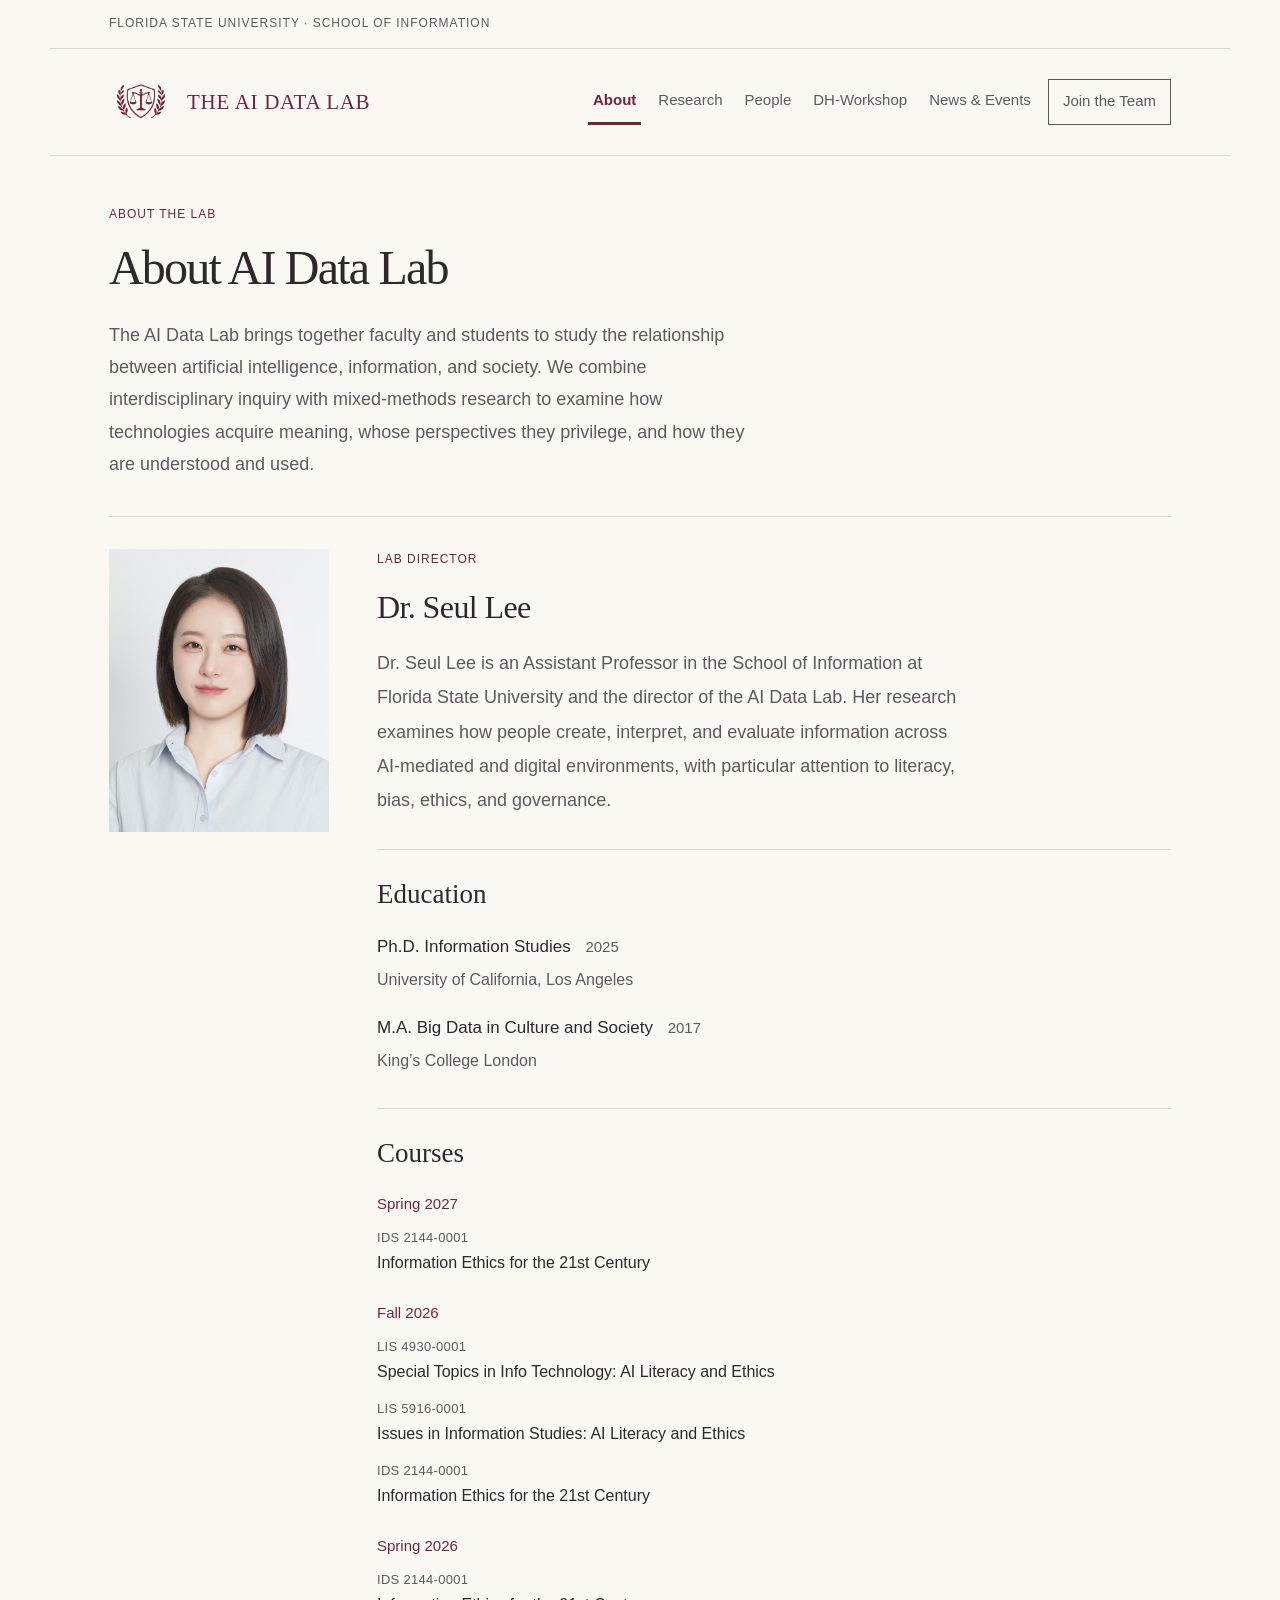
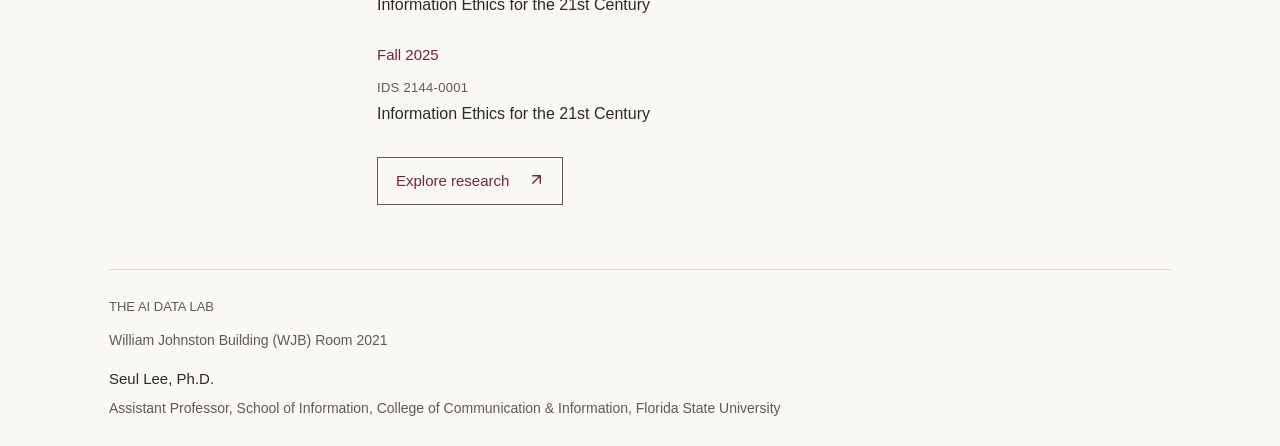
<file: about.html>
<!doctype html>
<html lang="en"><head><meta charset="utf-8"><meta name="viewport" content="width=device-width, initial-scale=1"><meta name="description" content="AI Data Lab at Florida State University: interdisciplinary research on AI, literacy, ethics, governance, and society."><meta name="color-scheme" content="light dark"><title>Seul Lee, Ph.D. | AI Data Lab, Florida State University</title><link rel="icon" href="[data-uri]" type="image/png"><style>
#adl-preview{--adl-paper:light-dark(#faf8f3,#1e1b1b);--adl-ink:light-dark(#30272a,#f6eeea);--adl-wine:light-dark(#6f263d,#e2acbb);--adl-muted:light-dark(#71666a,#bdb0b4);--adl-rule:light-dark(#ddd5ce,#4b3d42);--adl-panel:light-dark(#f0ece5,#2c2528);--adl-gold:light-dark(#9a783e,#d6b878);color-scheme:light dark;background:var(--adl-paper);color:var(--adl-ink);font:15px/1.65 Arial,Helvetica,sans-serif;min-width:0}
#adl-preview *{box-sizing:border-box}#adl-preview h1,#adl-preview h2,#adl-preview h3,#adl-preview p{margin:0}#adl-preview button,#adl-preview a{font:inherit}#adl-preview button{cursor:auto}#adl-preview a{color:inherit}#adl-preview button:focus-visible,#adl-preview a:focus-visible{outline:2px solid var(--adl-gold);outline-offset:5px}#adl-preview .adl-top{padding:12px 5%;border-bottom:1px solid var(--adl-rule);font-size:10px;letter-spacing:2px;text-transform:uppercase;color:var(--adl-muted)}#adl-preview .adl-header{padding:22px 5%;display:flex;align-items:center;justify-content:space-between;gap:24px;border-bottom:1px solid var(--adl-rule)}#adl-preview .adl-brand{border:0;background:none;color:var(--adl-wine);display:flex;align-items:center;gap:12px;text-align:left;padding:0}#adl-preview .adl-mark{font-family:Georgia,serif;font-style:italic;font-size:34px;border:1px solid var(--adl-wine);width:44px;height:46px;display:grid;place-items:center;line-height:1}#adl-preview .adl-brand strong{font-size:16px;font-weight:500;letter-spacing:1px}#adl-preview .adl-brand small{display:block;font-size:10px;letter-spacing:1px;color:var(--adl-muted)}#adl-preview nav{display:flex;gap:22px;flex-wrap:wrap;align-items:center}#adl-preview nav button{padding:6px 0;background:none;border:0;border-bottom:1px solid transparent;color:var(--adl-muted);font-size:12px}#adl-preview nav button[aria-current="page"]{color:var(--adl-wine);border-bottom-color:var(--adl-wine)}#adl-preview nav button.adl-nav-join{padding:8px 14px;border:1px solid var(--adl-rule);color:var(--adl-ink)}#adl-preview .adl-hero{display:grid;grid-template-columns:1.15fr 1fr;align-items:center;gap:40px;padding:64px 5% 58px}#adl-preview .adl-eyebrow{font-size:10px;letter-spacing:2px;text-transform:uppercase;color:var(--adl-wine);display:block;margin-bottom:22px}#adl-preview h1{font:400 clamp(35px,5.1vw,61px)/1.09 Georgia,serif;letter-spacing:-1.8px}#adl-preview h1 em{font-weight:400;color:var(--adl-wine)}#adl-preview .adl-lead{max-width:470px;color:var(--adl-muted);font-size:15px;margin-top:24px;line-height:1.8}#adl-preview .adl-actions{display:flex;flex-wrap:wrap;gap:12px;margin-top:28px;align-items:center}#adl-preview .adl-action{border:1px solid var(--adl-wine);background:var(--adl-wine);color:var(--adl-paper);padding:12px 19px;font-size:12px;text-decoration:none;display:inline-flex;align-items:center;gap:20px}#adl-preview .adl-action.secondary{background:none;color:var(--adl-wine);border-color:var(--adl-rule)}#adl-preview .adl-art{padding:24px;background:var(--adl-panel);border-top:2px solid var(--adl-gold)}#adl-preview .adl-art img{width:100%;height:auto;display:block;background:#fff}#adl-preview .adl-art-label{display:flex;justify-content:space-between;gap:20px;margin-top:18px;font-size:9px;letter-spacing:1.2px;text-transform:uppercase;color:var(--adl-muted)}#adl-preview .adl-bar{border-block:1px solid var(--adl-rule);margin:0 5%;padding:17px 0;display:flex;gap:20px;justify-content:space-between;flex-wrap:wrap;font-size:10px;letter-spacing:1.5px;text-transform:uppercase;color:var(--adl-muted)}#adl-preview .adl-section{padding:48px 5%}#adl-preview .adl-section-head{display:flex;justify-content:space-between;align-items:end;gap:20px;margin-bottom:28px}#adl-preview h2{font:400 32px/1.2 Georgia,serif;letter-spacing:-.6px}#adl-preview .adl-textlink{border:0;background:none;color:var(--adl-wine);padding:0;font-size:12px;text-decoration:underline;text-underline-offset:5px}#adl-preview .adl-areas{display:grid;grid-template-columns:repeat(3,minmax(0,1fr));gap:28px}#adl-preview .adl-area{padding-top:18px;border-top:1px solid var(--adl-rule)}#adl-preview .adl-area i{color:var(--adl-gold);font-style:normal;font-size:11px;letter-spacing:1px}#adl-preview h3{font:400 21px/1.3 Georgia,serif;margin:14px 0 12px}#adl-preview .adl-area p,#adl-preview .adl-project p{font-size:13px;color:var(--adl-muted);line-height:1.75}#adl-preview .adl-projects{background:var(--adl-panel)}#adl-preview .adl-project{display:grid;grid-template-columns:1fr 1.1fr auto;align-items:center;gap:25px;padding:24px 0;border-top:1px solid var(--adl-rule)}#adl-preview .adl-project h3{margin:0;font-size:22px}#adl-preview .adl-project .adl-tag{font-size:9px;color:var(--adl-wine);text-transform:uppercase;letter-spacing:1.5px;margin-bottom:8px;display:block}#adl-preview .adl-invite{margin:44px 5%;padding:32px;border-left:2px solid var(--adl-gold);display:flex;align-items:center;justify-content:space-between;gap:24px}#adl-preview .adl-invite p{margin-top:10px;color:var(--adl-muted);font-size:13px;max-width:510px}#adl-preview footer{margin:0 5%;padding:25px 0;border-top:1px solid var(--adl-rule);display:flex;justify-content:space-between;gap:20px;font-size:11px;color:var(--adl-muted)}#adl-preview .adl-inner{padding:54px 5% 64px;min-height:500px}#adl-preview .adl-inner h1{font-size:48px}#adl-preview .adl-inner .adl-lead{max-width:650px;margin-bottom:36px}#adl-preview .adl-bio{display:grid;grid-template-columns:190px 1fr;gap:38px;margin-top:35px}#adl-preview .adl-bio img{width:100%;height:auto}#adl-preview .adl-bio p{color:var(--adl-muted);max-width:600px}#adl-preview .adl-email{overflow-wrap:anywhere;font-size:22px;color:var(--adl-wine)}#adl-preview [hidden]{display:none!important}
@media(max-width:720px){#adl-preview .adl-header{align-items:flex-start;flex-direction:column;gap:18px}#adl-preview nav{gap:18px}#adl-preview .adl-hero{grid-template-columns:1fr;padding-block:38px;gap:30px}#adl-preview h1{font-size:46px}#adl-preview .adl-art{max-width:430px}#adl-preview .adl-areas{grid-template-columns:1fr;gap:22px}#adl-preview .adl-project{grid-template-columns:1fr;gap:10px}#adl-preview .adl-project>span{display:none}#adl-preview .adl-invite{margin-block:20px;display:block;padding:24px}#adl-preview .adl-invite .adl-action{margin-top:22px}#adl-preview .adl-section-head{align-items:start;flex-direction:column}#adl-preview .adl-bio{grid-template-columns:1fr}#adl-preview .adl-bio img{max-width:190px}#adl-preview footer{flex-direction:column}#adl-preview .adl-inner h1{font-size:38px}}
#adl-preview{position:relative;font-size:16px;--adl-muted:light-dark(#62575b,#d0c2c7);--adl-gold:light-dark(#80602d,#d6b878)}
#adl-preview .adl-top{font-size:12px;letter-spacing:1px;padding-block:14px}
#adl-preview .adl-header{gap:24px;padding-block:18px}
#adl-preview .adl-brand{gap:14px;min-height:64px}
#adl-preview .adl-emblem{width:64px;height:70px;object-fit:contain;background:#faf8f3;border-radius:3px;padding:3px;flex-shrink:0}
#adl-preview .adl-brand strong{font-family:Georgia,serif;font-size:21px;letter-spacing:.7px;line-height:1.25;display:block}
#adl-preview .adl-brand small{font-size:12px;letter-spacing:.5px;margin-top:5px}
#adl-preview nav{gap:14px}
#adl-preview nav button{min-height:44px;font-size:14px;padding:9px 5px}
#adl-preview nav button.adl-nav-join{padding:9px 14px;border-color:var(--adl-muted)}
#adl-preview nav button[aria-current="page"]{border-bottom:3px solid var(--adl-wine);font-weight:600}
#adl-preview .adl-eyebrow{font-size:12px;letter-spacing:1.2px;margin-bottom:18px}
#adl-preview .adl-lead{font-size:17px;line-height:1.8}
#adl-preview .adl-action{min-height:48px;font-size:15px;padding:11px 18px;justify-content:center}
#adl-preview .adl-action.secondary{border-color:var(--adl-muted)}
#adl-preview .adl-bar{font-size:12px;letter-spacing:1px;gap:16px}
#adl-preview .adl-textlink{font-size:15px;min-height:44px;text-align:left;padding-block:8px}
#adl-preview .adl-area i,#adl-preview .adl-project .adl-tag{font-size:12px;letter-spacing:1px}
#adl-preview .adl-area p,#adl-preview .adl-project p,#adl-preview .adl-invite p{font-size:16px;line-height:1.8}
#adl-preview .adl-art{background:var(--adl-panel);padding:32px;text-align:center;display:flex;align-items:center;flex-direction:column;gap:20px}
#adl-preview .adl-art .adl-hero-crest{width:180px;height:180px;object-fit:contain;background:#faf8f3;border-radius:50%;padding:20px}
#adl-preview .adl-art-wordmark{font:400 29px/1.2 Georgia,serif;letter-spacing:1px;color:var(--adl-wine)}
#adl-preview .adl-art-label{display:block;margin:0;font-size:12px;line-height:1.7;letter-spacing:1px}
#adl-preview footer{font-size:13px;line-height:1.8}
#adl-preview :is(button,a):focus-visible{outline:3px solid var(--adl-wine);outline-offset:4px;box-shadow:0 0 0 6px var(--adl-paper)}
#adl-preview .adl-skip{position:absolute;top:8px;left:5%;z-index:10;transform:translateY(-180%);padding:12px 18px;background:var(--adl-paper);color:var(--adl-ink);border:2px solid var(--adl-wine);font-size:16px}
#adl-preview .adl-skip:focus{transform:none}
#adl-preview .adl-sr{position:absolute;width:1px;height:1px;padding:0;margin:-1px;overflow:hidden;clip-path:inset(50%);white-space:nowrap;border:0}
#adl-preview .adl-inner a:not(.adl-action){text-decoration:underline;text-underline-offset:4px;display:inline-block;min-height:44px;padding-block:5px}
#adl-preview .adl-email{font-size:clamp(18px,3vw,24px)}
@media(max-width:800px){#adl-preview .adl-header{align-items:flex-start;flex-direction:column;gap:12px}#adl-preview nav{width:100%;gap:5px 16px}#adl-preview .adl-hero{grid-template-columns:1fr;padding-block:38px}#adl-preview .adl-art{max-width:100%;width:100%}}
@media(max-width:420px){#adl-preview .adl-brand strong{font-size:19px}#adl-preview .adl-emblem{width:54px;height:60px}#adl-preview nav{gap:4px 10px}#adl-preview nav button{font-size:14px}#adl-preview h1{font-size:38px;letter-spacing:-1px}#adl-preview .adl-actions{align-items:stretch;flex-direction:column}#adl-preview .adl-inner{padding-top:36px}#adl-preview .adl-art-wordmark{font-size:25px}}
@media(prefers-reduced-motion:reduce){#adl-preview *,#adl-preview *::before,#adl-preview *::after{animation:none!important;transition:none!important;scroll-behavior:auto!important}}
@media(forced-colors:active){#adl-preview :is(button,a):focus-visible{outline:3px solid Highlight;box-shadow:none}#adl-preview nav button[aria-current="page"]{border-bottom:3px solid Highlight}#adl-preview .adl-action{border:2px solid ButtonText}}

#adl-preview .adl-project{grid-template-columns:1fr 1.15fr auto}#adl-preview .adl-project>button{white-space:nowrap}#adl-preview .adl-art{border:1px solid var(--adl-rule);border-top:2px solid var(--adl-gold)}#adl-preview .adl-art-wordmark{font-size:25px}#adl-preview .adl-hero{padding-block:50px}#adl-preview .adl-hero h1{font-size:clamp(44px,6vw,72px)}#adl-preview .adl-project h3{font-size:24px}#adl-preview .adl-area h3{margin-top:0}
@media(max-width:720px){#adl-preview .adl-project{grid-template-columns:1fr}#adl-preview .adl-project>button{justify-self:start}#adl-preview .adl-hero h1{font-size:44px}}
#adl-preview .adl-research-entry{display:grid;grid-template-columns:1fr 1.15fr;gap:40px;padding:34px 0;border-top:1px solid var(--adl-rule);scroll-margin-top:20px}
#adl-preview .adl-research-heading h2{font-size:28px;line-height:1.3}
#adl-preview .adl-research-heading .adl-eyebrow{margin-bottom:16px;line-height:1.7}
#adl-preview .adl-research-body>p{font-size:16px;line-height:1.8;color:var(--adl-muted);margin-bottom:18px}
#adl-preview details{border-top:1px solid var(--adl-rule)}
#adl-preview summary{min-height:48px;padding:12px 2px;font-size:14px;line-height:1.6;color:var(--adl-wine);text-decoration:underline;text-underline-offset:4px}
#adl-preview summary:focus-visible{outline:3px solid var(--adl-wine);outline-offset:4px}
#adl-preview .adl-citation{padding:6px 0 12px;font-size:14px;line-height:1.8;color:var(--adl-muted);overflow-wrap:anywhere}
#adl-preview .adl-citation a{font-size:14px;color:var(--adl-wine);margin-top:12px}
#adl-preview .adl-research-bottom{padding:32px 0;border-top:1px solid var(--adl-rule)}
#adl-preview .adl-research-bottom p{color:var(--adl-muted);margin:16px 0 24px;max-width:680px;font-size:16px;line-height:1.8}
#adl-preview .adl-home-ongoing{padding-top:36px;border-top:1px solid var(--adl-rule)}
#adl-preview .adl-home-projects{display:grid;grid-template-columns:1fr 1fr;gap:0 32px;margin-top:22px}
#adl-preview .adl-home-project{padding:22px 0;border-top:1px solid var(--adl-rule)}
#adl-preview .adl-home-project h3{font-size:23px;margin:0 0 12px}
#adl-preview .adl-home-project p{font-size:15px;color:var(--adl-muted);margin-bottom:12px}
@media(max-width:720px){#adl-preview .adl-research-entry{grid-template-columns:1fr;gap:20px}#adl-preview .adl-research-heading h2{font-size:26px}#adl-preview .adl-home-projects{grid-template-columns:1fr}}

/* Final reading rhythm. Edit colors in the variables at the start of site.css. */
html{scroll-behavior:smooth;scroll-padding-top:24px}body{margin:0;background:#faf8f3}#adl-preview{max-width:1180px;margin-inline:auto;font-size:18px}#adl-preview .adl-lead{max-width:62ch;font-size:18px;line-height:1.8}#adl-preview .adl-hero{grid-template-columns:1.25fr .85fr;gap:48px;padding-block:58px}#adl-preview .adl-art{padding:28px}#adl-preview .adl-art .adl-hero-crest{width:160px;height:160px}#adl-preview .adl-section{padding-block:52px}#adl-preview .adl-areas{gap:34px}#adl-preview .adl-area p,#adl-preview .adl-project p,#adl-preview .adl-home-project p,#adl-preview .adl-invite p,#adl-preview .adl-bio p{font-size:17px;line-height:1.85;max-width:65ch}#adl-preview .adl-area h3{font-size:25px;line-height:1.35;margin-bottom:18px}#adl-preview .adl-bar{line-height:1.8}#adl-preview .adl-project{padding-block:30px;gap:32px}#adl-preview .adl-project h3{font-size:25px;line-height:1.4}#adl-preview .adl-inner{padding-top:48px}#adl-preview .adl-research-entry{grid-template-columns:minmax(0,.9fr) minmax(0,1.1fr);gap:48px;padding-block:42px}#adl-preview .adl-research-heading h2{font-size:30px;line-height:1.35}#adl-preview .adl-research-body>p{font-size:18px;line-height:1.85;max-width:58ch}#adl-preview .adl-citation{font-size:16px;line-height:1.85}#adl-preview .adl-citation a,#adl-preview summary{font-size:16px}#adl-preview summary{padding-block:16px}#adl-preview .adl-home-projects{gap:0 42px}#adl-preview .adl-home-project{padding-block:30px}#adl-preview .adl-home-project h3{font-size:25px;line-height:1.4}#adl-preview .adl-eyebrow{line-height:1.7;letter-spacing:1px}#adl-preview .adl-project>span{display:none}#adl-preview a.adl-brand{text-decoration:none}#adl-preview nav a{display:inline-flex;align-items:center;min-height:46px;padding:8px 5px;color:var(--adl-muted);font-size:15px;text-decoration:none;border-bottom:3px solid transparent}#adl-preview nav a[aria-current=page]{color:var(--adl-wine);border-bottom-color:var(--adl-wine);font-weight:600}#adl-preview nav .adl-nav-join{padding:8px 14px;border:1px solid var(--adl-muted)}#adl-preview a.adl-textlink{display:inline-flex;align-items:center;min-height:46px;line-height:1.6}#adl-preview .adl-people{margin-top:48px;padding-top:32px;border-top:1px solid var(--adl-rule)}#adl-preview .adl-people p{max-width:66ch;font-size:17px;line-height:1.85;color:var(--adl-muted);margin-top:16px}#adl-preview .adl-logo-background{background:#faf8f3}#adl-preview .adl-action span{white-space:nowrap}#adl-preview .adl-skip{position:absolute;clip-path:inset(100%);transform:none}#adl-preview .adl-skip:focus{clip-path:none}#adl-preview .adl-main:focus{outline:none}#adl-preview a,#adl-preview button,#adl-preview summary{touch-action:manipulation;overflow-wrap:anywhere}#adl-preview [id]{scroll-margin-top:28px}#adl-preview .adl-research-list{margin-top:40px}#adl-preview .adl-section-head{margin-bottom:32px}#adl-preview .adl-inner .adl-bio h2{font-size:32px}
@media(max-width:850px){#adl-preview .adl-hero,#adl-preview .adl-research-entry{grid-template-columns:1fr}#adl-preview .adl-art{max-width:430px;justify-self:start;width:100%}#adl-preview .adl-areas{grid-template-columns:1fr}#adl-preview .adl-area{padding-top:24px}#adl-preview .adl-area p{max-width:65ch}#adl-preview .adl-area h3 br{display:none}#adl-preview .adl-research-entry{gap:22px}#adl-preview .adl-project{grid-template-columns:1fr;gap:15px}#adl-preview .adl-project>a{justify-self:start}}
@media(max-width:520px){#adl-preview .adl-top{font-size:12px;padding-inline:6%}#adl-preview .adl-header,#adl-preview .adl-inner,#adl-preview .adl-section,#adl-preview .adl-hero{padding-inline:6%}#adl-preview h2{font-size:28px}#adl-preview .adl-research-heading h2{font-size:27px}#adl-preview .adl-home-projects{grid-template-columns:1fr}#adl-preview .adl-bio{grid-template-columns:1fr}#adl-preview .adl-inner h1{font-size:40px}#adl-preview nav{gap:4px 12px}#adl-preview .adl-brand strong{font-size:19px}#adl-preview .adl-invite{margin-inline:6%;padding-inline:20px}#adl-preview .adl-research-entry br{display:none}}
@media(prefers-reduced-motion:reduce){html{scroll-behavior:auto}}
@media(prefers-color-scheme:dark){body{background:#1e1b1b}}
@media print{body,#adl-preview{background:#fff!important;color:#000!important}#adl-preview nav,#adl-preview .adl-skip{display:none}#adl-preview{max-width:none}#adl-preview .adl-research-entry{break-inside:avoid}#adl-preview details{display:block}#adl-preview details>*{display:block}#adl-preview a{color:inherit}}

/* People: open editorial columns, consistent portraits, short readable biographies. */
#adl-preview .adl-people-page{padding-bottom:20px}
#adl-preview .adl-people-intro{max-width:760px;margin-bottom:54px}
#adl-preview .adl-people-intro .adl-lead{margin-bottom:0}
#adl-preview .adl-roster-heading{padding-top:28px;border-top:1px solid var(--adl-rule);display:flex;justify-content:space-between;align-items:baseline;gap:24px;margin-bottom:32px}
#adl-preview .adl-roster-heading h2{font:400 25px/1.4 Georgia,serif}
#adl-preview .adl-roster-heading>p{font-size:13px;line-height:1.7;color:var(--adl-muted);max-width:270px}
#adl-preview .adl-student-grid{display:grid;grid-template-columns:repeat(3,minmax(0,1fr));gap:34px}
#adl-preview .adl-student{min-width:0}
#adl-preview .adl-student-photo{position:relative;aspect-ratio:4/5;overflow:hidden;background:var(--adl-panel)}
#adl-preview .adl-student-photo img{position:absolute;top:0;width:300%;height:100%;max-width:none;object-fit:cover}
#adl-preview .adl-demo-left{left:0}#adl-preview .adl-demo-middle{left:-100%}#adl-preview .adl-demo-right{left:-200%}
#adl-preview .adl-student-copy{padding-top:24px}
#adl-preview .adl-profile-type{font-size:12px;line-height:1.6;color:var(--adl-muted);margin-bottom:8px}
#adl-preview .adl-student h3{font:400 29px/1.3 Georgia,serif;margin:0 0 8px;letter-spacing:-.3px}
#adl-preview .adl-student-role{font-size:15px;color:var(--adl-wine);line-height:1.6}
#adl-preview .adl-student-field{font-size:14px;color:var(--adl-muted);margin-top:3px}
#adl-preview .adl-student-description{font-size:17px;line-height:1.85;color:var(--adl-ink);margin-top:20px;max-width:35ch}
#adl-preview .adl-student-interest{margin-top:24px;padding-top:18px;border-top:1px solid var(--adl-rule);font-size:15px;line-height:1.7;color:var(--adl-ink)}
#adl-preview .adl-student-interest span{display:block;font-size:12px;color:var(--adl-muted);margin-bottom:4px}
#adl-preview .adl-team-join{display:grid;grid-template-columns:1fr 1.35fr;gap:48px;margin-top:64px;padding:42px 0;border-top:2px solid var(--adl-wine)}
#adl-preview .adl-team-join h2{font-size:39px}
#adl-preview .adl-team-join p{font-size:18px;line-height:1.85;color:var(--adl-muted);max-width:52ch;margin-bottom:24px}
#adl-preview .adl-team-join .adl-textlink{margin-left:20px}
#adl-preview .adl-bio{grid-template-columns:220px minmax(0,1fr);gap:48px;padding-top:32px;border-top:1px solid var(--adl-rule);align-items:start}
#adl-preview .adl-bio>img{width:100%;aspect-ratio:4/5;object-fit:cover;object-position:center 20%}
#adl-preview .adl-bio p{font-size:18px;line-height:1.9;max-width:58ch}
#adl-preview nav{gap:12px}
@media(max-width:900px){#adl-preview .adl-roster-heading{align-items:flex-start;flex-direction:column;gap:8px}#adl-preview .adl-roster-heading>p{max-width:none}#adl-preview .adl-student-grid{gap:24px}#adl-preview .adl-student h3{font-size:25px}#adl-preview .adl-team-join{grid-template-columns:1fr;gap:20px}}
@media(max-width:650px){#adl-preview .adl-student-grid{grid-template-columns:1fr;gap:38px}#adl-preview .adl-student{display:grid;grid-template-columns:120px minmax(0,1fr);gap:22px}#adl-preview .adl-student-copy{padding:0}#adl-preview .adl-student-description{grid-column:1/-1;font-size:16px}#adl-preview .adl-student h3{font-size:26px}#adl-preview .adl-student-interest{margin-top:16px}#adl-preview .adl-bio{grid-template-columns:1fr;gap:24px}#adl-preview .adl-bio>img{max-width:220px}#adl-preview .adl-team-join{margin-top:42px}#adl-preview .adl-team-join .adl-textlink{margin:14px 0 0;display:flex}}
@media(max-width:400px){#adl-preview .adl-student{grid-template-columns:1fr}#adl-preview .adl-student-photo{max-width:100%;aspect-ratio:4/3}#adl-preview .adl-student-photo img{object-position:center 25%}#adl-preview .adl-student-grid{gap:44px}}

#adl-preview .adl-student-photo img.adl-real-portrait{left:0;width:100%;height:100%;object-fit:cover;object-position:center top}
#adl-preview .adl-student-photo img{object-position:center 20%}

#adl-preview .adl-feature-icon{width:44px;height:44px;color:var(--adl-wine);margin-bottom:24px;display:block}
#adl-preview .adl-feature-icon svg{display:block;width:100%;height:100%;stroke:currentColor;fill:none;stroke-width:1.4;stroke-linecap:round;stroke-linejoin:round}
#adl-preview .adl-areas h3{font-size:25px;line-height:1.35}#adl-preview .adl-areas p{font-size:17px;line-height:1.75;max-width:34ch}
#adl-preview .adl-projects .adl-project{grid-template-columns:64px 1fr auto;gap:24px;padding-block:26px}
#adl-preview .adl-projects .adl-project .adl-feature-icon{margin:0;width:44px;height:44px}
#adl-preview .adl-projects .adl-project h3{font-size:25px;margin-bottom:8px}
#adl-preview .adl-projects .adl-project p{font-size:16px;line-height:1.7;max-width:55ch}
#adl-preview .adl-home-project .adl-feature-icon{width:34px;height:34px;margin-bottom:18px}
#adl-preview .adl-home-project h3{font-size:24px}
#adl-preview .adl-team-preview{padding:48px 5%;border-top:1px solid var(--adl-rule)}
#adl-preview .adl-team-preview-grid{display:grid;grid-template-columns:repeat(3,minmax(0,1fr));gap:24px}
#adl-preview .adl-team-preview-grid .adl-student-photo{aspect-ratio:1/1}
#adl-preview .adl-team-preview-grid p{font-size:14px;color:var(--adl-muted);margin-top:12px}
#adl-preview .adl-research-heading .adl-feature-icon{width:36px;height:36px;margin-bottom:18px}
#adl-preview .adl-hero .adl-lead{max-width:45ch;font-size:20px;line-height:1.75}
#adl-preview .adl-roster-heading>p{font-size:12px}
@media(max-width:650px){#adl-preview .adl-projects .adl-project{grid-template-columns:44px minmax(0,1fr);gap:16px}#adl-preview .adl-projects .adl-project>a{grid-column:2}#adl-preview .adl-team-preview-grid{gap:12px}#adl-preview .adl-team-preview{padding-inline:6%}#adl-preview .adl-team-preview-grid p{font-size:12px}}

#adl-preview .adl-projects .adl-project>.adl-feature-icon{display:block}#adl-preview .adl-projects .adl-project>div{min-width:0}
/* Larger section icons; retain comfortable mobile proportions. */
#adl-preview .adl-feature-icon{width:72px;height:72px;margin-bottom:26px;flex-shrink:0}
#adl-preview .adl-projects .adl-project{grid-template-columns:92px minmax(0,1fr) auto;gap:28px}
#adl-preview .adl-projects .adl-project .adl-feature-icon{width:72px;height:72px;margin:0}
#adl-preview .adl-home-project .adl-feature-icon{width:60px;height:60px;margin-bottom:22px}
#adl-preview .adl-research-heading .adl-feature-icon{width:60px;height:60px;margin-bottom:22px}
#adl-preview .adl-feature-icon>svg{width:100%;height:100%;display:block}
@media(max-width:650px){#adl-preview .adl-feature-icon{width:60px;height:60px}#adl-preview .adl-projects .adl-project{grid-template-columns:64px minmax(0,1fr);gap:20px}#adl-preview .adl-projects .adl-project .adl-feature-icon{width:56px;height:56px}#adl-preview .adl-home-project .adl-feature-icon,#adl-preview .adl-research-heading .adl-feature-icon{width:52px;height:52px}}

#adl-preview .adl-photo-empty{background:transparent;border:1px solid var(--adl-rule)}#adl-preview .adl-student-description+.adl-student-description{margin-top:14px}#adl-preview .adl-team-preview-grid .adl-team-name{font:400 20px/1.5 Georgia,serif;color:var(--adl-ink);margin-top:16px}

#adl-preview .adl-project-team{font-size:15px;line-height:1.8;color:var(--adl-muted);margin:18px 0 24px}#adl-preview .adl-project-team strong{font-weight:500}#adl-preview .adl-project-team a{color:var(--adl-wine);text-underline-offset:4px}#adl-preview .adl-student-interest a{color:var(--adl-wine);display:inline-block;min-height:44px;padding-block:7px}

#adl-preview .adl-bio>img{height:auto;aspect-ratio:auto;object-fit:contain}#adl-preview .adl-bio{align-items:start}

#adl-preview .adl-footer-name{margin-top:12px;font-size:15px;color:var(--adl-ink)}#adl-preview .adl-footer-affiliation{max-width:78ch;margin-top:4px;font-size:14px;line-height:1.8;color:var(--adl-muted)}
#adl-preview .adl-academic-section{margin-top:32px;padding-top:26px;border-top:1px solid var(--adl-rule)}
#adl-preview .adl-academic-section h3{font:400 27px/1.35 Georgia,serif;color:var(--adl-ink);margin:0 0 20px}
#adl-preview .adl-education-list{margin:0;display:grid;gap:20px}
#adl-preview .adl-education-list dt{font-size:17px;font-weight:500;line-height:1.7;color:var(--adl-ink)}
#adl-preview .adl-education-list dt span{font-size:15px;color:var(--adl-muted);margin-left:10px;white-space:nowrap}
#adl-preview .adl-education-list dd{margin:4px 0 0;font-size:16px;line-height:1.8;color:var(--adl-muted)}
#adl-preview .adl-term+.adl-term{margin-top:22px}
#adl-preview .adl-term h4{font-size:15px;font-weight:500;color:var(--adl-wine);margin:0 0 9px;line-height:1.7}
#adl-preview .adl-term ul{list-style:none;padding:0;margin:0;display:grid;gap:10px}
#adl-preview .adl-term li{font-size:16px;line-height:1.8;color:var(--adl-ink);max-width:58ch}
#adl-preview .adl-course-code{display:block;font-size:13px;letter-spacing:.3px;color:var(--adl-muted)}
#adl-preview footer .adl-footer-office{font-size:14px;line-height:1.8;margin-top:9px;color:var(--adl-muted)}

#adl-preview footer .adl-footer-affiliation{max-width:none;font-size:clamp(12px,1.15vw,14px);white-space:nowrap;line-height:1.8}#adl-preview footer>div{max-width:100%;min-width:0}@media(max-width:850px){#adl-preview footer .adl-footer-affiliation{white-space:normal;font-size:14px}}

#adl-preview .adl-research-nav{position:relative;display:inline-flex}#adl-preview .adl-research-dropdown{display:none;position:absolute;top:100%;left:-12px;z-index:20;min-width:190px;padding:10px 14px;background:var(--adl-paper,var(--adl-page-background));border:1px solid var(--adl-rule)}#adl-preview .adl-research-dropdown>a{display:flex;white-space:nowrap}#adl-preview .adl-research-nav:hover .adl-research-dropdown,#adl-preview .adl-research-nav:focus-within .adl-research-dropdown{display:block}

#adl-preview svg.adl-link-arrow{display:inline-block;width:1em;height:1em;min-width:1em;vertical-align:-.12em;flex-shrink:0;color:inherit;stroke:currentColor;fill:none}
</style><script type="application/ld+json">{
  "@context": "https://schema.org",
  "@graph": [
    {
      "@type": "Organization",
      "@id": "https://seul-leee.github.io/AI-data-lab/#lab",
      "name": "The AI Data Lab",
      "description": "The AI Data Lab studies AI literacy, ethics, governance, and digital culture through interdisciplinary research led by Dr. Seul Lee.",
      "director": {
        "@id": "https://seul-leee.github.io/AI-data-lab/#seul-lee"
      },
      "email": "seul.lee@fsu.edu",
      "location": {
        "@type": "Place",
        "name": "William Johnston Building (WJB) Room 2021"
      },
      "url": "https://seul-leee.github.io/AI-data-lab/"
    },
    {
      "@type": "Person",
      "@id": "https://seul-leee.github.io/AI-data-lab/#seul-lee",
      "name": "Seul Lee",
      "honorificSuffix": "Ph.D.",
      "jobTitle": "Assistant Professor",
      "worksFor": {
        "@id": "https://seul-leee.github.io/AI-data-lab/#fsu"
      },
      "sameAs": [
        "https://directory.cci.fsu.edu/seul-lee/"
      ],
      "url": "https://seul-leee.github.io/AI-data-lab/about.html"
    },
    {
      "@type": "CollegeOrUniversity",
      "@id": "https://seul-leee.github.io/AI-data-lab/#fsu",
      "name": "Florida State University"
    }
  ]
}</script><link rel="canonical" href="https://seul-leee.github.io/AI-data-lab/about.html"></head>
<body><div id="adl-preview"><a class="adl-skip" href="#adl-main">Skip to main content</a><div class="adl-top">Florida State University · School of Information</div>
<header class="adl-header">
<a href="index.html" class="adl-brand" aria-label="AI Data Lab home"><img class="adl-emblem" src="[data-uri]" alt=""><span><strong>THE AI DATA LAB</strong></span></a>
<nav aria-label="Primary navigation"><a href="about.html" aria-current="page">About</a><span class="adl-research-nav"><a href="current-projects.html">Research</a><span class="adl-research-dropdown"><a href="current-projects.html">Current Projects</a><a href="selected-work.html">Selected Work</a></span></span><a href="people.html">People</a><a href="dh-workshop.html">DH-Workshop</a><a href="news-events.html">News &amp; Events</a><a href="join-us.html" class="adl-nav-join">Join the Team</a></nav>
</header>
<main class="adl-main" id="adl-main" tabindex="-1"><section class="adl-inner"><span class="adl-eyebrow">About the lab</span><h1>About AI Data Lab</h1><p class="adl-lead">The AI Data Lab brings together faculty and students to study the relationship between artificial intelligence, information, and society. We combine interdisciplinary inquiry with mixed-methods research to examine how technologies acquire meaning, whose perspectives they privilege, and how they are understood and used.</p><div class="adl-bio"><img src="[data-uri]" alt="Dr. Seul Lee" width="760" height="977"><div><span class="adl-eyebrow">Lab Director</span><h2>Dr. Seul Lee</h2><p style="margin-top:20px">Dr. Seul Lee is an Assistant Professor in the School of Information at Florida State University and the director of the AI Data Lab. Her research examines how people create, interpret, and evaluate information across AI-mediated and digital environments, with particular attention to literacy, bias, ethics, and governance.</p><section class="adl-academic-section" aria-labelledby="education-title">
<h3 id="education-title">Education</h3>
<dl class="adl-education-list">
<div><dt>Ph.D. Information Studies <span>2025</span></dt><dd>University of California, Los Angeles</dd></div>
<div><dt>M.A. Big Data in Culture and Society <span>2017</span></dt><dd>King’s College London</dd></div>
</dl>
</section>
<section class="adl-academic-section" aria-labelledby="courses-title">
<h3 id="courses-title">Courses</h3>
<div class="adl-term"><h4>Spring 2027</h4><ul><li><span class="adl-course-code">IDS 2144-0001</span> Information Ethics for the 21st Century</li></ul></div>
<div class="adl-term"><h4>Fall 2026</h4><ul><li><span class="adl-course-code">LIS 4930-0001</span> Special Topics in Info Technology: AI Literacy and Ethics</li><li><span class="adl-course-code">LIS 5916-0001</span> Issues in Information Studies: AI Literacy and Ethics</li><li><span class="adl-course-code">IDS 2144-0001</span> Information Ethics for the 21st Century</li></ul></div>
<div class="adl-term"><h4>Spring 2026</h4><ul><li><span class="adl-course-code">IDS 2144-0001</span> Information Ethics for the 21st Century</li></ul></div>
<div class="adl-term"><h4>Fall 2025</h4><ul><li><span class="adl-course-code">IDS 2144-0001</span> Information Ethics for the 21st Century</li></ul></div>
</section>
<div class="adl-actions"><a href="https://directory.cci.fsu.edu/seul-lee/" class="adl-action secondary">Explore research <span aria-hidden="true"><svg class="adl-link-arrow" xmlns="http://www.w3.org/2000/svg" viewBox="0 0 16 16" width="16" height="16" fill="none" stroke="currentColor" stroke-width="1.5" stroke-linecap="round" stroke-linejoin="round" aria-hidden="true" focusable="false"><path d="M4 12 12 4M4 4h8v8"/></svg></span></a></div></div></div></section></main><footer><div><span>THE AI DATA LAB</span><p class="adl-footer-office">William Johnston Building (WJB) Room 2021</p><p class="adl-footer-name">Seul Lee, Ph.D.</p><p class="adl-footer-affiliation">Assistant Professor, School of Information, College of Communication &amp; Information, Florida State University</p></div></footer></div></body></html>
</file>
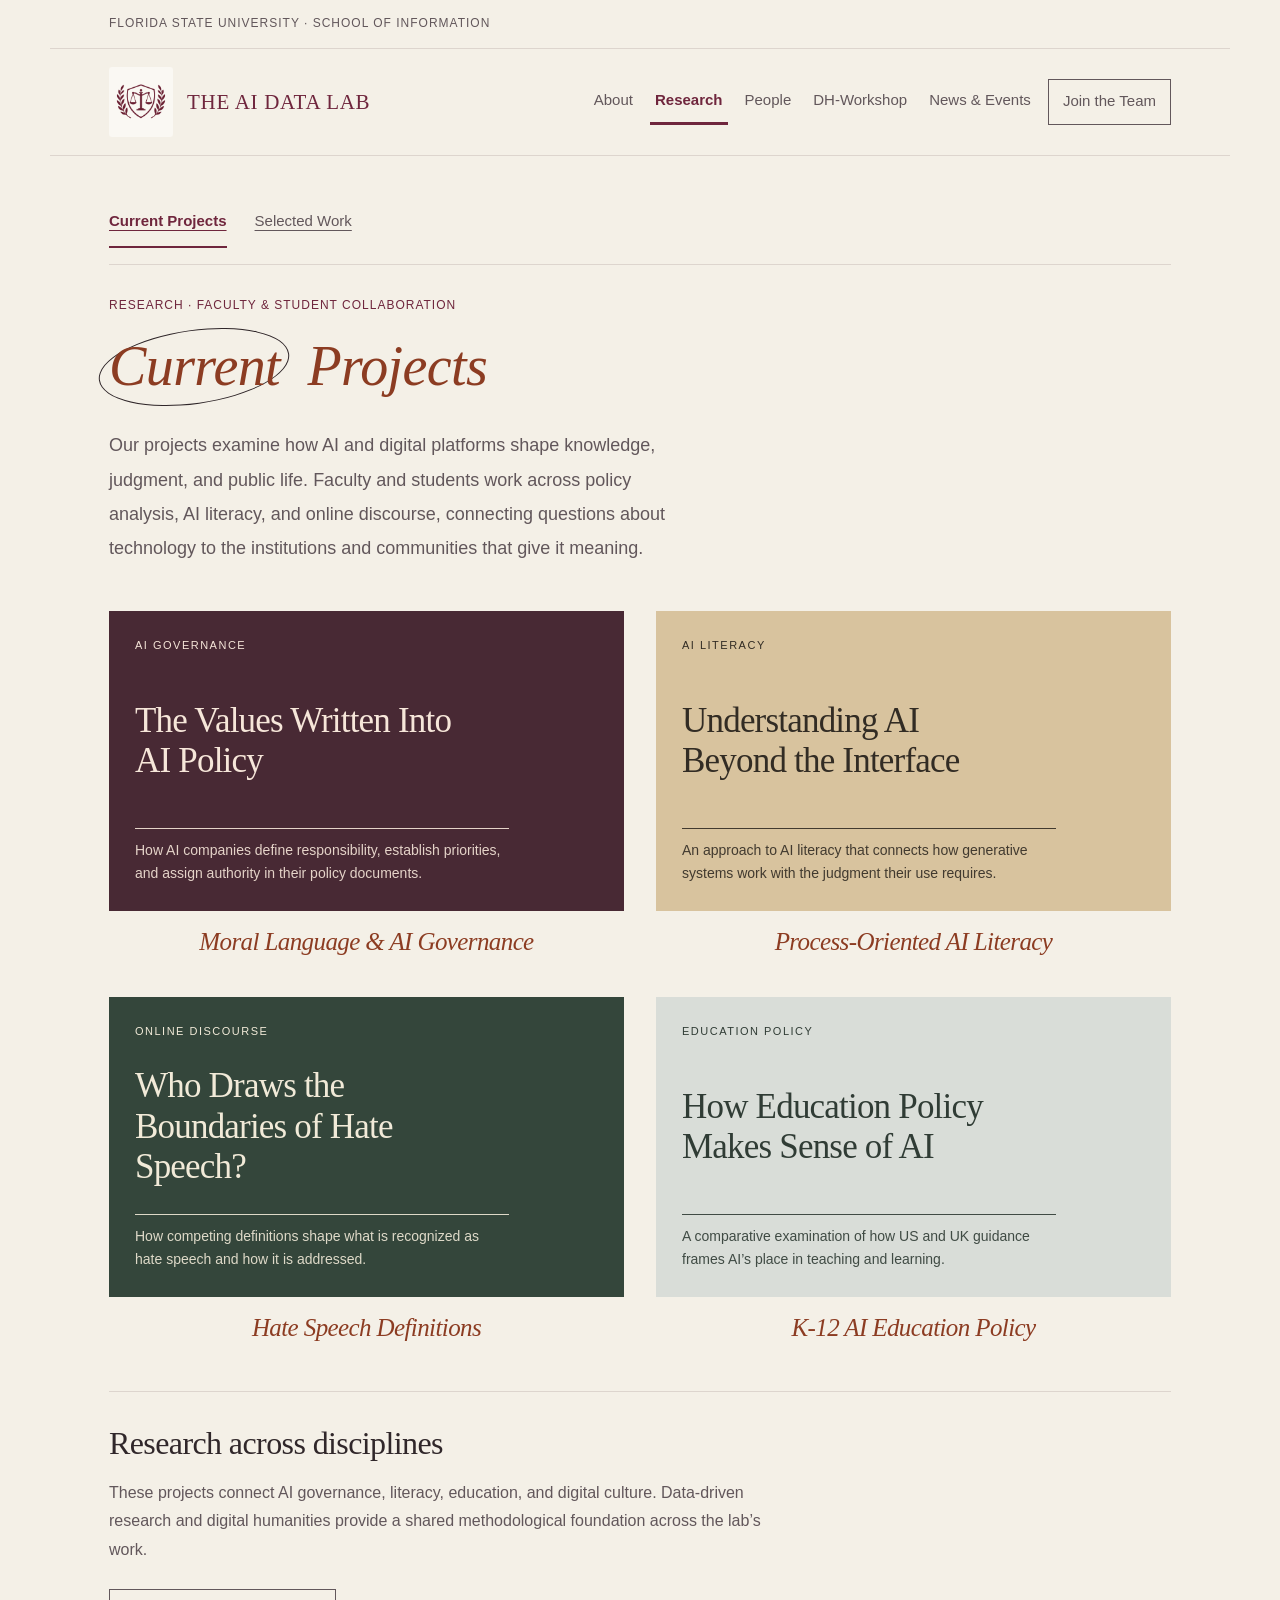
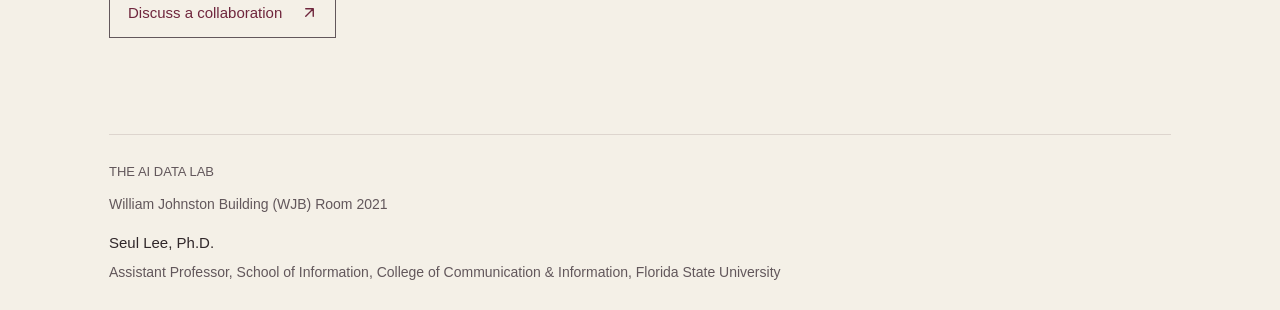
<file: current-projects.html>
<!doctype html>
<html lang="en"><head><meta charset="utf-8"><meta name="viewport" content="width=device-width, initial-scale=1"><meta name="description" content="AI Data Lab at Florida State University: interdisciplinary research on AI, literacy, ethics, governance, and society."><meta name="color-scheme" content="light dark"><title>AI Governance &amp; Literacy Research | AI Data Lab</title><link rel="icon" href="[data-uri]" type="image/png"><style>
#adl-preview{--adl-paper:light-dark(#faf8f3,#1e1b1b);--adl-ink:light-dark(#30272a,#f6eeea);--adl-wine:light-dark(#6f263d,#e2acbb);--adl-muted:light-dark(#71666a,#bdb0b4);--adl-rule:light-dark(#ddd5ce,#4b3d42);--adl-panel:light-dark(#f0ece5,#2c2528);--adl-gold:light-dark(#9a783e,#d6b878);color-scheme:light dark;background:var(--adl-paper);color:var(--adl-ink);font:15px/1.65 Arial,Helvetica,sans-serif;min-width:0}
#adl-preview *{box-sizing:border-box}#adl-preview h1,#adl-preview h2,#adl-preview h3,#adl-preview p{margin:0}#adl-preview button,#adl-preview a{font:inherit}#adl-preview button{cursor:auto}#adl-preview a{color:inherit}#adl-preview button:focus-visible,#adl-preview a:focus-visible{outline:2px solid var(--adl-gold);outline-offset:5px}#adl-preview .adl-top{padding:12px 5%;border-bottom:1px solid var(--adl-rule);font-size:10px;letter-spacing:2px;text-transform:uppercase;color:var(--adl-muted)}#adl-preview .adl-header{padding:22px 5%;display:flex;align-items:center;justify-content:space-between;gap:24px;border-bottom:1px solid var(--adl-rule)}#adl-preview .adl-brand{border:0;background:none;color:var(--adl-wine);display:flex;align-items:center;gap:12px;text-align:left;padding:0}#adl-preview .adl-mark{font-family:Georgia,serif;font-style:italic;font-size:34px;border:1px solid var(--adl-wine);width:44px;height:46px;display:grid;place-items:center;line-height:1}#adl-preview .adl-brand strong{font-size:16px;font-weight:500;letter-spacing:1px}#adl-preview .adl-brand small{display:block;font-size:10px;letter-spacing:1px;color:var(--adl-muted)}#adl-preview nav{display:flex;gap:22px;flex-wrap:wrap;align-items:center}#adl-preview nav button{padding:6px 0;background:none;border:0;border-bottom:1px solid transparent;color:var(--adl-muted);font-size:12px}#adl-preview nav button[aria-current="page"]{color:var(--adl-wine);border-bottom-color:var(--adl-wine)}#adl-preview nav button.adl-nav-join{padding:8px 14px;border:1px solid var(--adl-rule);color:var(--adl-ink)}#adl-preview .adl-hero{display:grid;grid-template-columns:1.15fr 1fr;align-items:center;gap:40px;padding:64px 5% 58px}#adl-preview .adl-eyebrow{font-size:10px;letter-spacing:2px;text-transform:uppercase;color:var(--adl-wine);display:block;margin-bottom:22px}#adl-preview h1{font:400 clamp(35px,5.1vw,61px)/1.09 Georgia,serif;letter-spacing:-1.8px}#adl-preview h1 em{font-weight:400;color:var(--adl-wine)}#adl-preview .adl-lead{max-width:470px;color:var(--adl-muted);font-size:15px;margin-top:24px;line-height:1.8}#adl-preview .adl-actions{display:flex;flex-wrap:wrap;gap:12px;margin-top:28px;align-items:center}#adl-preview .adl-action{border:1px solid var(--adl-wine);background:var(--adl-wine);color:var(--adl-paper);padding:12px 19px;font-size:12px;text-decoration:none;display:inline-flex;align-items:center;gap:20px}#adl-preview .adl-action.secondary{background:none;color:var(--adl-wine);border-color:var(--adl-rule)}#adl-preview .adl-art{padding:24px;background:var(--adl-panel);border-top:2px solid var(--adl-gold)}#adl-preview .adl-art img{width:100%;height:auto;display:block;background:#fff}#adl-preview .adl-art-label{display:flex;justify-content:space-between;gap:20px;margin-top:18px;font-size:9px;letter-spacing:1.2px;text-transform:uppercase;color:var(--adl-muted)}#adl-preview .adl-bar{border-block:1px solid var(--adl-rule);margin:0 5%;padding:17px 0;display:flex;gap:20px;justify-content:space-between;flex-wrap:wrap;font-size:10px;letter-spacing:1.5px;text-transform:uppercase;color:var(--adl-muted)}#adl-preview .adl-section{padding:48px 5%}#adl-preview .adl-section-head{display:flex;justify-content:space-between;align-items:end;gap:20px;margin-bottom:28px}#adl-preview h2{font:400 32px/1.2 Georgia,serif;letter-spacing:-.6px}#adl-preview .adl-textlink{border:0;background:none;color:var(--adl-wine);padding:0;font-size:12px;text-decoration:underline;text-underline-offset:5px}#adl-preview .adl-areas{display:grid;grid-template-columns:repeat(3,minmax(0,1fr));gap:28px}#adl-preview .adl-area{padding-top:18px;border-top:1px solid var(--adl-rule)}#adl-preview .adl-area i{color:var(--adl-gold);font-style:normal;font-size:11px;letter-spacing:1px}#adl-preview h3{font:400 21px/1.3 Georgia,serif;margin:14px 0 12px}#adl-preview .adl-area p,#adl-preview .adl-project p{font-size:13px;color:var(--adl-muted);line-height:1.75}#adl-preview .adl-projects{background:var(--adl-panel)}#adl-preview .adl-project{display:grid;grid-template-columns:1fr 1.1fr auto;align-items:center;gap:25px;padding:24px 0;border-top:1px solid var(--adl-rule)}#adl-preview .adl-project h3{margin:0;font-size:22px}#adl-preview .adl-project .adl-tag{font-size:9px;color:var(--adl-wine);text-transform:uppercase;letter-spacing:1.5px;margin-bottom:8px;display:block}#adl-preview .adl-invite{margin:44px 5%;padding:32px;border-left:2px solid var(--adl-gold);display:flex;align-items:center;justify-content:space-between;gap:24px}#adl-preview .adl-invite p{margin-top:10px;color:var(--adl-muted);font-size:13px;max-width:510px}#adl-preview footer{margin:0 5%;padding:25px 0;border-top:1px solid var(--adl-rule);display:flex;justify-content:space-between;gap:20px;font-size:11px;color:var(--adl-muted)}#adl-preview .adl-inner{padding:54px 5% 64px;min-height:500px}#adl-preview .adl-inner h1{font-size:48px}#adl-preview .adl-inner .adl-lead{max-width:650px;margin-bottom:36px}#adl-preview .adl-bio{display:grid;grid-template-columns:190px 1fr;gap:38px;margin-top:35px}#adl-preview .adl-bio img{width:100%;height:auto}#adl-preview .adl-bio p{color:var(--adl-muted);max-width:600px}#adl-preview .adl-email{overflow-wrap:anywhere;font-size:22px;color:var(--adl-wine)}#adl-preview [hidden]{display:none!important}
@media(max-width:720px){#adl-preview .adl-header{align-items:flex-start;flex-direction:column;gap:18px}#adl-preview nav{gap:18px}#adl-preview .adl-hero{grid-template-columns:1fr;padding-block:38px;gap:30px}#adl-preview h1{font-size:46px}#adl-preview .adl-art{max-width:430px}#adl-preview .adl-areas{grid-template-columns:1fr;gap:22px}#adl-preview .adl-project{grid-template-columns:1fr;gap:10px}#adl-preview .adl-project>span{display:none}#adl-preview .adl-invite{margin-block:20px;display:block;padding:24px}#adl-preview .adl-invite .adl-action{margin-top:22px}#adl-preview .adl-section-head{align-items:start;flex-direction:column}#adl-preview .adl-bio{grid-template-columns:1fr}#adl-preview .adl-bio img{max-width:190px}#adl-preview footer{flex-direction:column}#adl-preview .adl-inner h1{font-size:38px}}
#adl-preview{position:relative;font-size:16px;--adl-muted:light-dark(#62575b,#d0c2c7);--adl-gold:light-dark(#80602d,#d6b878)}
#adl-preview .adl-top{font-size:12px;letter-spacing:1px;padding-block:14px}
#adl-preview .adl-header{gap:24px;padding-block:18px}
#adl-preview .adl-brand{gap:14px;min-height:64px}
#adl-preview .adl-emblem{width:64px;height:70px;object-fit:contain;background:#faf8f3;border-radius:3px;padding:3px;flex-shrink:0}
#adl-preview .adl-brand strong{font-family:Georgia,serif;font-size:21px;letter-spacing:.7px;line-height:1.25;display:block}
#adl-preview .adl-brand small{font-size:12px;letter-spacing:.5px;margin-top:5px}
#adl-preview nav{gap:14px}
#adl-preview nav button{min-height:44px;font-size:14px;padding:9px 5px}
#adl-preview nav button.adl-nav-join{padding:9px 14px;border-color:var(--adl-muted)}
#adl-preview nav button[aria-current="page"]{border-bottom:3px solid var(--adl-wine);font-weight:600}
#adl-preview .adl-eyebrow{font-size:12px;letter-spacing:1.2px;margin-bottom:18px}
#adl-preview .adl-lead{font-size:17px;line-height:1.8}
#adl-preview .adl-action{min-height:48px;font-size:15px;padding:11px 18px;justify-content:center}
#adl-preview .adl-action.secondary{border-color:var(--adl-muted)}
#adl-preview .adl-bar{font-size:12px;letter-spacing:1px;gap:16px}
#adl-preview .adl-textlink{font-size:15px;min-height:44px;text-align:left;padding-block:8px}
#adl-preview .adl-area i,#adl-preview .adl-project .adl-tag{font-size:12px;letter-spacing:1px}
#adl-preview .adl-area p,#adl-preview .adl-project p,#adl-preview .adl-invite p{font-size:16px;line-height:1.8}
#adl-preview .adl-art{background:var(--adl-panel);padding:32px;text-align:center;display:flex;align-items:center;flex-direction:column;gap:20px}
#adl-preview .adl-art .adl-hero-crest{width:180px;height:180px;object-fit:contain;background:#faf8f3;border-radius:50%;padding:20px}
#adl-preview .adl-art-wordmark{font:400 29px/1.2 Georgia,serif;letter-spacing:1px;color:var(--adl-wine)}
#adl-preview .adl-art-label{display:block;margin:0;font-size:12px;line-height:1.7;letter-spacing:1px}
#adl-preview footer{font-size:13px;line-height:1.8}
#adl-preview :is(button,a):focus-visible{outline:3px solid var(--adl-wine);outline-offset:4px;box-shadow:0 0 0 6px var(--adl-paper)}
#adl-preview .adl-skip{position:absolute;top:8px;left:5%;z-index:10;transform:translateY(-180%);padding:12px 18px;background:var(--adl-paper);color:var(--adl-ink);border:2px solid var(--adl-wine);font-size:16px}
#adl-preview .adl-skip:focus{transform:none}
#adl-preview .adl-sr{position:absolute;width:1px;height:1px;padding:0;margin:-1px;overflow:hidden;clip-path:inset(50%);white-space:nowrap;border:0}
#adl-preview .adl-inner a:not(.adl-action){text-decoration:underline;text-underline-offset:4px;display:inline-block;min-height:44px;padding-block:5px}
#adl-preview .adl-email{font-size:clamp(18px,3vw,24px)}
@media(max-width:800px){#adl-preview .adl-header{align-items:flex-start;flex-direction:column;gap:12px}#adl-preview nav{width:100%;gap:5px 16px}#adl-preview .adl-hero{grid-template-columns:1fr;padding-block:38px}#adl-preview .adl-art{max-width:100%;width:100%}}
@media(max-width:420px){#adl-preview .adl-brand strong{font-size:19px}#adl-preview .adl-emblem{width:54px;height:60px}#adl-preview nav{gap:4px 10px}#adl-preview nav button{font-size:14px}#adl-preview h1{font-size:38px;letter-spacing:-1px}#adl-preview .adl-actions{align-items:stretch;flex-direction:column}#adl-preview .adl-inner{padding-top:36px}#adl-preview .adl-art-wordmark{font-size:25px}}
@media(prefers-reduced-motion:reduce){#adl-preview *,#adl-preview *::before,#adl-preview *::after{animation:none!important;transition:none!important;scroll-behavior:auto!important}}
@media(forced-colors:active){#adl-preview :is(button,a):focus-visible{outline:3px solid Highlight;box-shadow:none}#adl-preview nav button[aria-current="page"]{border-bottom:3px solid Highlight}#adl-preview .adl-action{border:2px solid ButtonText}}

#adl-preview .adl-project{grid-template-columns:1fr 1.15fr auto}#adl-preview .adl-project>button{white-space:nowrap}#adl-preview .adl-art{border:1px solid var(--adl-rule);border-top:2px solid var(--adl-gold)}#adl-preview .adl-art-wordmark{font-size:25px}#adl-preview .adl-hero{padding-block:50px}#adl-preview .adl-hero h1{font-size:clamp(44px,6vw,72px)}#adl-preview .adl-project h3{font-size:24px}#adl-preview .adl-area h3{margin-top:0}
@media(max-width:720px){#adl-preview .adl-project{grid-template-columns:1fr}#adl-preview .adl-project>button{justify-self:start}#adl-preview .adl-hero h1{font-size:44px}}
#adl-preview .adl-research-entry{display:grid;grid-template-columns:1fr 1.15fr;gap:40px;padding:34px 0;border-top:1px solid var(--adl-rule);scroll-margin-top:20px}
#adl-preview .adl-research-heading h2{font-size:28px;line-height:1.3}
#adl-preview .adl-research-heading .adl-eyebrow{margin-bottom:16px;line-height:1.7}
#adl-preview .adl-research-body>p{font-size:16px;line-height:1.8;color:var(--adl-muted);margin-bottom:18px}
#adl-preview details{border-top:1px solid var(--adl-rule)}
#adl-preview summary{min-height:48px;padding:12px 2px;font-size:14px;line-height:1.6;color:var(--adl-wine);text-decoration:underline;text-underline-offset:4px}
#adl-preview summary:focus-visible{outline:3px solid var(--adl-wine);outline-offset:4px}
#adl-preview .adl-citation{padding:6px 0 12px;font-size:14px;line-height:1.8;color:var(--adl-muted);overflow-wrap:anywhere}
#adl-preview .adl-citation a{font-size:14px;color:var(--adl-wine);margin-top:12px}
#adl-preview .adl-research-bottom{padding:32px 0;border-top:1px solid var(--adl-rule)}
#adl-preview .adl-research-bottom p{color:var(--adl-muted);margin:16px 0 24px;max-width:680px;font-size:16px;line-height:1.8}
#adl-preview .adl-home-ongoing{padding-top:36px;border-top:1px solid var(--adl-rule)}
#adl-preview .adl-home-projects{display:grid;grid-template-columns:1fr 1fr;gap:0 32px;margin-top:22px}
#adl-preview .adl-home-project{padding:22px 0;border-top:1px solid var(--adl-rule)}
#adl-preview .adl-home-project h3{font-size:23px;margin:0 0 12px}
#adl-preview .adl-home-project p{font-size:15px;color:var(--adl-muted);margin-bottom:12px}
@media(max-width:720px){#adl-preview .adl-research-entry{grid-template-columns:1fr;gap:20px}#adl-preview .adl-research-heading h2{font-size:26px}#adl-preview .adl-home-projects{grid-template-columns:1fr}}

/* Final reading rhythm. Edit colors in the variables at the start of site.css. */
html{scroll-behavior:smooth;scroll-padding-top:24px}body{margin:0;background:#faf8f3}#adl-preview{max-width:1180px;margin-inline:auto;font-size:18px}#adl-preview .adl-lead{max-width:62ch;font-size:18px;line-height:1.8}#adl-preview .adl-hero{grid-template-columns:1.25fr .85fr;gap:48px;padding-block:58px}#adl-preview .adl-art{padding:28px}#adl-preview .adl-art .adl-hero-crest{width:160px;height:160px}#adl-preview .adl-section{padding-block:52px}#adl-preview .adl-areas{gap:34px}#adl-preview .adl-area p,#adl-preview .adl-project p,#adl-preview .adl-home-project p,#adl-preview .adl-invite p,#adl-preview .adl-bio p{font-size:17px;line-height:1.85;max-width:65ch}#adl-preview .adl-area h3{font-size:25px;line-height:1.35;margin-bottom:18px}#adl-preview .adl-bar{line-height:1.8}#adl-preview .adl-project{padding-block:30px;gap:32px}#adl-preview .adl-project h3{font-size:25px;line-height:1.4}#adl-preview .adl-inner{padding-top:48px}#adl-preview .adl-research-entry{grid-template-columns:minmax(0,.9fr) minmax(0,1.1fr);gap:48px;padding-block:42px}#adl-preview .adl-research-heading h2{font-size:30px;line-height:1.35}#adl-preview .adl-research-body>p{font-size:18px;line-height:1.85;max-width:58ch}#adl-preview .adl-citation{font-size:16px;line-height:1.85}#adl-preview .adl-citation a,#adl-preview summary{font-size:16px}#adl-preview summary{padding-block:16px}#adl-preview .adl-home-projects{gap:0 42px}#adl-preview .adl-home-project{padding-block:30px}#adl-preview .adl-home-project h3{font-size:25px;line-height:1.4}#adl-preview .adl-eyebrow{line-height:1.7;letter-spacing:1px}#adl-preview .adl-project>span{display:none}#adl-preview a.adl-brand{text-decoration:none}#adl-preview nav a{display:inline-flex;align-items:center;min-height:46px;padding:8px 5px;color:var(--adl-muted);font-size:15px;text-decoration:none;border-bottom:3px solid transparent}#adl-preview nav a[aria-current=page]{color:var(--adl-wine);border-bottom-color:var(--adl-wine);font-weight:600}#adl-preview nav .adl-nav-join{padding:8px 14px;border:1px solid var(--adl-muted)}#adl-preview a.adl-textlink{display:inline-flex;align-items:center;min-height:46px;line-height:1.6}#adl-preview .adl-people{margin-top:48px;padding-top:32px;border-top:1px solid var(--adl-rule)}#adl-preview .adl-people p{max-width:66ch;font-size:17px;line-height:1.85;color:var(--adl-muted);margin-top:16px}#adl-preview .adl-logo-background{background:#faf8f3}#adl-preview .adl-action span{white-space:nowrap}#adl-preview .adl-skip{position:absolute;clip-path:inset(100%);transform:none}#adl-preview .adl-skip:focus{clip-path:none}#adl-preview .adl-main:focus{outline:none}#adl-preview a,#adl-preview button,#adl-preview summary{touch-action:manipulation;overflow-wrap:anywhere}#adl-preview [id]{scroll-margin-top:28px}#adl-preview .adl-research-list{margin-top:40px}#adl-preview .adl-section-head{margin-bottom:32px}#adl-preview .adl-inner .adl-bio h2{font-size:32px}
@media(max-width:850px){#adl-preview .adl-hero,#adl-preview .adl-research-entry{grid-template-columns:1fr}#adl-preview .adl-art{max-width:430px;justify-self:start;width:100%}#adl-preview .adl-areas{grid-template-columns:1fr}#adl-preview .adl-area{padding-top:24px}#adl-preview .adl-area p{max-width:65ch}#adl-preview .adl-area h3 br{display:none}#adl-preview .adl-research-entry{gap:22px}#adl-preview .adl-project{grid-template-columns:1fr;gap:15px}#adl-preview .adl-project>a{justify-self:start}}
@media(max-width:520px){#adl-preview .adl-top{font-size:12px;padding-inline:6%}#adl-preview .adl-header,#adl-preview .adl-inner,#adl-preview .adl-section,#adl-preview .adl-hero{padding-inline:6%}#adl-preview h2{font-size:28px}#adl-preview .adl-research-heading h2{font-size:27px}#adl-preview .adl-home-projects{grid-template-columns:1fr}#adl-preview .adl-bio{grid-template-columns:1fr}#adl-preview .adl-inner h1{font-size:40px}#adl-preview nav{gap:4px 12px}#adl-preview .adl-brand strong{font-size:19px}#adl-preview .adl-invite{margin-inline:6%;padding-inline:20px}#adl-preview .adl-research-entry br{display:none}}
@media(prefers-reduced-motion:reduce){html{scroll-behavior:auto}}
@media(prefers-color-scheme:dark){body{background:#1e1b1b}}
@media print{body,#adl-preview{background:#fff!important;color:#000!important}#adl-preview nav,#adl-preview .adl-skip{display:none}#adl-preview{max-width:none}#adl-preview .adl-research-entry{break-inside:avoid}#adl-preview details{display:block}#adl-preview details>*{display:block}#adl-preview a{color:inherit}}

/* People: open editorial columns, consistent portraits, short readable biographies. */
#adl-preview .adl-people-page{padding-bottom:20px}
#adl-preview .adl-people-intro{max-width:760px;margin-bottom:54px}
#adl-preview .adl-people-intro .adl-lead{margin-bottom:0}
#adl-preview .adl-roster-heading{padding-top:28px;border-top:1px solid var(--adl-rule);display:flex;justify-content:space-between;align-items:baseline;gap:24px;margin-bottom:32px}
#adl-preview .adl-roster-heading h2{font:400 25px/1.4 Georgia,serif}
#adl-preview .adl-roster-heading>p{font-size:13px;line-height:1.7;color:var(--adl-muted);max-width:270px}
#adl-preview .adl-student-grid{display:grid;grid-template-columns:repeat(3,minmax(0,1fr));gap:34px}
#adl-preview .adl-student{min-width:0}
#adl-preview .adl-student-photo{position:relative;aspect-ratio:4/5;overflow:hidden;background:var(--adl-panel)}
#adl-preview .adl-student-photo img{position:absolute;top:0;width:300%;height:100%;max-width:none;object-fit:cover}
#adl-preview .adl-demo-left{left:0}#adl-preview .adl-demo-middle{left:-100%}#adl-preview .adl-demo-right{left:-200%}
#adl-preview .adl-student-copy{padding-top:24px}
#adl-preview .adl-profile-type{font-size:12px;line-height:1.6;color:var(--adl-muted);margin-bottom:8px}
#adl-preview .adl-student h3{font:400 29px/1.3 Georgia,serif;margin:0 0 8px;letter-spacing:-.3px}
#adl-preview .adl-student-role{font-size:15px;color:var(--adl-wine);line-height:1.6}
#adl-preview .adl-student-field{font-size:14px;color:var(--adl-muted);margin-top:3px}
#adl-preview .adl-student-description{font-size:17px;line-height:1.85;color:var(--adl-ink);margin-top:20px;max-width:35ch}
#adl-preview .adl-student-interest{margin-top:24px;padding-top:18px;border-top:1px solid var(--adl-rule);font-size:15px;line-height:1.7;color:var(--adl-ink)}
#adl-preview .adl-student-interest span{display:block;font-size:12px;color:var(--adl-muted);margin-bottom:4px}
#adl-preview .adl-team-join{display:grid;grid-template-columns:1fr 1.35fr;gap:48px;margin-top:64px;padding:42px 0;border-top:2px solid var(--adl-wine)}
#adl-preview .adl-team-join h2{font-size:39px}
#adl-preview .adl-team-join p{font-size:18px;line-height:1.85;color:var(--adl-muted);max-width:52ch;margin-bottom:24px}
#adl-preview .adl-team-join .adl-textlink{margin-left:20px}
#adl-preview .adl-bio{grid-template-columns:220px minmax(0,1fr);gap:48px;padding-top:32px;border-top:1px solid var(--adl-rule);align-items:start}
#adl-preview .adl-bio>img{width:100%;aspect-ratio:4/5;object-fit:cover;object-position:center 20%}
#adl-preview .adl-bio p{font-size:18px;line-height:1.9;max-width:58ch}
#adl-preview nav{gap:12px}
@media(max-width:900px){#adl-preview .adl-roster-heading{align-items:flex-start;flex-direction:column;gap:8px}#adl-preview .adl-roster-heading>p{max-width:none}#adl-preview .adl-student-grid{gap:24px}#adl-preview .adl-student h3{font-size:25px}#adl-preview .adl-team-join{grid-template-columns:1fr;gap:20px}}
@media(max-width:650px){#adl-preview .adl-student-grid{grid-template-columns:1fr;gap:38px}#adl-preview .adl-student{display:grid;grid-template-columns:120px minmax(0,1fr);gap:22px}#adl-preview .adl-student-copy{padding:0}#adl-preview .adl-student-description{grid-column:1/-1;font-size:16px}#adl-preview .adl-student h3{font-size:26px}#adl-preview .adl-student-interest{margin-top:16px}#adl-preview .adl-bio{grid-template-columns:1fr;gap:24px}#adl-preview .adl-bio>img{max-width:220px}#adl-preview .adl-team-join{margin-top:42px}#adl-preview .adl-team-join .adl-textlink{margin:14px 0 0;display:flex}}
@media(max-width:400px){#adl-preview .adl-student{grid-template-columns:1fr}#adl-preview .adl-student-photo{max-width:100%;aspect-ratio:4/3}#adl-preview .adl-student-photo img{object-position:center 25%}#adl-preview .adl-student-grid{gap:44px}}

#adl-preview .adl-student-photo img.adl-real-portrait{left:0;width:100%;height:100%;object-fit:cover;object-position:center top}
#adl-preview .adl-student-photo img{object-position:center 20%}

#adl-preview .adl-feature-icon{width:44px;height:44px;color:var(--adl-wine);margin-bottom:24px;display:block}
#adl-preview .adl-feature-icon svg{display:block;width:100%;height:100%;stroke:currentColor;fill:none;stroke-width:1.4;stroke-linecap:round;stroke-linejoin:round}
#adl-preview .adl-areas h3{font-size:25px;line-height:1.35}#adl-preview .adl-areas p{font-size:17px;line-height:1.75;max-width:34ch}
#adl-preview .adl-projects .adl-project{grid-template-columns:64px 1fr auto;gap:24px;padding-block:26px}
#adl-preview .adl-projects .adl-project .adl-feature-icon{margin:0;width:44px;height:44px}
#adl-preview .adl-projects .adl-project h3{font-size:25px;margin-bottom:8px}
#adl-preview .adl-projects .adl-project p{font-size:16px;line-height:1.7;max-width:55ch}
#adl-preview .adl-home-project .adl-feature-icon{width:34px;height:34px;margin-bottom:18px}
#adl-preview .adl-home-project h3{font-size:24px}
#adl-preview .adl-team-preview{padding:48px 5%;border-top:1px solid var(--adl-rule)}
#adl-preview .adl-team-preview-grid{display:grid;grid-template-columns:repeat(3,minmax(0,1fr));gap:24px}
#adl-preview .adl-team-preview-grid .adl-student-photo{aspect-ratio:1/1}
#adl-preview .adl-team-preview-grid p{font-size:14px;color:var(--adl-muted);margin-top:12px}
#adl-preview .adl-research-heading .adl-feature-icon{width:36px;height:36px;margin-bottom:18px}
#adl-preview .adl-hero .adl-lead{max-width:45ch;font-size:20px;line-height:1.75}
#adl-preview .adl-roster-heading>p{font-size:12px}
@media(max-width:650px){#adl-preview .adl-projects .adl-project{grid-template-columns:44px minmax(0,1fr);gap:16px}#adl-preview .adl-projects .adl-project>a{grid-column:2}#adl-preview .adl-team-preview-grid{gap:12px}#adl-preview .adl-team-preview{padding-inline:6%}#adl-preview .adl-team-preview-grid p{font-size:12px}}

#adl-preview .adl-projects .adl-project>.adl-feature-icon{display:block}#adl-preview .adl-projects .adl-project>div{min-width:0}
/* Larger section icons; retain comfortable mobile proportions. */
#adl-preview .adl-feature-icon{width:72px;height:72px;margin-bottom:26px;flex-shrink:0}
#adl-preview .adl-projects .adl-project{grid-template-columns:92px minmax(0,1fr) auto;gap:28px}
#adl-preview .adl-projects .adl-project .adl-feature-icon{width:72px;height:72px;margin:0}
#adl-preview .adl-home-project .adl-feature-icon{width:60px;height:60px;margin-bottom:22px}
#adl-preview .adl-research-heading .adl-feature-icon{width:60px;height:60px;margin-bottom:22px}
#adl-preview .adl-feature-icon>svg{width:100%;height:100%;display:block}
@media(max-width:650px){#adl-preview .adl-feature-icon{width:60px;height:60px}#adl-preview .adl-projects .adl-project{grid-template-columns:64px minmax(0,1fr);gap:20px}#adl-preview .adl-projects .adl-project .adl-feature-icon{width:56px;height:56px}#adl-preview .adl-home-project .adl-feature-icon,#adl-preview .adl-research-heading .adl-feature-icon{width:52px;height:52px}}

#adl-preview .adl-photo-empty{background:transparent;border:1px solid var(--adl-rule)}#adl-preview .adl-student-description+.adl-student-description{margin-top:14px}#adl-preview .adl-team-preview-grid .adl-team-name{font:400 20px/1.5 Georgia,serif;color:var(--adl-ink);margin-top:16px}

#adl-preview .adl-project-team{font-size:15px;line-height:1.8;color:var(--adl-muted);margin:18px 0 24px}#adl-preview .adl-project-team strong{font-weight:500}#adl-preview .adl-project-team a{color:var(--adl-wine);text-underline-offset:4px}#adl-preview .adl-student-interest a{color:var(--adl-wine);display:inline-block;min-height:44px;padding-block:7px}
/* Reference-inspired editorial treatment: typography, open space, no photo panels. */
#adl-preview{--adl-page-editorial:light-dark(#f4f0e7,#241f1d);--adl-heading-editorial:light-dark(#8c3c22,#edb498);background:var(--adl-page-editorial)}
body{background:light-dark(#f4f0e7,#241f1d)}
#adl-preview h1,#adl-preview .adl-section-head h2,#adl-preview .adl-research-heading h2,#adl-preview .adl-home-project h3,#adl-preview .adl-project h3{font-family:Georgia,'Times New Roman',serif;font-style:italic;font-weight:400;color:var(--adl-heading-editorial);letter-spacing:-.6px}
#adl-preview .adl-inner h1{font-size:clamp(38px,5vw,56px);line-height:1.2;max-width:22ch}
#adl-preview .adl-circled{position:relative;display:inline-block;margin-right:.25em;isolation:isolate}
#adl-preview .adl-circled::before{content:'';position:absolute;inset:-.06em -.19em;border:1px solid var(--adl-ink, var(--adl-wine));border-radius:50%;transform:rotate(-8deg);pointer-events:none;z-index:-1}
#adl-preview .adl-inner .adl-lead{font-size:18px;line-height:1.9;max-width:56ch;margin-top:28px}
#adl-preview .adl-bio{display:block;padding-top:38px;margin-top:42px;max-width:65ch;border-top:1px solid var(--adl-rule)}
#adl-preview .adl-bio>img{display:none}
#adl-preview .adl-bio h2{font:italic 400 34px/1.25 Georgia,serif;color:var(--adl-heading-editorial)}
#adl-preview .adl-bio p{font-size:18px;line-height:1.9;max-width:56ch}
#adl-preview .adl-research-entry{grid-template-columns:minmax(0,1fr) minmax(0,1fr);gap:64px;padding-block:42px;border-color:var(--adl-rule)}
#adl-preview .adl-research-heading .adl-feature-icon{display:none}
#adl-preview .adl-research-heading h2{font-size:32px;line-height:1.35;max-width:24ch}
#adl-preview .adl-research-heading .adl-eyebrow{font-size:12px;color:var(--adl-muted);letter-spacing:.8px}
#adl-preview .adl-research-body>p{font-size:17px;line-height:1.9;max-width:48ch}
#adl-preview .adl-citation{font-size:15px;line-height:1.85}
#adl-preview .adl-projects{background:transparent}
#adl-preview .adl-projects .adl-project{grid-template-columns:minmax(0,1fr) auto;gap:36px}
#adl-preview .adl-projects .adl-project>.adl-feature-icon{display:none}
#adl-preview .adl-home-project>.adl-feature-icon{display:none}
#adl-preview .adl-home-project h3{font-size:29px;line-height:1.35}
#adl-preview .adl-home-projects{gap:0 54px}
#adl-preview .adl-home-project{padding-block:30px}
#adl-preview .adl-section-head h2{font-size:38px;line-height:1.3}
#adl-preview .adl-student-photo{display:none}
#adl-preview .adl-student{display:block}
#adl-preview .adl-team-preview-grid .adl-team-name{margin-top:0;padding-top:18px;border-top:1px solid var(--adl-rule)}
@media(max-width:720px){#adl-preview .adl-research-entry{grid-template-columns:1fr;gap:22px}#adl-preview .adl-research-heading h2{font-size:29px}#adl-preview .adl-projects .adl-project{grid-template-columns:1fr;gap:14px}#adl-preview .adl-projects .adl-project>a{grid-column:1}#adl-preview .adl-section-head h2{font-size:33px}}
/* Research only: arched subject marks and a balanced two-column overview. */
#adl-preview .adl-research-list{display:grid;grid-template-columns:repeat(2,minmax(0,1fr));gap:46px 56px;margin-top:46px}
#adl-preview .adl-research-entry{display:flex;flex-direction:column;gap:0;align-items:stretch;padding:0 0 26px;border:0;border-bottom:1px solid var(--adl-rule);text-align:center;min-width:0}
#adl-preview .adl-research-heading{display:flex;flex-direction:column;align-items:center}
#adl-preview .adl-research-heading .adl-eyebrow{order:1;font-size:12px;margin:21px 0 12px;line-height:1.7}
#adl-preview .adl-research-heading .adl-feature-icon{order:0;display:grid;width:144px;height:152px;place-items:center;border-radius:90px 90px 0 0;background:var(--adl-panel);color:var(--adl-heading-editorial);margin:0;padding:38px}
#adl-preview .adl-research-heading .adl-feature-icon svg{width:68px;height:68px}
#adl-preview .adl-research-heading h2{order:2;font:400 29px/1.3 Georgia,serif;font-style:normal;color:var(--adl-heading-editorial);max-width:24ch;margin:0;min-height:76px;display:flex;align-items:center;justify-content:center}
#adl-preview .adl-research-body{margin-top:18px;padding-top:19px;border-top:2px solid var(--adl-gold);text-align:left}
#adl-preview .adl-research-body>p{font-size:16px;line-height:1.8;max-width:48ch;margin-inline:auto;text-align:center}
#adl-preview .adl-research-body .adl-project-team{font-size:14px;line-height:1.8;margin:18px auto;text-align:center}
#adl-preview .adl-research-body details{margin-top:20px}
#adl-preview .adl-research-body summary{font-size:15px;text-align:left}
#adl-preview .adl-citation{font-size:15px;line-height:1.85}
#adl-preview .adl-research-bottom{margin-top:46px}
@media(max-width:650px){#adl-preview .adl-research-list{grid-template-columns:1fr;gap:40px}#adl-preview .adl-research-heading h2{min-height:0;font-size:28px;max-width:26ch}#adl-preview .adl-research-heading .adl-feature-icon{width:130px;height:138px;padding:32px}}
/* Research project gallery: rectangular editorial covers and concise captions. */
#adl-preview .adl-research-list{gap:38px 32px}
#adl-preview .adl-research-entry{position:relative;display:block;border:0;padding:0;text-align:left}
#adl-preview .adl-research-heading .adl-eyebrow{display:none}
#adl-preview .adl-research-heading{display:block}
#adl-preview .adl-research-heading .adl-feature-icon{display:none}
#adl-preview .adl-research-heading h2{display:block;min-height:0;font:italic 400 25px/1.4 Georgia,serif;margin:13px 0 0;text-align:center;max-width:none}
#adl-preview .adl-gallery-cover{aspect-ratio:3/2;display:flex;flex-direction:column;justify-content:space-between;padding:26px;overflow:hidden;background:var(--adl-cover-bg);color:var(--adl-cover-fg)}
#adl-preview .adl-gallery-cover span{font-size:11px;letter-spacing:1.5px;text-transform:uppercase;line-height:1.5}
#adl-preview .adl-gallery-cover strong{font:400 clamp(25px,3vw,40px)/1.08 Georgia,serif;letter-spacing:-.8px;max-width:12ch}
#adl-preview .adl-gallery-cover small{font-size:12px;line-height:1.5;border-top:1px solid currentColor;padding-top:10px;opacity:.9}
#adl-preview .adl-cover-policy{--adl-cover-bg:#482934;--adl-cover-fg:#f6e6d9}
#adl-preview .adl-cover-literacy{--adl-cover-bg:#d8c39e;--adl-cover-fg:#322c24}
#adl-preview .adl-cover-discourse{--adl-cover-bg:#34463b;--adl-cover-fg:#f1ead8}
#adl-preview .adl-cover-education{--adl-cover-bg:#d9ddd8;--adl-cover-fg:#303c35}
#adl-preview .adl-research-body{border-top:0;margin-top:8px;padding-top:0}
#adl-preview .adl-research-body>p{font-size:15px;line-height:1.75;text-align:center;margin-bottom:0;max-width:48ch}
#adl-preview .adl-research-body .adl-project-team{font-size:14px;margin:12px 0;text-align:left}
#adl-preview .adl-research-body details{margin-top:12px;border-top:1px solid var(--adl-rule)}
#adl-preview .adl-research-body summary{font-size:14px;padding-block:12px}
@media(max-width:650px){#adl-preview .adl-gallery-cover strong{font-size:36px}#adl-preview .adl-gallery-cover{padding:24px}}

#adl-preview .adl-gallery-disclosure{border:0;margin:0}#adl-preview .adl-gallery-disclosure>summary{display:block;padding:0;list-style:none;text-decoration:none}#adl-preview .adl-gallery-disclosure>summary::-webkit-details-marker{display:none}#adl-preview .adl-gallery-disclosure>summary:focus-visible{outline:3px solid var(--adl-wine);outline-offset:5px}

#adl-preview .adl-gallery-cover strong{font-size:clamp(25px,3vw,37px);line-height:1.13;max-width:17ch}#adl-preview .adl-gallery-cover small{font-size:13px;line-height:1.55;max-width:40ch}#adl-preview .adl-gallery-cover{min-height:260px;gap:16px}@media(max-width:420px){#adl-preview .adl-gallery-cover{padding:22px;min-height:250px}#adl-preview .adl-gallery-cover strong{font-size:29px}}

#adl-preview .adl-footer-name{margin-top:12px;font-size:15px;color:var(--adl-ink)}#adl-preview .adl-footer-affiliation{max-width:78ch;margin-top:4px;font-size:14px;line-height:1.8;color:var(--adl-muted)}
#adl-preview .adl-academic-section{margin-top:32px;padding-top:26px;border-top:1px solid var(--adl-rule)}
#adl-preview .adl-academic-section h3{font:400 27px/1.35 Georgia,serif;color:var(--adl-ink);margin:0 0 20px}
#adl-preview .adl-education-list{margin:0;display:grid;gap:20px}
#adl-preview .adl-education-list dt{font-size:17px;font-weight:500;line-height:1.7;color:var(--adl-ink)}
#adl-preview .adl-education-list dt span{font-size:15px;color:var(--adl-muted);margin-left:10px;white-space:nowrap}
#adl-preview .adl-education-list dd{margin:4px 0 0;font-size:16px;line-height:1.8;color:var(--adl-muted)}
#adl-preview .adl-term+.adl-term{margin-top:22px}
#adl-preview .adl-term h4{font-size:15px;font-weight:500;color:var(--adl-wine);margin:0 0 9px;line-height:1.7}
#adl-preview .adl-term ul{list-style:none;padding:0;margin:0;display:grid;gap:10px}
#adl-preview .adl-term li{font-size:16px;line-height:1.8;color:var(--adl-ink);max-width:58ch}
#adl-preview .adl-course-code{display:block;font-size:13px;letter-spacing:.3px;color:var(--adl-muted)}
#adl-preview footer .adl-footer-office{font-size:14px;line-height:1.8;margin-top:9px;color:var(--adl-muted)}

#adl-preview footer .adl-footer-affiliation{max-width:none;font-size:clamp(12px,1.15vw,14px);white-space:nowrap;line-height:1.8}#adl-preview footer>div{max-width:100%;min-width:0}@media(max-width:850px){#adl-preview footer .adl-footer-affiliation{white-space:normal;font-size:14px}}

#adl-preview .adl-gallery-cover{aspect-ratio:auto;min-height:300px;gap:22px}#adl-preview .adl-gallery-cover strong{font-size:clamp(26px,3vw,35px);line-height:1.15;max-width:19ch}#adl-preview .adl-gallery-cover small{font-size:14px;line-height:1.65;max-width:48ch}
#adl-preview .adl-research-subnav{display:flex;flex-wrap:wrap;gap:10px 28px;margin-bottom:30px;padding-bottom:16px;border-bottom:1px solid var(--adl-rule)}
#adl-preview .adl-research-subnav a{display:inline-flex;align-items:center;min-height:44px;font-size:15px;color:var(--adl-muted);text-decoration:none;border-bottom:2px solid transparent;padding:8px 0}
#adl-preview .adl-research-subnav a[aria-current=page]{color:var(--adl-wine);border-color:var(--adl-wine)}
#adl-preview .adl-work-page{max-width:1050px;margin-inline:auto}
#adl-preview .adl-work-jumps{display:flex;flex-wrap:wrap;gap:8px 28px;margin-top:24px}
#adl-preview .adl-work-jumps a{display:inline-flex;min-height:44px;align-items:center;font-size:15px;color:var(--adl-wine);text-underline-offset:5px}
#adl-preview .adl-work-section{margin-top:42px;padding-top:28px;border-top:1px solid var(--adl-rule)}
#adl-preview .adl-work-section>h2{font:400 31px/1.3 Georgia,serif;color:var(--adl-wine);margin-bottom:24px}
#adl-preview .adl-work-entry{padding:23px 0;border-top:1px solid var(--adl-rule)}
#adl-preview .adl-work-entry:first-of-type{border-top:0}
#adl-preview .adl-work-meta{font-size:14px;line-height:1.8;color:var(--adl-muted);margin-bottom:9px}
#adl-preview .adl-work-entry h3{font:400 22px/1.45 Georgia,serif;color:var(--adl-ink);margin:0 0 12px;max-width:65ch}
#adl-preview .adl-work-venue{font-size:16px;line-height:1.8;color:var(--adl-muted);max-width:75ch}
#adl-preview .adl-work-entry a{display:inline-flex;align-items:center;min-height:44px;font-size:15px;color:var(--adl-wine);text-underline-offset:5px;margin-top:7px}
#adl-preview .adl-work-year{border-top:1px solid var(--adl-rule);margin-top:12px}
#adl-preview .adl-work-year>summary{min-height:48px;padding:14px 0;color:var(--adl-wine);font-size:18px;text-align:left}
#adl-preview .adl-work-year>summary:focus-visible{outline:3px solid var(--adl-wine);outline-offset:4px}
#adl-preview .adl-work-year .adl-work-entry{padding-inline:0}
#adl-preview .adl-work-year .adl-work-entry h3{font-size:21px}
@media(max-width:520px){#adl-preview .adl-work-entry h3{font-size:21px}#adl-preview .adl-work-meta{font-size:14px}}

#adl-preview .adl-research-nav{position:relative;display:inline-flex}#adl-preview .adl-research-dropdown{display:none;position:absolute;top:100%;left:-12px;z-index:20;min-width:190px;padding:10px 14px;background:var(--adl-paper,var(--adl-page-background));border:1px solid var(--adl-rule)}#adl-preview .adl-research-dropdown>a{display:flex;white-space:nowrap}#adl-preview .adl-research-nav:hover .adl-research-dropdown,#adl-preview .adl-research-nav:focus-within .adl-research-dropdown{display:block}

#adl-preview svg.adl-link-arrow{display:inline-block;width:1em;height:1em;min-width:1em;vertical-align:-.12em;flex-shrink:0;color:inherit;stroke:currentColor;fill:none}
</style><script type="application/ld+json">{
  "@context": "https://schema.org",
  "@graph": [
    {
      "@type": "Organization",
      "@id": "https://seul-leee.github.io/AI-data-lab/#lab",
      "name": "The AI Data Lab",
      "description": "The AI Data Lab studies AI literacy, ethics, governance, and digital culture through interdisciplinary research led by Dr. Seul Lee.",
      "founder": {
        "@id": "https://seul-leee.github.io/AI-data-lab/#seul-lee"
      },
      "email": "seul.lee@fsu.edu",
      "location": {
        "@type": "Place",
        "name": "William Johnston Building (WJB) Room 2021"
      },
      "url": "https://seul-leee.github.io/AI-data-lab/"
    },
    {
      "@type": "Person",
      "@id": "https://seul-leee.github.io/AI-data-lab/#seul-lee",
      "name": "Seul Lee",
      "honorificSuffix": "Ph.D.",
      "jobTitle": "Assistant Professor",
      "worksFor": {
        "@id": "https://seul-leee.github.io/AI-data-lab/#fsu"
      },
      "sameAs": [
        "https://directory.cci.fsu.edu/seul-lee/"
      ],
      "url": "https://seul-leee.github.io/AI-data-lab/about.html"
    },
    {
      "@type": "CollegeOrUniversity",
      "@id": "https://seul-leee.github.io/AI-data-lab/#fsu",
      "name": "Florida State University"
    }
  ]
}</script><link rel="canonical" href="https://seul-leee.github.io/AI-data-lab/current-projects.html"></head>
<body><div id="adl-preview"><a class="adl-skip" href="#adl-main">Skip to main content</a><div class="adl-top">Florida State University · School of Information</div>
<header class="adl-header">
<a href="index.html" class="adl-brand" aria-label="AI Data Lab home"><img class="adl-emblem" src="[data-uri]" alt=""><span><strong>THE AI DATA LAB</strong></span></a>
<nav aria-label="Primary navigation"><a href="about.html">About</a><span class="adl-research-nav"><a href="current-projects.html" aria-current="page">Research</a><span class="adl-research-dropdown"><a href="current-projects.html">Current Projects</a><a href="selected-work.html">Selected Work</a></span></span><a href="people.html">People</a><a href="dh-workshop.html">DH-Workshop</a><a href="news-events.html">News &amp; Events</a><a href="join-us.html" class="adl-nav-join">Join the Team</a></nav>
</header>
<main class="adl-main" id="adl-main" tabindex="-1"><section class="adl-inner"><nav class="adl-research-subnav" aria-label="Research sections"><a href="current-projects.html" aria-current="page">Current Projects</a><a href="selected-work.html">Selected Work</a></nav>
<span class="adl-eyebrow">Research · Faculty &amp; student collaboration</span>
<h1><span class="adl-circled">Current</span> Projects</h1>
<p class="adl-lead">Our projects examine how AI and digital platforms shape knowledge, judgment, and public life. Faculty and students work across policy analysis, AI literacy, and online discourse, connecting questions about technology to the institutions and communities that give it meaning.</p>
<div class="adl-research-list">
<article class="adl-research-entry" id="adl-governance" aria-labelledby="adl-governance-title">
<details class="adl-gallery-disclosure"><summary><div class="adl-research-heading"><span class="adl-eyebrow">AI, Society &amp; Ethics</span><div class="adl-gallery-cover adl-cover-policy" aria-hidden="true"><span>AI governance</span><strong>The Values Written Into AI Policy</strong><small>How AI companies define responsibility, establish priorities, and assign authority in their policy documents.</small></div><h2 id="adl-governance-title">Moral Language &amp; AI Governance</h2></div>
</summary><div class="adl-research-body"><p>How AI companies define responsibility, establish priorities, and assign authority in their policy documents.</p><p class="adl-project-team"><strong>Undergraduate researchers</strong><br><a href="people.html#student-b-name">Mayukha Mulpuru</a> · <a href="people.html#student-c-name">Michelle Fraginals</a></p><details><summary class="cursor-interaction">Related publication · 2026</summary><div class="adl-citation"><p>Lee, S. (2026). Metadata-Conditioned Moral Grammars: How AI Companies Define Responsibility, Moral Language, Value Hierarchies, and Governance in AI Policy Documents. <em>Proceedings of the International Conference on Dublin Core and Metadata Applications, 2026.</em></p><a href="https://doi.org/10.23106/dcmi.952683529" target="_blank" rel="noopener noreferrer">Read the AI policy publication <span aria-hidden="true"><svg class="adl-link-arrow" xmlns="http://www.w3.org/2000/svg" viewBox="0 0 16 16" width="16" height="16" fill="none" stroke="currentColor" stroke-width="1.5" stroke-linecap="round" stroke-linejoin="round" aria-hidden="true" focusable="false"><path d="M4 12 12 4M4 4h8v8"/></svg></span><span class="adl-sr"> (opens in a new tab)</span></a></div></details></div></details>
</article>
<article class="adl-research-entry" id="adl-literacy" aria-labelledby="adl-literacy-title">
<details class="adl-gallery-disclosure"><summary><div class="adl-research-heading"><span class="adl-eyebrow">AI Literacy &amp; Education</span><div class="adl-gallery-cover adl-cover-literacy" aria-hidden="true"><span>AI literacy</span><strong>Understanding AI Beyond the Interface</strong><small>An approach to AI literacy that connects how generative systems work with the judgment their use requires.</small></div><h2 id="adl-literacy-title">Process-Oriented AI Literacy</h2></div>
</summary><div class="adl-research-body"><p>An approach to AI literacy that connects how generative systems work with the judgment their use requires.</p><details><summary class="cursor-interaction">Related publication · 2026</summary><div class="adl-citation"><p>Lee, S. (2026). A Process-Oriented AI Literacy Education Grounded in Generative AI Mechanisms. <em>Journal of Korean Library and Information Science Society.</em></p><a href="https://journal.kci.go.kr/liss/archive/articleView?artiId=ART003318081" target="_blank" rel="noopener noreferrer">Read the AI literacy publication <span aria-hidden="true"><svg class="adl-link-arrow" xmlns="http://www.w3.org/2000/svg" viewBox="0 0 16 16" width="16" height="16" fill="none" stroke="currentColor" stroke-width="1.5" stroke-linecap="round" stroke-linejoin="round" aria-hidden="true" focusable="false"><path d="M4 12 12 4M4 4h8v8"/></svg></span><span class="adl-sr"> (opens in a new tab)</span></a></div></details></div></details>
</article>
<article class="adl-research-entry" id="adl-hate-speech" aria-labelledby="adl-hate-speech-title">
<details class="adl-gallery-disclosure"><summary><div class="adl-research-heading"><span class="adl-eyebrow">Social Media &amp; Critical Internet Studies</span><div class="adl-gallery-cover adl-cover-discourse" aria-hidden="true"><span>Online discourse</span><strong>Who Draws the Boundaries of Hate Speech?</strong><small>How competing definitions shape what is recognized as hate speech and how it is addressed.</small></div><h2 id="adl-hate-speech-title">Hate Speech Definitions</h2></div>
</summary><div class="adl-research-body"><p>How competing definitions shape what is recognized as hate speech and how it is addressed.</p><details><summary class="cursor-interaction">Related publication · 2024</summary><div class="adl-citation"><p>Lee, S., &amp; Gilliland, A. (2024). Evolving Definitions of Hate Speech: The Impact of a Lack of Standardized Definitions. In I. Sserwanga, H. Joho, J. Ma, P. Hansen, D. Wu, M. Koizumi, &amp; A. J. Gilliland (Eds.), <em>iConference 2024 Wisdom, Well-Being, Win-Win</em> (pp. 141–156). Springer Cham.</p><a href="http://dx.doi.org/10.1007/978-3-031-57860-1_11" target="_blank" rel="noopener noreferrer">Read the hate speech publication <span aria-hidden="true"><svg class="adl-link-arrow" xmlns="http://www.w3.org/2000/svg" viewBox="0 0 16 16" width="16" height="16" fill="none" stroke="currentColor" stroke-width="1.5" stroke-linecap="round" stroke-linejoin="round" aria-hidden="true" focusable="false"><path d="M4 12 12 4M4 4h8v8"/></svg></span><span class="adl-sr"> (opens in a new tab)</span></a></div></details></div></details>
</article>
<article class="adl-research-entry" id="adl-education-policy" aria-labelledby="adl-education-policy-title">
<details class="adl-gallery-disclosure"><summary><div class="adl-research-heading"><span class="adl-eyebrow">AI Literacy &amp; Education Policy</span><div class="adl-gallery-cover adl-cover-education" aria-hidden="true"><span>Education policy</span><strong>How Education Policy Makes Sense of AI</strong><small>A comparative examination of how US and UK guidance frames AI’s place in teaching and learning.</small></div><h2 id="adl-education-policy-title">K-12 AI Education Policy</h2></div>
</summary><div class="adl-research-body"><p>A comparative examination of how US and UK guidance frames AI’s place in teaching and learning.</p><p class="adl-project-team"><strong>Undergraduate researchers</strong><br><a href="people.html#student-a-name">Robbie Reamer</a></p><details><summary class="cursor-interaction">Related conference presentation · September 2026</summary><div class="adl-citation"><p>Lee, S. (2026, September). <em>AI Education Policy: A Comparative Thematic Analysis of K-12 Guidance in the United States and the United Kingdom.</em> Presentation at the Digital Humanities Congress 2026, Sheffield, UK.</p></div></details></div></details>
</article>
</div>
<section class="adl-research-bottom"><h2>Research across disciplines</h2><p>These projects connect AI governance, literacy, education, and digital culture. Data-driven research and digital humanities provide a shared methodological foundation across the lab’s work.</p><a href="join-us.html" class="adl-action secondary ">Discuss a collaboration <span aria-hidden="true"><svg class="adl-link-arrow" xmlns="http://www.w3.org/2000/svg" viewBox="0 0 16 16" width="16" height="16" fill="none" stroke="currentColor" stroke-width="1.5" stroke-linecap="round" stroke-linejoin="round" aria-hidden="true" focusable="false"><path d="M4 12 12 4M4 4h8v8"/></svg></span></a></section>
</section></main><footer><div><span>THE AI DATA LAB</span><p class="adl-footer-office">William Johnston Building (WJB) Room 2021</p><p class="adl-footer-name">Seul Lee, Ph.D.</p><p class="adl-footer-affiliation">Assistant Professor, School of Information, College of Communication &amp; Information, Florida State University</p></div></footer></div></body></html>
</file>
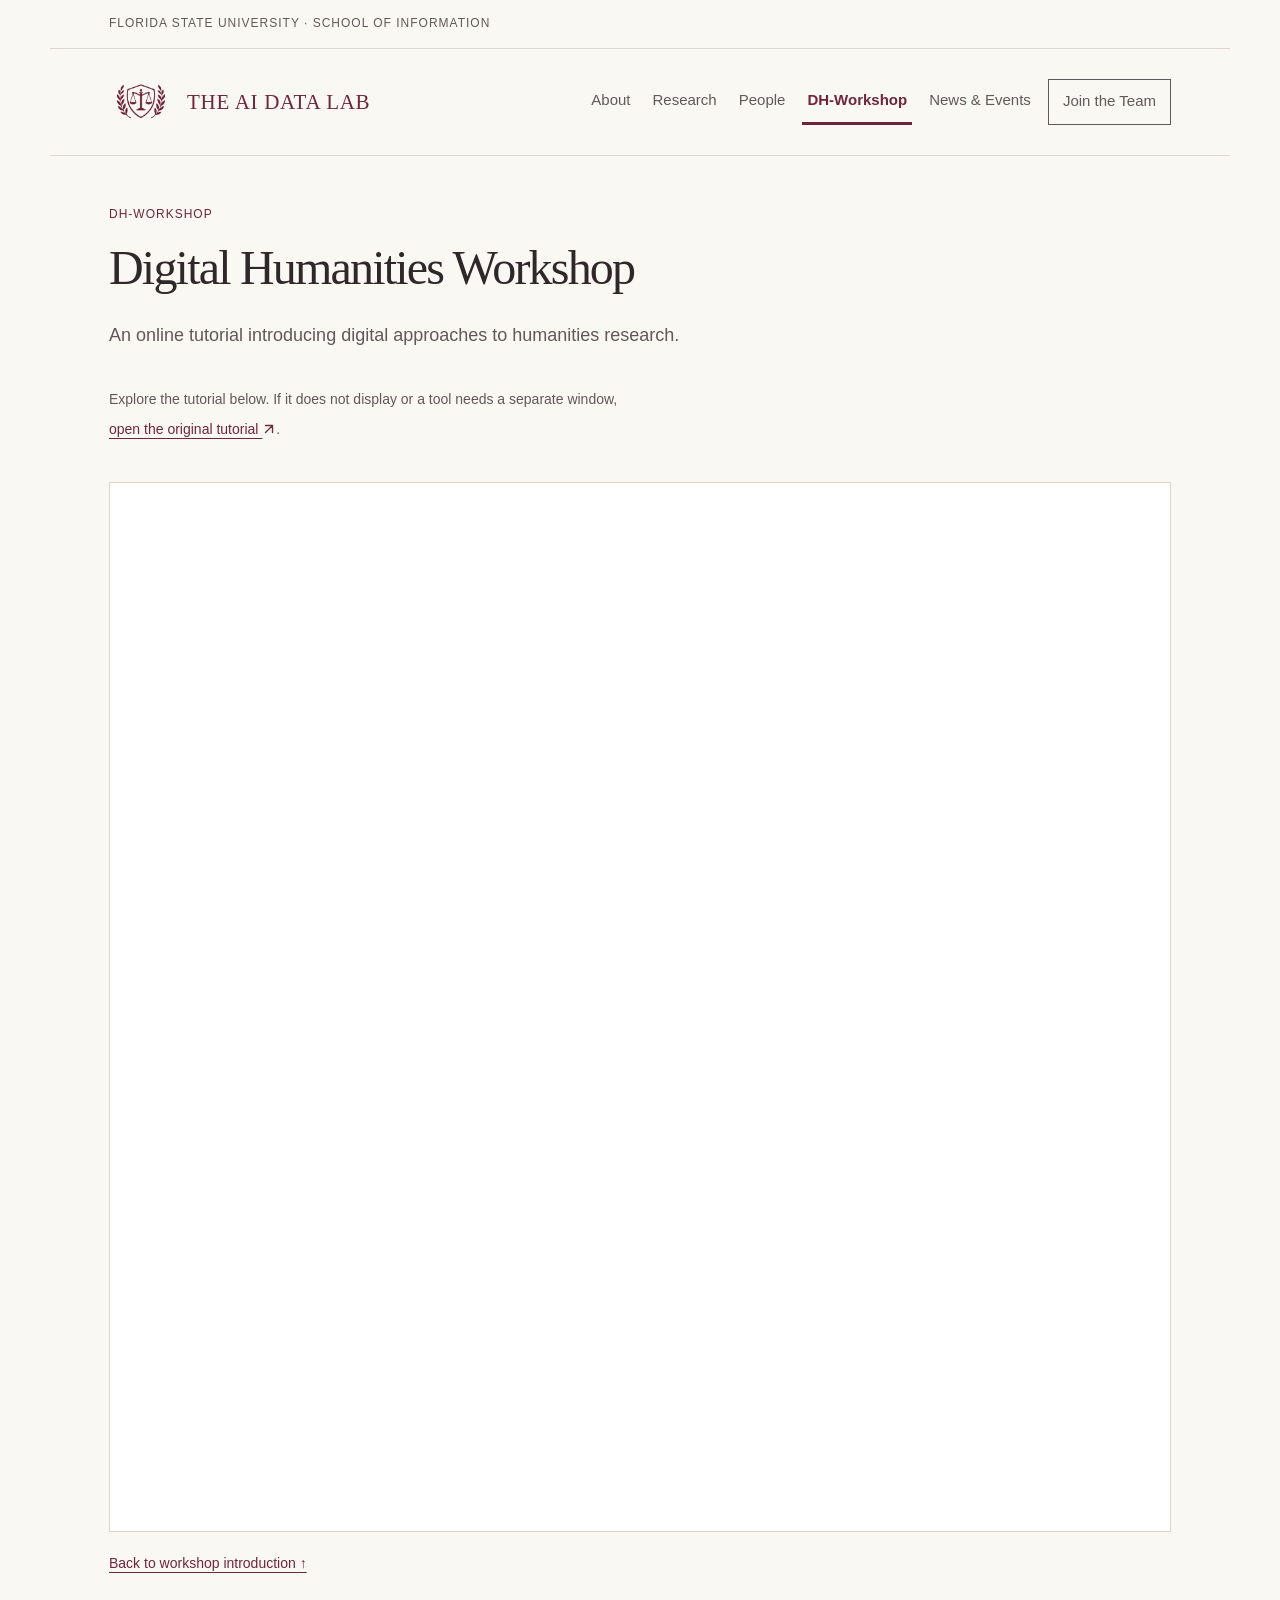
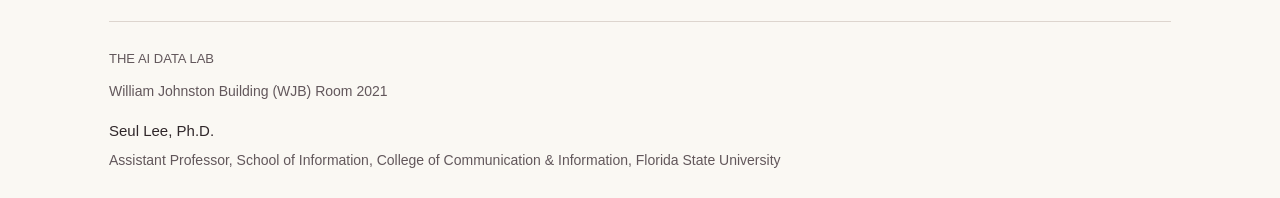
<file: dh-workshop.html>
<!doctype html>
<html lang="en"><head><meta charset="utf-8"><meta name="viewport" content="width=device-width, initial-scale=1"><meta name="description" content="A beginner-friendly digital humanities tutorial on collecting, cleaning, analyzing, and visualizing Korean history journal data."><meta name="color-scheme" content="light dark"><title>Digital Humanities Workshop | AI Data Lab</title><link rel="icon" href="[data-uri]" type="image/png"><style>
#adl-preview{--adl-paper:light-dark(#faf8f3,#1e1b1b);--adl-ink:light-dark(#30272a,#f6eeea);--adl-wine:light-dark(#6f263d,#e2acbb);--adl-muted:light-dark(#71666a,#bdb0b4);--adl-rule:light-dark(#ddd5ce,#4b3d42);--adl-panel:light-dark(#f0ece5,#2c2528);--adl-gold:light-dark(#9a783e,#d6b878);color-scheme:light dark;background:var(--adl-paper);color:var(--adl-ink);font:15px/1.65 Arial,Helvetica,sans-serif;min-width:0}
#adl-preview *{box-sizing:border-box}#adl-preview h1,#adl-preview h2,#adl-preview h3,#adl-preview p{margin:0}#adl-preview button,#adl-preview a{font:inherit}#adl-preview button{cursor:auto}#adl-preview a{color:inherit}#adl-preview button:focus-visible,#adl-preview a:focus-visible{outline:2px solid var(--adl-gold);outline-offset:5px}#adl-preview .adl-top{padding:12px 5%;border-bottom:1px solid var(--adl-rule);font-size:10px;letter-spacing:2px;text-transform:uppercase;color:var(--adl-muted)}#adl-preview .adl-header{padding:22px 5%;display:flex;align-items:center;justify-content:space-between;gap:24px;border-bottom:1px solid var(--adl-rule)}#adl-preview .adl-brand{border:0;background:none;color:var(--adl-wine);display:flex;align-items:center;gap:12px;text-align:left;padding:0}#adl-preview .adl-mark{font-family:Georgia,serif;font-style:italic;font-size:34px;border:1px solid var(--adl-wine);width:44px;height:46px;display:grid;place-items:center;line-height:1}#adl-preview .adl-brand strong{font-size:16px;font-weight:500;letter-spacing:1px}#adl-preview .adl-brand small{display:block;font-size:10px;letter-spacing:1px;color:var(--adl-muted)}#adl-preview nav{display:flex;gap:22px;flex-wrap:wrap;align-items:center}#adl-preview nav button{padding:6px 0;background:none;border:0;border-bottom:1px solid transparent;color:var(--adl-muted);font-size:12px}#adl-preview nav button[aria-current="page"]{color:var(--adl-wine);border-bottom-color:var(--adl-wine)}#adl-preview nav button.adl-nav-join{padding:8px 14px;border:1px solid var(--adl-rule);color:var(--adl-ink)}#adl-preview .adl-hero{display:grid;grid-template-columns:1.15fr 1fr;align-items:center;gap:40px;padding:64px 5% 58px}#adl-preview .adl-eyebrow{font-size:10px;letter-spacing:2px;text-transform:uppercase;color:var(--adl-wine);display:block;margin-bottom:22px}#adl-preview h1{font:400 clamp(35px,5.1vw,61px)/1.09 Georgia,serif;letter-spacing:-1.8px}#adl-preview h1 em{font-weight:400;color:var(--adl-wine)}#adl-preview .adl-lead{max-width:470px;color:var(--adl-muted);font-size:15px;margin-top:24px;line-height:1.8}#adl-preview .adl-actions{display:flex;flex-wrap:wrap;gap:12px;margin-top:28px;align-items:center}#adl-preview .adl-action{border:1px solid var(--adl-wine);background:var(--adl-wine);color:var(--adl-paper);padding:12px 19px;font-size:12px;text-decoration:none;display:inline-flex;align-items:center;gap:20px}#adl-preview .adl-action.secondary{background:none;color:var(--adl-wine);border-color:var(--adl-rule)}#adl-preview .adl-art{padding:24px;background:var(--adl-panel);border-top:2px solid var(--adl-gold)}#adl-preview .adl-art img{width:100%;height:auto;display:block;background:#fff}#adl-preview .adl-art-label{display:flex;justify-content:space-between;gap:20px;margin-top:18px;font-size:9px;letter-spacing:1.2px;text-transform:uppercase;color:var(--adl-muted)}#adl-preview .adl-bar{border-block:1px solid var(--adl-rule);margin:0 5%;padding:17px 0;display:flex;gap:20px;justify-content:space-between;flex-wrap:wrap;font-size:10px;letter-spacing:1.5px;text-transform:uppercase;color:var(--adl-muted)}#adl-preview .adl-section{padding:48px 5%}#adl-preview .adl-section-head{display:flex;justify-content:space-between;align-items:end;gap:20px;margin-bottom:28px}#adl-preview h2{font:400 32px/1.2 Georgia,serif;letter-spacing:-.6px}#adl-preview .adl-textlink{border:0;background:none;color:var(--adl-wine);padding:0;font-size:12px;text-decoration:underline;text-underline-offset:5px}#adl-preview .adl-areas{display:grid;grid-template-columns:repeat(3,minmax(0,1fr));gap:28px}#adl-preview .adl-area{padding-top:18px;border-top:1px solid var(--adl-rule)}#adl-preview .adl-area i{color:var(--adl-gold);font-style:normal;font-size:11px;letter-spacing:1px}#adl-preview h3{font:400 21px/1.3 Georgia,serif;margin:14px 0 12px}#adl-preview .adl-area p,#adl-preview .adl-project p{font-size:13px;color:var(--adl-muted);line-height:1.75}#adl-preview .adl-projects{background:var(--adl-panel)}#adl-preview .adl-project{display:grid;grid-template-columns:1fr 1.1fr auto;align-items:center;gap:25px;padding:24px 0;border-top:1px solid var(--adl-rule)}#adl-preview .adl-project h3{margin:0;font-size:22px}#adl-preview .adl-project .adl-tag{font-size:9px;color:var(--adl-wine);text-transform:uppercase;letter-spacing:1.5px;margin-bottom:8px;display:block}#adl-preview .adl-invite{margin:44px 5%;padding:32px;border-left:2px solid var(--adl-gold);display:flex;align-items:center;justify-content:space-between;gap:24px}#adl-preview .adl-invite p{margin-top:10px;color:var(--adl-muted);font-size:13px;max-width:510px}#adl-preview footer{margin:0 5%;padding:25px 0;border-top:1px solid var(--adl-rule);display:flex;justify-content:space-between;gap:20px;font-size:11px;color:var(--adl-muted)}#adl-preview .adl-inner{padding:54px 5% 64px;min-height:500px}#adl-preview .adl-inner h1{font-size:48px}#adl-preview .adl-inner .adl-lead{max-width:650px;margin-bottom:36px}#adl-preview .adl-bio{display:grid;grid-template-columns:190px 1fr;gap:38px;margin-top:35px}#adl-preview .adl-bio img{width:100%;height:auto}#adl-preview .adl-bio p{color:var(--adl-muted);max-width:600px}#adl-preview .adl-email{overflow-wrap:anywhere;font-size:22px;color:var(--adl-wine)}#adl-preview [hidden]{display:none!important}
@media(max-width:720px){#adl-preview .adl-header{align-items:flex-start;flex-direction:column;gap:18px}#adl-preview nav{gap:18px}#adl-preview .adl-hero{grid-template-columns:1fr;padding-block:38px;gap:30px}#adl-preview h1{font-size:46px}#adl-preview .adl-art{max-width:430px}#adl-preview .adl-areas{grid-template-columns:1fr;gap:22px}#adl-preview .adl-project{grid-template-columns:1fr;gap:10px}#adl-preview .adl-project>span{display:none}#adl-preview .adl-invite{margin-block:20px;display:block;padding:24px}#adl-preview .adl-invite .adl-action{margin-top:22px}#adl-preview .adl-section-head{align-items:start;flex-direction:column}#adl-preview .adl-bio{grid-template-columns:1fr}#adl-preview .adl-bio img{max-width:190px}#adl-preview footer{flex-direction:column}#adl-preview .adl-inner h1{font-size:38px}}
#adl-preview{position:relative;font-size:16px;--adl-muted:light-dark(#62575b,#d0c2c7);--adl-gold:light-dark(#80602d,#d6b878)}
#adl-preview .adl-top{font-size:12px;letter-spacing:1px;padding-block:14px}
#adl-preview .adl-header{gap:24px;padding-block:18px}
#adl-preview .adl-brand{gap:14px;min-height:64px}
#adl-preview .adl-emblem{width:64px;height:70px;object-fit:contain;background:#faf8f3;border-radius:3px;padding:3px;flex-shrink:0}
#adl-preview .adl-brand strong{font-family:Georgia,serif;font-size:21px;letter-spacing:.7px;line-height:1.25;display:block}
#adl-preview .adl-brand small{font-size:12px;letter-spacing:.5px;margin-top:5px}
#adl-preview nav{gap:14px}
#adl-preview nav button{min-height:44px;font-size:14px;padding:9px 5px}
#adl-preview nav button.adl-nav-join{padding:9px 14px;border-color:var(--adl-muted)}
#adl-preview nav button[aria-current="page"]{border-bottom:3px solid var(--adl-wine);font-weight:600}
#adl-preview .adl-eyebrow{font-size:12px;letter-spacing:1.2px;margin-bottom:18px}
#adl-preview .adl-lead{font-size:17px;line-height:1.8}
#adl-preview .adl-action{min-height:48px;font-size:15px;padding:11px 18px;justify-content:center}
#adl-preview .adl-action.secondary{border-color:var(--adl-muted)}
#adl-preview .adl-bar{font-size:12px;letter-spacing:1px;gap:16px}
#adl-preview .adl-textlink{font-size:15px;min-height:44px;text-align:left;padding-block:8px}
#adl-preview .adl-area i,#adl-preview .adl-project .adl-tag{font-size:12px;letter-spacing:1px}
#adl-preview .adl-area p,#adl-preview .adl-project p,#adl-preview .adl-invite p{font-size:16px;line-height:1.8}
#adl-preview .adl-art{background:var(--adl-panel);padding:32px;text-align:center;display:flex;align-items:center;flex-direction:column;gap:20px}
#adl-preview .adl-art .adl-hero-crest{width:180px;height:180px;object-fit:contain;background:#faf8f3;border-radius:50%;padding:20px}
#adl-preview .adl-art-wordmark{font:400 29px/1.2 Georgia,serif;letter-spacing:1px;color:var(--adl-wine)}
#adl-preview .adl-art-label{display:block;margin:0;font-size:12px;line-height:1.7;letter-spacing:1px}
#adl-preview footer{font-size:13px;line-height:1.8}
#adl-preview :is(button,a):focus-visible{outline:3px solid var(--adl-wine);outline-offset:4px;box-shadow:0 0 0 6px var(--adl-paper)}
#adl-preview .adl-skip{position:absolute;top:8px;left:5%;z-index:10;transform:translateY(-180%);padding:12px 18px;background:var(--adl-paper);color:var(--adl-ink);border:2px solid var(--adl-wine);font-size:16px}
#adl-preview .adl-skip:focus{transform:none}
#adl-preview .adl-sr{position:absolute;width:1px;height:1px;padding:0;margin:-1px;overflow:hidden;clip-path:inset(50%);white-space:nowrap;border:0}
#adl-preview .adl-inner a:not(.adl-action){text-decoration:underline;text-underline-offset:4px;display:inline-block;min-height:44px;padding-block:5px}
#adl-preview .adl-email{font-size:clamp(18px,3vw,24px)}
@media(max-width:800px){#adl-preview .adl-header{align-items:flex-start;flex-direction:column;gap:12px}#adl-preview nav{width:100%;gap:5px 16px}#adl-preview .adl-hero{grid-template-columns:1fr;padding-block:38px}#adl-preview .adl-art{max-width:100%;width:100%}}
@media(max-width:420px){#adl-preview .adl-brand strong{font-size:19px}#adl-preview .adl-emblem{width:54px;height:60px}#adl-preview nav{gap:4px 10px}#adl-preview nav button{font-size:14px}#adl-preview h1{font-size:38px;letter-spacing:-1px}#adl-preview .adl-actions{align-items:stretch;flex-direction:column}#adl-preview .adl-inner{padding-top:36px}#adl-preview .adl-art-wordmark{font-size:25px}}
@media(prefers-reduced-motion:reduce){#adl-preview *,#adl-preview *::before,#adl-preview *::after{animation:none!important;transition:none!important;scroll-behavior:auto!important}}
@media(forced-colors:active){#adl-preview :is(button,a):focus-visible{outline:3px solid Highlight;box-shadow:none}#adl-preview nav button[aria-current="page"]{border-bottom:3px solid Highlight}#adl-preview .adl-action{border:2px solid ButtonText}}

#adl-preview .adl-project{grid-template-columns:1fr 1.15fr auto}#adl-preview .adl-project>button{white-space:nowrap}#adl-preview .adl-art{border:1px solid var(--adl-rule);border-top:2px solid var(--adl-gold)}#adl-preview .adl-art-wordmark{font-size:25px}#adl-preview .adl-hero{padding-block:50px}#adl-preview .adl-hero h1{font-size:clamp(44px,6vw,72px)}#adl-preview .adl-project h3{font-size:24px}#adl-preview .adl-area h3{margin-top:0}
@media(max-width:720px){#adl-preview .adl-project{grid-template-columns:1fr}#adl-preview .adl-project>button{justify-self:start}#adl-preview .adl-hero h1{font-size:44px}}
#adl-preview .adl-research-entry{display:grid;grid-template-columns:1fr 1.15fr;gap:40px;padding:34px 0;border-top:1px solid var(--adl-rule);scroll-margin-top:20px}
#adl-preview .adl-research-heading h2{font-size:28px;line-height:1.3}
#adl-preview .adl-research-heading .adl-eyebrow{margin-bottom:16px;line-height:1.7}
#adl-preview .adl-research-body>p{font-size:16px;line-height:1.8;color:var(--adl-muted);margin-bottom:18px}
#adl-preview details{border-top:1px solid var(--adl-rule)}
#adl-preview summary{min-height:48px;padding:12px 2px;font-size:14px;line-height:1.6;color:var(--adl-wine);text-decoration:underline;text-underline-offset:4px}
#adl-preview summary:focus-visible{outline:3px solid var(--adl-wine);outline-offset:4px}
#adl-preview .adl-citation{padding:6px 0 12px;font-size:14px;line-height:1.8;color:var(--adl-muted);overflow-wrap:anywhere}
#adl-preview .adl-citation a{font-size:14px;color:var(--adl-wine);margin-top:12px}
#adl-preview .adl-research-bottom{padding:32px 0;border-top:1px solid var(--adl-rule)}
#adl-preview .adl-research-bottom p{color:var(--adl-muted);margin:16px 0 24px;max-width:680px;font-size:16px;line-height:1.8}
#adl-preview .adl-home-ongoing{padding-top:36px;border-top:1px solid var(--adl-rule)}
#adl-preview .adl-home-projects{display:grid;grid-template-columns:1fr 1fr;gap:0 32px;margin-top:22px}
#adl-preview .adl-home-project{padding:22px 0;border-top:1px solid var(--adl-rule)}
#adl-preview .adl-home-project h3{font-size:23px;margin:0 0 12px}
#adl-preview .adl-home-project p{font-size:15px;color:var(--adl-muted);margin-bottom:12px}
@media(max-width:720px){#adl-preview .adl-research-entry{grid-template-columns:1fr;gap:20px}#adl-preview .adl-research-heading h2{font-size:26px}#adl-preview .adl-home-projects{grid-template-columns:1fr}}

/* Final reading rhythm. Edit colors in the variables at the start of site.css. */
html{scroll-behavior:smooth;scroll-padding-top:24px}body{margin:0;background:#faf8f3}#adl-preview{max-width:1180px;margin-inline:auto;font-size:18px}#adl-preview .adl-lead{max-width:62ch;font-size:18px;line-height:1.8}#adl-preview .adl-hero{grid-template-columns:1.25fr .85fr;gap:48px;padding-block:58px}#adl-preview .adl-art{padding:28px}#adl-preview .adl-art .adl-hero-crest{width:160px;height:160px}#adl-preview .adl-section{padding-block:52px}#adl-preview .adl-areas{gap:34px}#adl-preview .adl-area p,#adl-preview .adl-project p,#adl-preview .adl-home-project p,#adl-preview .adl-invite p,#adl-preview .adl-bio p{font-size:17px;line-height:1.85;max-width:65ch}#adl-preview .adl-area h3{font-size:25px;line-height:1.35;margin-bottom:18px}#adl-preview .adl-bar{line-height:1.8}#adl-preview .adl-project{padding-block:30px;gap:32px}#adl-preview .adl-project h3{font-size:25px;line-height:1.4}#adl-preview .adl-inner{padding-top:48px}#adl-preview .adl-research-entry{grid-template-columns:minmax(0,.9fr) minmax(0,1.1fr);gap:48px;padding-block:42px}#adl-preview .adl-research-heading h2{font-size:30px;line-height:1.35}#adl-preview .adl-research-body>p{font-size:18px;line-height:1.85;max-width:58ch}#adl-preview .adl-citation{font-size:16px;line-height:1.85}#adl-preview .adl-citation a,#adl-preview summary{font-size:16px}#adl-preview summary{padding-block:16px}#adl-preview .adl-home-projects{gap:0 42px}#adl-preview .adl-home-project{padding-block:30px}#adl-preview .adl-home-project h3{font-size:25px;line-height:1.4}#adl-preview .adl-eyebrow{line-height:1.7;letter-spacing:1px}#adl-preview .adl-project>span{display:none}#adl-preview a.adl-brand{text-decoration:none}#adl-preview nav a{display:inline-flex;align-items:center;min-height:46px;padding:8px 5px;color:var(--adl-muted);font-size:15px;text-decoration:none;border-bottom:3px solid transparent}#adl-preview nav a[aria-current=page]{color:var(--adl-wine);border-bottom-color:var(--adl-wine);font-weight:600}#adl-preview nav .adl-nav-join{padding:8px 14px;border:1px solid var(--adl-muted)}#adl-preview a.adl-textlink{display:inline-flex;align-items:center;min-height:46px;line-height:1.6}#adl-preview .adl-people{margin-top:48px;padding-top:32px;border-top:1px solid var(--adl-rule)}#adl-preview .adl-people p{max-width:66ch;font-size:17px;line-height:1.85;color:var(--adl-muted);margin-top:16px}#adl-preview .adl-logo-background{background:#faf8f3}#adl-preview .adl-action span{white-space:nowrap}#adl-preview .adl-skip{position:absolute;clip-path:inset(100%);transform:none}#adl-preview .adl-skip:focus{clip-path:none}#adl-preview .adl-main:focus{outline:none}#adl-preview a,#adl-preview button,#adl-preview summary{touch-action:manipulation;overflow-wrap:anywhere}#adl-preview [id]{scroll-margin-top:28px}#adl-preview .adl-research-list{margin-top:40px}#adl-preview .adl-section-head{margin-bottom:32px}#adl-preview .adl-inner .adl-bio h2{font-size:32px}
@media(max-width:850px){#adl-preview .adl-hero,#adl-preview .adl-research-entry{grid-template-columns:1fr}#adl-preview .adl-art{max-width:430px;justify-self:start;width:100%}#adl-preview .adl-areas{grid-template-columns:1fr}#adl-preview .adl-area{padding-top:24px}#adl-preview .adl-area p{max-width:65ch}#adl-preview .adl-area h3 br{display:none}#adl-preview .adl-research-entry{gap:22px}#adl-preview .adl-project{grid-template-columns:1fr;gap:15px}#adl-preview .adl-project>a{justify-self:start}}
@media(max-width:520px){#adl-preview .adl-top{font-size:12px;padding-inline:6%}#adl-preview .adl-header,#adl-preview .adl-inner,#adl-preview .adl-section,#adl-preview .adl-hero{padding-inline:6%}#adl-preview h2{font-size:28px}#adl-preview .adl-research-heading h2{font-size:27px}#adl-preview .adl-home-projects{grid-template-columns:1fr}#adl-preview .adl-bio{grid-template-columns:1fr}#adl-preview .adl-inner h1{font-size:40px}#adl-preview nav{gap:4px 12px}#adl-preview .adl-brand strong{font-size:19px}#adl-preview .adl-invite{margin-inline:6%;padding-inline:20px}#adl-preview .adl-research-entry br{display:none}}
@media(prefers-reduced-motion:reduce){html{scroll-behavior:auto}}
@media(prefers-color-scheme:dark){body{background:#1e1b1b}}
@media print{body,#adl-preview{background:#fff!important;color:#000!important}#adl-preview nav,#adl-preview .adl-skip{display:none}#adl-preview{max-width:none}#adl-preview .adl-research-entry{break-inside:avoid}#adl-preview details{display:block}#adl-preview details>*{display:block}#adl-preview a{color:inherit}}

/* People: open editorial columns, consistent portraits, short readable biographies. */
#adl-preview .adl-people-page{padding-bottom:20px}
#adl-preview .adl-people-intro{max-width:760px;margin-bottom:54px}
#adl-preview .adl-people-intro .adl-lead{margin-bottom:0}
#adl-preview .adl-roster-heading{padding-top:28px;border-top:1px solid var(--adl-rule);display:flex;justify-content:space-between;align-items:baseline;gap:24px;margin-bottom:32px}
#adl-preview .adl-roster-heading h2{font:400 25px/1.4 Georgia,serif}
#adl-preview .adl-roster-heading>p{font-size:13px;line-height:1.7;color:var(--adl-muted);max-width:270px}
#adl-preview .adl-student-grid{display:grid;grid-template-columns:repeat(3,minmax(0,1fr));gap:34px}
#adl-preview .adl-student{min-width:0}
#adl-preview .adl-student-photo{position:relative;aspect-ratio:4/5;overflow:hidden;background:var(--adl-panel)}
#adl-preview .adl-student-photo img{position:absolute;top:0;width:300%;height:100%;max-width:none;object-fit:cover}
#adl-preview .adl-demo-left{left:0}#adl-preview .adl-demo-middle{left:-100%}#adl-preview .adl-demo-right{left:-200%}
#adl-preview .adl-student-copy{padding-top:24px}
#adl-preview .adl-profile-type{font-size:12px;line-height:1.6;color:var(--adl-muted);margin-bottom:8px}
#adl-preview .adl-student h3{font:400 29px/1.3 Georgia,serif;margin:0 0 8px;letter-spacing:-.3px}
#adl-preview .adl-student-role{font-size:15px;color:var(--adl-wine);line-height:1.6}
#adl-preview .adl-student-field{font-size:14px;color:var(--adl-muted);margin-top:3px}
#adl-preview .adl-student-description{font-size:17px;line-height:1.85;color:var(--adl-ink);margin-top:20px;max-width:35ch}
#adl-preview .adl-student-interest{margin-top:24px;padding-top:18px;border-top:1px solid var(--adl-rule);font-size:15px;line-height:1.7;color:var(--adl-ink)}
#adl-preview .adl-student-interest span{display:block;font-size:12px;color:var(--adl-muted);margin-bottom:4px}
#adl-preview .adl-team-join{display:grid;grid-template-columns:1fr 1.35fr;gap:48px;margin-top:64px;padding:42px 0;border-top:2px solid var(--adl-wine)}
#adl-preview .adl-team-join h2{font-size:39px}
#adl-preview .adl-team-join p{font-size:18px;line-height:1.85;color:var(--adl-muted);max-width:52ch;margin-bottom:24px}
#adl-preview .adl-team-join .adl-textlink{margin-left:20px}
#adl-preview .adl-bio{grid-template-columns:220px minmax(0,1fr);gap:48px;padding-top:32px;border-top:1px solid var(--adl-rule);align-items:start}
#adl-preview .adl-bio>img{width:100%;aspect-ratio:4/5;object-fit:cover;object-position:center 20%}
#adl-preview .adl-bio p{font-size:18px;line-height:1.9;max-width:58ch}
#adl-preview nav{gap:12px}
@media(max-width:900px){#adl-preview .adl-roster-heading{align-items:flex-start;flex-direction:column;gap:8px}#adl-preview .adl-roster-heading>p{max-width:none}#adl-preview .adl-student-grid{gap:24px}#adl-preview .adl-student h3{font-size:25px}#adl-preview .adl-team-join{grid-template-columns:1fr;gap:20px}}
@media(max-width:650px){#adl-preview .adl-student-grid{grid-template-columns:1fr;gap:38px}#adl-preview .adl-student{display:grid;grid-template-columns:120px minmax(0,1fr);gap:22px}#adl-preview .adl-student-copy{padding:0}#adl-preview .adl-student-description{grid-column:1/-1;font-size:16px}#adl-preview .adl-student h3{font-size:26px}#adl-preview .adl-student-interest{margin-top:16px}#adl-preview .adl-bio{grid-template-columns:1fr;gap:24px}#adl-preview .adl-bio>img{max-width:220px}#adl-preview .adl-team-join{margin-top:42px}#adl-preview .adl-team-join .adl-textlink{margin:14px 0 0;display:flex}}
@media(max-width:400px){#adl-preview .adl-student{grid-template-columns:1fr}#adl-preview .adl-student-photo{max-width:100%;aspect-ratio:4/3}#adl-preview .adl-student-photo img{object-position:center 25%}#adl-preview .adl-student-grid{gap:44px}}

#adl-preview .adl-student-photo img.adl-real-portrait{left:0;width:100%;height:100%;object-fit:cover;object-position:center top}
#adl-preview .adl-student-photo img{object-position:center 20%}

#adl-preview .adl-feature-icon{width:44px;height:44px;color:var(--adl-wine);margin-bottom:24px;display:block}
#adl-preview .adl-feature-icon svg{display:block;width:100%;height:100%;stroke:currentColor;fill:none;stroke-width:1.4;stroke-linecap:round;stroke-linejoin:round}
#adl-preview .adl-areas h3{font-size:25px;line-height:1.35}#adl-preview .adl-areas p{font-size:17px;line-height:1.75;max-width:34ch}
#adl-preview .adl-projects .adl-project{grid-template-columns:64px 1fr auto;gap:24px;padding-block:26px}
#adl-preview .adl-projects .adl-project .adl-feature-icon{margin:0;width:44px;height:44px}
#adl-preview .adl-projects .adl-project h3{font-size:25px;margin-bottom:8px}
#adl-preview .adl-projects .adl-project p{font-size:16px;line-height:1.7;max-width:55ch}
#adl-preview .adl-home-project .adl-feature-icon{width:34px;height:34px;margin-bottom:18px}
#adl-preview .adl-home-project h3{font-size:24px}
#adl-preview .adl-team-preview{padding:48px 5%;border-top:1px solid var(--adl-rule)}
#adl-preview .adl-team-preview-grid{display:grid;grid-template-columns:repeat(3,minmax(0,1fr));gap:24px}
#adl-preview .adl-team-preview-grid .adl-student-photo{aspect-ratio:1/1}
#adl-preview .adl-team-preview-grid p{font-size:14px;color:var(--adl-muted);margin-top:12px}
#adl-preview .adl-research-heading .adl-feature-icon{width:36px;height:36px;margin-bottom:18px}
#adl-preview .adl-hero .adl-lead{max-width:45ch;font-size:20px;line-height:1.75}
#adl-preview .adl-roster-heading>p{font-size:12px}
@media(max-width:650px){#adl-preview .adl-projects .adl-project{grid-template-columns:44px minmax(0,1fr);gap:16px}#adl-preview .adl-projects .adl-project>a{grid-column:2}#adl-preview .adl-team-preview-grid{gap:12px}#adl-preview .adl-team-preview{padding-inline:6%}#adl-preview .adl-team-preview-grid p{font-size:12px}}

#adl-preview .adl-projects .adl-project>.adl-feature-icon{display:block}#adl-preview .adl-projects .adl-project>div{min-width:0}
/* Larger section icons; retain comfortable mobile proportions. */
#adl-preview .adl-feature-icon{width:72px;height:72px;margin-bottom:26px;flex-shrink:0}
#adl-preview .adl-projects .adl-project{grid-template-columns:92px minmax(0,1fr) auto;gap:28px}
#adl-preview .adl-projects .adl-project .adl-feature-icon{width:72px;height:72px;margin:0}
#adl-preview .adl-home-project .adl-feature-icon{width:60px;height:60px;margin-bottom:22px}
#adl-preview .adl-research-heading .adl-feature-icon{width:60px;height:60px;margin-bottom:22px}
#adl-preview .adl-feature-icon>svg{width:100%;height:100%;display:block}
@media(max-width:650px){#adl-preview .adl-feature-icon{width:60px;height:60px}#adl-preview .adl-projects .adl-project{grid-template-columns:64px minmax(0,1fr);gap:20px}#adl-preview .adl-projects .adl-project .adl-feature-icon{width:56px;height:56px}#adl-preview .adl-home-project .adl-feature-icon,#adl-preview .adl-research-heading .adl-feature-icon{width:52px;height:52px}}

#adl-preview .adl-photo-empty{background:transparent;border:1px solid var(--adl-rule)}#adl-preview .adl-student-description+.adl-student-description{margin-top:14px}#adl-preview .adl-team-preview-grid .adl-team-name{font:400 20px/1.5 Georgia,serif;color:var(--adl-ink);margin-top:16px}

#adl-preview .adl-project-team{font-size:15px;line-height:1.8;color:var(--adl-muted);margin:18px 0 24px}#adl-preview .adl-project-team strong{font-weight:500}#adl-preview .adl-project-team a{color:var(--adl-wine);text-underline-offset:4px}#adl-preview .adl-student-interest a{color:var(--adl-wine);display:inline-block;min-height:44px;padding-block:7px}

#adl-preview .adl-footer-name{margin-top:12px;font-size:15px;color:var(--adl-ink)}#adl-preview .adl-footer-affiliation{max-width:78ch;margin-top:4px;font-size:14px;line-height:1.8;color:var(--adl-muted)}
#adl-preview .adl-academic-section{margin-top:32px;padding-top:26px;border-top:1px solid var(--adl-rule)}
#adl-preview .adl-academic-section h3{font:400 27px/1.35 Georgia,serif;color:var(--adl-ink);margin:0 0 20px}
#adl-preview .adl-education-list{margin:0;display:grid;gap:20px}
#adl-preview .adl-education-list dt{font-size:17px;font-weight:500;line-height:1.7;color:var(--adl-ink)}
#adl-preview .adl-education-list dt span{font-size:15px;color:var(--adl-muted);margin-left:10px;white-space:nowrap}
#adl-preview .adl-education-list dd{margin:4px 0 0;font-size:16px;line-height:1.8;color:var(--adl-muted)}
#adl-preview .adl-term+.adl-term{margin-top:22px}
#adl-preview .adl-term h4{font-size:15px;font-weight:500;color:var(--adl-wine);margin:0 0 9px;line-height:1.7}
#adl-preview .adl-term ul{list-style:none;padding:0;margin:0;display:grid;gap:10px}
#adl-preview .adl-term li{font-size:16px;line-height:1.8;color:var(--adl-ink);max-width:58ch}
#adl-preview .adl-course-code{display:block;font-size:13px;letter-spacing:.3px;color:var(--adl-muted)}
#adl-preview footer .adl-footer-office{font-size:14px;line-height:1.8;margin-top:9px;color:var(--adl-muted)}

#adl-preview footer .adl-footer-affiliation{max-width:none;font-size:clamp(12px,1.15vw,14px);white-space:nowrap;line-height:1.8}#adl-preview footer>div{max-width:100%;min-width:0}@media(max-width:850px){#adl-preview footer .adl-footer-affiliation{white-space:normal;font-size:14px}}

#adl-preview .adl-research-nav{position:relative;display:inline-flex}#adl-preview .adl-research-dropdown{display:none;position:absolute;top:100%;left:-12px;z-index:20;min-width:190px;padding:10px 14px;background:var(--adl-paper,var(--adl-page-background));border:1px solid var(--adl-rule)}#adl-preview .adl-research-dropdown>a{display:flex;white-space:nowrap}#adl-preview .adl-research-nav:hover .adl-research-dropdown,#adl-preview .adl-research-nav:focus-within .adl-research-dropdown{display:block}

#adl-preview .adl-workshop-page{padding-bottom:30px}#adl-preview .adl-workshop-heading{margin-bottom:26px}#adl-preview .adl-workshop-note{max-width:78ch;font-size:14px;line-height:1.8;color:var(--adl-muted);margin-top:15px}#adl-preview .adl-workshop-note a{color:var(--adl-wine);text-underline-offset:4px}#adl-preview .adl-workshop-frame{display:block;width:100%;height:1050px;min-height:75vh;border:1px solid var(--adl-rule);background:#fff}#adl-preview .adl-workshop-return{display:inline-flex;align-items:center;min-height:44px;font-size:14px;color:var(--adl-wine);text-underline-offset:4px;margin-top:15px}@media(max-width:600px){#adl-preview .adl-workshop-frame{height:900px}#adl-preview .adl-workshop-page{padding-inline:4%}}

#adl-preview svg.adl-link-arrow{display:inline-block;width:1em;height:1em;min-width:1em;vertical-align:-.12em;flex-shrink:0;color:inherit;stroke:currentColor;fill:none}
</style><script type="application/ld+json">{
  "@context": "https://schema.org",
  "@graph": [
    {
      "@type": "Organization",
      "@id": "https://seul-leee.github.io/AI-data-lab/#lab",
      "name": "The AI Data Lab",
      "description": "The AI Data Lab studies AI literacy, ethics, governance, and digital culture through interdisciplinary research led by Dr. Seul Lee.",
      "founder": {
        "@id": "https://seul-leee.github.io/AI-data-lab/#seul-lee"
      },
      "email": "seul.lee@fsu.edu",
      "location": {
        "@type": "Place",
        "name": "William Johnston Building (WJB) Room 2021"
      },
      "url": "https://seul-leee.github.io/AI-data-lab/"
    },
    {
      "@type": "Person",
      "@id": "https://seul-leee.github.io/AI-data-lab/#seul-lee",
      "name": "Seul Lee",
      "honorificSuffix": "Ph.D.",
      "jobTitle": "Assistant Professor",
      "worksFor": {
        "@id": "https://seul-leee.github.io/AI-data-lab/#fsu"
      },
      "sameAs": [
        "https://directory.cci.fsu.edu/seul-lee/"
      ],
      "url": "https://seul-leee.github.io/AI-data-lab/about.html"
    },
    {
      "@type": "CollegeOrUniversity",
      "@id": "https://seul-leee.github.io/AI-data-lab/#fsu",
      "name": "Florida State University"
    }
  ]
}</script><link rel="canonical" href="https://seul-leee.github.io/AI-data-lab/dh-workshop.html"></head>
<body><div id="adl-preview"><a class="adl-skip" href="#adl-main">Skip to main content</a><div class="adl-top">Florida State University · School of Information</div>
<header class="adl-header">
<a href="index.html" class="adl-brand" aria-label="AI Data Lab home"><img class="adl-emblem" src="[data-uri]" alt=""><span><strong>THE AI DATA LAB</strong></span></a>
<nav aria-label="Primary navigation"><a href="about.html">About</a><span class="adl-research-nav"><a href="current-projects.html">Research</a><span class="adl-research-dropdown"><a href="current-projects.html">Current Projects</a><a href="selected-work.html">Selected Work</a></span></span><a href="people.html">People</a><a href="dh-workshop.html" aria-current="page">DH-Workshop</a><a href="news-events.html">News &amp; Events</a><a href="join-us.html" class="adl-nav-join">Join the Team</a></nav>
</header>
<main class="adl-main" id="adl-main" tabindex="-1">
<section class="adl-inner adl-workshop-page">
<header class="adl-workshop-heading"><span class="adl-eyebrow">DH-Workshop</span><h1>Digital Humanities Workshop</h1><p class="adl-lead">An online tutorial introducing digital approaches to humanities research.</p><p class="adl-workshop-note" id="workshop-frame-help">Explore the tutorial below. If it does not display or a tool needs a separate window, <a href="https://khistory.mobirisesite.com/" target="_blank" rel="noopener noreferrer">open the original tutorial <span aria-hidden="true"><svg class="adl-link-arrow" xmlns="http://www.w3.org/2000/svg" viewBox="0 0 16 16" width="16" height="16" fill="none" stroke="currentColor" stroke-width="1.5" stroke-linecap="round" stroke-linejoin="round" aria-hidden="true" focusable="false"><path d="M4 12 12 4M4 4h8v8"/></svg></span><span class="adl-sr"> (opens in a new tab)</span></a>.</p></header>
<iframe class="adl-workshop-frame" src="https://khistory.mobirisesite.com/" title="Digital humanities tutorial: analyzing and visualizing Korean history journal data" aria-describedby="workshop-frame-help" referrerpolicy="strict-origin-when-cross-origin" loading="eager" allowfullscreen></iframe>
<a class="adl-workshop-return" href="#adl-main">Back to workshop introduction ↑</a>
</section>
</main>
<footer><div><span>THE AI DATA LAB</span><p class="adl-footer-office">William Johnston Building (WJB) Room 2021</p><p class="adl-footer-name">Seul Lee, Ph.D.</p><p class="adl-footer-affiliation">Assistant Professor, School of Information, College of Communication &amp; Information, Florida State University</p></div></footer></div></body></html>
</file>
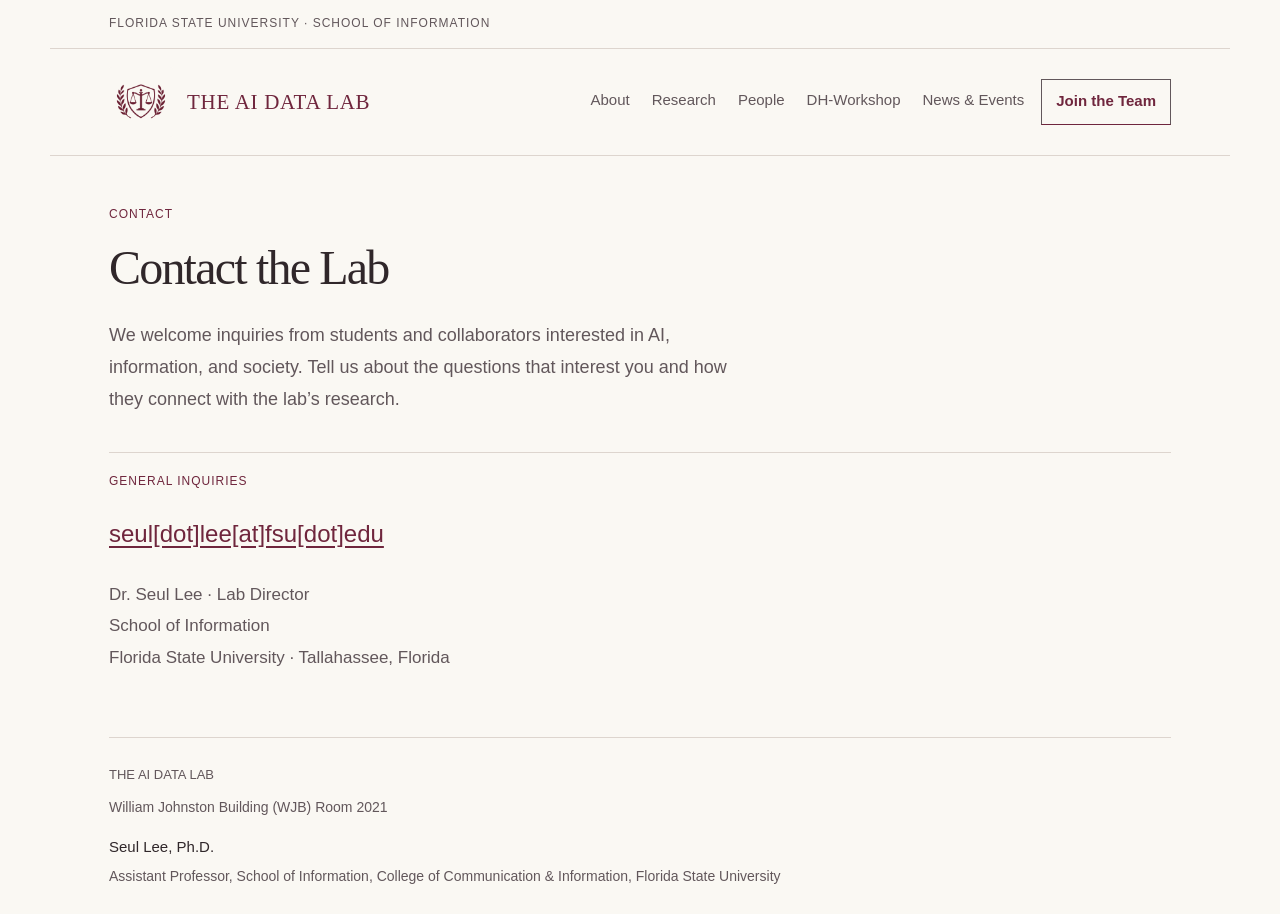
<file: join-us.html>
<!doctype html>
<html lang="en"><head><meta charset="utf-8"><meta name="viewport" content="width=device-width, initial-scale=1"><meta name="description" content="AI Data Lab at Florida State University: interdisciplinary research on AI, literacy, ethics, governance, and society."><meta name="color-scheme" content="light dark"><title>Join the Lab | AI Data Lab</title><link rel="icon" href="[data-uri]" type="image/png"><style>
#adl-preview{--adl-paper:light-dark(#faf8f3,#1e1b1b);--adl-ink:light-dark(#30272a,#f6eeea);--adl-wine:light-dark(#6f263d,#e2acbb);--adl-muted:light-dark(#71666a,#bdb0b4);--adl-rule:light-dark(#ddd5ce,#4b3d42);--adl-panel:light-dark(#f0ece5,#2c2528);--adl-gold:light-dark(#9a783e,#d6b878);color-scheme:light dark;background:var(--adl-paper);color:var(--adl-ink);font:15px/1.65 Arial,Helvetica,sans-serif;min-width:0}
#adl-preview *{box-sizing:border-box}#adl-preview h1,#adl-preview h2,#adl-preview h3,#adl-preview p{margin:0}#adl-preview button,#adl-preview a{font:inherit}#adl-preview button{cursor:auto}#adl-preview a{color:inherit}#adl-preview button:focus-visible,#adl-preview a:focus-visible{outline:2px solid var(--adl-gold);outline-offset:5px}#adl-preview .adl-top{padding:12px 5%;border-bottom:1px solid var(--adl-rule);font-size:10px;letter-spacing:2px;text-transform:uppercase;color:var(--adl-muted)}#adl-preview .adl-header{padding:22px 5%;display:flex;align-items:center;justify-content:space-between;gap:24px;border-bottom:1px solid var(--adl-rule)}#adl-preview .adl-brand{border:0;background:none;color:var(--adl-wine);display:flex;align-items:center;gap:12px;text-align:left;padding:0}#adl-preview .adl-mark{font-family:Georgia,serif;font-style:italic;font-size:34px;border:1px solid var(--adl-wine);width:44px;height:46px;display:grid;place-items:center;line-height:1}#adl-preview .adl-brand strong{font-size:16px;font-weight:500;letter-spacing:1px}#adl-preview .adl-brand small{display:block;font-size:10px;letter-spacing:1px;color:var(--adl-muted)}#adl-preview nav{display:flex;gap:22px;flex-wrap:wrap;align-items:center}#adl-preview nav button{padding:6px 0;background:none;border:0;border-bottom:1px solid transparent;color:var(--adl-muted);font-size:12px}#adl-preview nav button[aria-current="page"]{color:var(--adl-wine);border-bottom-color:var(--adl-wine)}#adl-preview nav button.adl-nav-join{padding:8px 14px;border:1px solid var(--adl-rule);color:var(--adl-ink)}#adl-preview .adl-hero{display:grid;grid-template-columns:1.15fr 1fr;align-items:center;gap:40px;padding:64px 5% 58px}#adl-preview .adl-eyebrow{font-size:10px;letter-spacing:2px;text-transform:uppercase;color:var(--adl-wine);display:block;margin-bottom:22px}#adl-preview h1{font:400 clamp(35px,5.1vw,61px)/1.09 Georgia,serif;letter-spacing:-1.8px}#adl-preview h1 em{font-weight:400;color:var(--adl-wine)}#adl-preview .adl-lead{max-width:470px;color:var(--adl-muted);font-size:15px;margin-top:24px;line-height:1.8}#adl-preview .adl-actions{display:flex;flex-wrap:wrap;gap:12px;margin-top:28px;align-items:center}#adl-preview .adl-action{border:1px solid var(--adl-wine);background:var(--adl-wine);color:var(--adl-paper);padding:12px 19px;font-size:12px;text-decoration:none;display:inline-flex;align-items:center;gap:20px}#adl-preview .adl-action.secondary{background:none;color:var(--adl-wine);border-color:var(--adl-rule)}#adl-preview .adl-art{padding:24px;background:var(--adl-panel);border-top:2px solid var(--adl-gold)}#adl-preview .adl-art img{width:100%;height:auto;display:block;background:#fff}#adl-preview .adl-art-label{display:flex;justify-content:space-between;gap:20px;margin-top:18px;font-size:9px;letter-spacing:1.2px;text-transform:uppercase;color:var(--adl-muted)}#adl-preview .adl-bar{border-block:1px solid var(--adl-rule);margin:0 5%;padding:17px 0;display:flex;gap:20px;justify-content:space-between;flex-wrap:wrap;font-size:10px;letter-spacing:1.5px;text-transform:uppercase;color:var(--adl-muted)}#adl-preview .adl-section{padding:48px 5%}#adl-preview .adl-section-head{display:flex;justify-content:space-between;align-items:end;gap:20px;margin-bottom:28px}#adl-preview h2{font:400 32px/1.2 Georgia,serif;letter-spacing:-.6px}#adl-preview .adl-textlink{border:0;background:none;color:var(--adl-wine);padding:0;font-size:12px;text-decoration:underline;text-underline-offset:5px}#adl-preview .adl-areas{display:grid;grid-template-columns:repeat(3,minmax(0,1fr));gap:28px}#adl-preview .adl-area{padding-top:18px;border-top:1px solid var(--adl-rule)}#adl-preview .adl-area i{color:var(--adl-gold);font-style:normal;font-size:11px;letter-spacing:1px}#adl-preview h3{font:400 21px/1.3 Georgia,serif;margin:14px 0 12px}#adl-preview .adl-area p,#adl-preview .adl-project p{font-size:13px;color:var(--adl-muted);line-height:1.75}#adl-preview .adl-projects{background:var(--adl-panel)}#adl-preview .adl-project{display:grid;grid-template-columns:1fr 1.1fr auto;align-items:center;gap:25px;padding:24px 0;border-top:1px solid var(--adl-rule)}#adl-preview .adl-project h3{margin:0;font-size:22px}#adl-preview .adl-project .adl-tag{font-size:9px;color:var(--adl-wine);text-transform:uppercase;letter-spacing:1.5px;margin-bottom:8px;display:block}#adl-preview .adl-invite{margin:44px 5%;padding:32px;border-left:2px solid var(--adl-gold);display:flex;align-items:center;justify-content:space-between;gap:24px}#adl-preview .adl-invite p{margin-top:10px;color:var(--adl-muted);font-size:13px;max-width:510px}#adl-preview footer{margin:0 5%;padding:25px 0;border-top:1px solid var(--adl-rule);display:flex;justify-content:space-between;gap:20px;font-size:11px;color:var(--adl-muted)}#adl-preview .adl-inner{padding:54px 5% 64px;min-height:500px}#adl-preview .adl-inner h1{font-size:48px}#adl-preview .adl-inner .adl-lead{max-width:650px;margin-bottom:36px}#adl-preview .adl-bio{display:grid;grid-template-columns:190px 1fr;gap:38px;margin-top:35px}#adl-preview .adl-bio img{width:100%;height:auto}#adl-preview .adl-bio p{color:var(--adl-muted);max-width:600px}#adl-preview .adl-email{overflow-wrap:anywhere;font-size:22px;color:var(--adl-wine)}#adl-preview [hidden]{display:none!important}
@media(max-width:720px){#adl-preview .adl-header{align-items:flex-start;flex-direction:column;gap:18px}#adl-preview nav{gap:18px}#adl-preview .adl-hero{grid-template-columns:1fr;padding-block:38px;gap:30px}#adl-preview h1{font-size:46px}#adl-preview .adl-art{max-width:430px}#adl-preview .adl-areas{grid-template-columns:1fr;gap:22px}#adl-preview .adl-project{grid-template-columns:1fr;gap:10px}#adl-preview .adl-project>span{display:none}#adl-preview .adl-invite{margin-block:20px;display:block;padding:24px}#adl-preview .adl-invite .adl-action{margin-top:22px}#adl-preview .adl-section-head{align-items:start;flex-direction:column}#adl-preview .adl-bio{grid-template-columns:1fr}#adl-preview .adl-bio img{max-width:190px}#adl-preview footer{flex-direction:column}#adl-preview .adl-inner h1{font-size:38px}}
#adl-preview{position:relative;font-size:16px;--adl-muted:light-dark(#62575b,#d0c2c7);--adl-gold:light-dark(#80602d,#d6b878)}
#adl-preview .adl-top{font-size:12px;letter-spacing:1px;padding-block:14px}
#adl-preview .adl-header{gap:24px;padding-block:18px}
#adl-preview .adl-brand{gap:14px;min-height:64px}
#adl-preview .adl-emblem{width:64px;height:70px;object-fit:contain;background:#faf8f3;border-radius:3px;padding:3px;flex-shrink:0}
#adl-preview .adl-brand strong{font-family:Georgia,serif;font-size:21px;letter-spacing:.7px;line-height:1.25;display:block}
#adl-preview .adl-brand small{font-size:12px;letter-spacing:.5px;margin-top:5px}
#adl-preview nav{gap:14px}
#adl-preview nav button{min-height:44px;font-size:14px;padding:9px 5px}
#adl-preview nav button.adl-nav-join{padding:9px 14px;border-color:var(--adl-muted)}
#adl-preview nav button[aria-current="page"]{border-bottom:3px solid var(--adl-wine);font-weight:600}
#adl-preview .adl-eyebrow{font-size:12px;letter-spacing:1.2px;margin-bottom:18px}
#adl-preview .adl-lead{font-size:17px;line-height:1.8}
#adl-preview .adl-action{min-height:48px;font-size:15px;padding:11px 18px;justify-content:center}
#adl-preview .adl-action.secondary{border-color:var(--adl-muted)}
#adl-preview .adl-bar{font-size:12px;letter-spacing:1px;gap:16px}
#adl-preview .adl-textlink{font-size:15px;min-height:44px;text-align:left;padding-block:8px}
#adl-preview .adl-area i,#adl-preview .adl-project .adl-tag{font-size:12px;letter-spacing:1px}
#adl-preview .adl-area p,#adl-preview .adl-project p,#adl-preview .adl-invite p{font-size:16px;line-height:1.8}
#adl-preview .adl-art{background:var(--adl-panel);padding:32px;text-align:center;display:flex;align-items:center;flex-direction:column;gap:20px}
#adl-preview .adl-art .adl-hero-crest{width:180px;height:180px;object-fit:contain;background:#faf8f3;border-radius:50%;padding:20px}
#adl-preview .adl-art-wordmark{font:400 29px/1.2 Georgia,serif;letter-spacing:1px;color:var(--adl-wine)}
#adl-preview .adl-art-label{display:block;margin:0;font-size:12px;line-height:1.7;letter-spacing:1px}
#adl-preview footer{font-size:13px;line-height:1.8}
#adl-preview :is(button,a):focus-visible{outline:3px solid var(--adl-wine);outline-offset:4px;box-shadow:0 0 0 6px var(--adl-paper)}
#adl-preview .adl-skip{position:absolute;top:8px;left:5%;z-index:10;transform:translateY(-180%);padding:12px 18px;background:var(--adl-paper);color:var(--adl-ink);border:2px solid var(--adl-wine);font-size:16px}
#adl-preview .adl-skip:focus{transform:none}
#adl-preview .adl-sr{position:absolute;width:1px;height:1px;padding:0;margin:-1px;overflow:hidden;clip-path:inset(50%);white-space:nowrap;border:0}
#adl-preview .adl-inner a:not(.adl-action){text-decoration:underline;text-underline-offset:4px;display:inline-block;min-height:44px;padding-block:5px}
#adl-preview .adl-email{font-size:clamp(18px,3vw,24px)}
@media(max-width:800px){#adl-preview .adl-header{align-items:flex-start;flex-direction:column;gap:12px}#adl-preview nav{width:100%;gap:5px 16px}#adl-preview .adl-hero{grid-template-columns:1fr;padding-block:38px}#adl-preview .adl-art{max-width:100%;width:100%}}
@media(max-width:420px){#adl-preview .adl-brand strong{font-size:19px}#adl-preview .adl-emblem{width:54px;height:60px}#adl-preview nav{gap:4px 10px}#adl-preview nav button{font-size:14px}#adl-preview h1{font-size:38px;letter-spacing:-1px}#adl-preview .adl-actions{align-items:stretch;flex-direction:column}#adl-preview .adl-inner{padding-top:36px}#adl-preview .adl-art-wordmark{font-size:25px}}
@media(prefers-reduced-motion:reduce){#adl-preview *,#adl-preview *::before,#adl-preview *::after{animation:none!important;transition:none!important;scroll-behavior:auto!important}}
@media(forced-colors:active){#adl-preview :is(button,a):focus-visible{outline:3px solid Highlight;box-shadow:none}#adl-preview nav button[aria-current="page"]{border-bottom:3px solid Highlight}#adl-preview .adl-action{border:2px solid ButtonText}}

#adl-preview .adl-project{grid-template-columns:1fr 1.15fr auto}#adl-preview .adl-project>button{white-space:nowrap}#adl-preview .adl-art{border:1px solid var(--adl-rule);border-top:2px solid var(--adl-gold)}#adl-preview .adl-art-wordmark{font-size:25px}#adl-preview .adl-hero{padding-block:50px}#adl-preview .adl-hero h1{font-size:clamp(44px,6vw,72px)}#adl-preview .adl-project h3{font-size:24px}#adl-preview .adl-area h3{margin-top:0}
@media(max-width:720px){#adl-preview .adl-project{grid-template-columns:1fr}#adl-preview .adl-project>button{justify-self:start}#adl-preview .adl-hero h1{font-size:44px}}
#adl-preview .adl-research-entry{display:grid;grid-template-columns:1fr 1.15fr;gap:40px;padding:34px 0;border-top:1px solid var(--adl-rule);scroll-margin-top:20px}
#adl-preview .adl-research-heading h2{font-size:28px;line-height:1.3}
#adl-preview .adl-research-heading .adl-eyebrow{margin-bottom:16px;line-height:1.7}
#adl-preview .adl-research-body>p{font-size:16px;line-height:1.8;color:var(--adl-muted);margin-bottom:18px}
#adl-preview details{border-top:1px solid var(--adl-rule)}
#adl-preview summary{min-height:48px;padding:12px 2px;font-size:14px;line-height:1.6;color:var(--adl-wine);text-decoration:underline;text-underline-offset:4px}
#adl-preview summary:focus-visible{outline:3px solid var(--adl-wine);outline-offset:4px}
#adl-preview .adl-citation{padding:6px 0 12px;font-size:14px;line-height:1.8;color:var(--adl-muted);overflow-wrap:anywhere}
#adl-preview .adl-citation a{font-size:14px;color:var(--adl-wine);margin-top:12px}
#adl-preview .adl-research-bottom{padding:32px 0;border-top:1px solid var(--adl-rule)}
#adl-preview .adl-research-bottom p{color:var(--adl-muted);margin:16px 0 24px;max-width:680px;font-size:16px;line-height:1.8}
#adl-preview .adl-home-ongoing{padding-top:36px;border-top:1px solid var(--adl-rule)}
#adl-preview .adl-home-projects{display:grid;grid-template-columns:1fr 1fr;gap:0 32px;margin-top:22px}
#adl-preview .adl-home-project{padding:22px 0;border-top:1px solid var(--adl-rule)}
#adl-preview .adl-home-project h3{font-size:23px;margin:0 0 12px}
#adl-preview .adl-home-project p{font-size:15px;color:var(--adl-muted);margin-bottom:12px}
@media(max-width:720px){#adl-preview .adl-research-entry{grid-template-columns:1fr;gap:20px}#adl-preview .adl-research-heading h2{font-size:26px}#adl-preview .adl-home-projects{grid-template-columns:1fr}}

/* Final reading rhythm. Edit colors in the variables at the start of site.css. */
html{scroll-behavior:smooth;scroll-padding-top:24px}body{margin:0;background:#faf8f3}#adl-preview{max-width:1180px;margin-inline:auto;font-size:18px}#adl-preview .adl-lead{max-width:62ch;font-size:18px;line-height:1.8}#adl-preview .adl-hero{grid-template-columns:1.25fr .85fr;gap:48px;padding-block:58px}#adl-preview .adl-art{padding:28px}#adl-preview .adl-art .adl-hero-crest{width:160px;height:160px}#adl-preview .adl-section{padding-block:52px}#adl-preview .adl-areas{gap:34px}#adl-preview .adl-area p,#adl-preview .adl-project p,#adl-preview .adl-home-project p,#adl-preview .adl-invite p,#adl-preview .adl-bio p{font-size:17px;line-height:1.85;max-width:65ch}#adl-preview .adl-area h3{font-size:25px;line-height:1.35;margin-bottom:18px}#adl-preview .adl-bar{line-height:1.8}#adl-preview .adl-project{padding-block:30px;gap:32px}#adl-preview .adl-project h3{font-size:25px;line-height:1.4}#adl-preview .adl-inner{padding-top:48px}#adl-preview .adl-research-entry{grid-template-columns:minmax(0,.9fr) minmax(0,1.1fr);gap:48px;padding-block:42px}#adl-preview .adl-research-heading h2{font-size:30px;line-height:1.35}#adl-preview .adl-research-body>p{font-size:18px;line-height:1.85;max-width:58ch}#adl-preview .adl-citation{font-size:16px;line-height:1.85}#adl-preview .adl-citation a,#adl-preview summary{font-size:16px}#adl-preview summary{padding-block:16px}#adl-preview .adl-home-projects{gap:0 42px}#adl-preview .adl-home-project{padding-block:30px}#adl-preview .adl-home-project h3{font-size:25px;line-height:1.4}#adl-preview .adl-eyebrow{line-height:1.7;letter-spacing:1px}#adl-preview .adl-project>span{display:none}#adl-preview a.adl-brand{text-decoration:none}#adl-preview nav a{display:inline-flex;align-items:center;min-height:46px;padding:8px 5px;color:var(--adl-muted);font-size:15px;text-decoration:none;border-bottom:3px solid transparent}#adl-preview nav a[aria-current=page]{color:var(--adl-wine);border-bottom-color:var(--adl-wine);font-weight:600}#adl-preview nav .adl-nav-join{padding:8px 14px;border:1px solid var(--adl-muted)}#adl-preview a.adl-textlink{display:inline-flex;align-items:center;min-height:46px;line-height:1.6}#adl-preview .adl-people{margin-top:48px;padding-top:32px;border-top:1px solid var(--adl-rule)}#adl-preview .adl-people p{max-width:66ch;font-size:17px;line-height:1.85;color:var(--adl-muted);margin-top:16px}#adl-preview .adl-logo-background{background:#faf8f3}#adl-preview .adl-action span{white-space:nowrap}#adl-preview .adl-skip{position:absolute;clip-path:inset(100%);transform:none}#adl-preview .adl-skip:focus{clip-path:none}#adl-preview .adl-main:focus{outline:none}#adl-preview a,#adl-preview button,#adl-preview summary{touch-action:manipulation;overflow-wrap:anywhere}#adl-preview [id]{scroll-margin-top:28px}#adl-preview .adl-research-list{margin-top:40px}#adl-preview .adl-section-head{margin-bottom:32px}#adl-preview .adl-inner .adl-bio h2{font-size:32px}
@media(max-width:850px){#adl-preview .adl-hero,#adl-preview .adl-research-entry{grid-template-columns:1fr}#adl-preview .adl-art{max-width:430px;justify-self:start;width:100%}#adl-preview .adl-areas{grid-template-columns:1fr}#adl-preview .adl-area{padding-top:24px}#adl-preview .adl-area p{max-width:65ch}#adl-preview .adl-area h3 br{display:none}#adl-preview .adl-research-entry{gap:22px}#adl-preview .adl-project{grid-template-columns:1fr;gap:15px}#adl-preview .adl-project>a{justify-self:start}}
@media(max-width:520px){#adl-preview .adl-top{font-size:12px;padding-inline:6%}#adl-preview .adl-header,#adl-preview .adl-inner,#adl-preview .adl-section,#adl-preview .adl-hero{padding-inline:6%}#adl-preview h2{font-size:28px}#adl-preview .adl-research-heading h2{font-size:27px}#adl-preview .adl-home-projects{grid-template-columns:1fr}#adl-preview .adl-bio{grid-template-columns:1fr}#adl-preview .adl-inner h1{font-size:40px}#adl-preview nav{gap:4px 12px}#adl-preview .adl-brand strong{font-size:19px}#adl-preview .adl-invite{margin-inline:6%;padding-inline:20px}#adl-preview .adl-research-entry br{display:none}}
@media(prefers-reduced-motion:reduce){html{scroll-behavior:auto}}
@media(prefers-color-scheme:dark){body{background:#1e1b1b}}
@media print{body,#adl-preview{background:#fff!important;color:#000!important}#adl-preview nav,#adl-preview .adl-skip{display:none}#adl-preview{max-width:none}#adl-preview .adl-research-entry{break-inside:avoid}#adl-preview details{display:block}#adl-preview details>*{display:block}#adl-preview a{color:inherit}}

/* People: open editorial columns, consistent portraits, short readable biographies. */
#adl-preview .adl-people-page{padding-bottom:20px}
#adl-preview .adl-people-intro{max-width:760px;margin-bottom:54px}
#adl-preview .adl-people-intro .adl-lead{margin-bottom:0}
#adl-preview .adl-roster-heading{padding-top:28px;border-top:1px solid var(--adl-rule);display:flex;justify-content:space-between;align-items:baseline;gap:24px;margin-bottom:32px}
#adl-preview .adl-roster-heading h2{font:400 25px/1.4 Georgia,serif}
#adl-preview .adl-roster-heading>p{font-size:13px;line-height:1.7;color:var(--adl-muted);max-width:270px}
#adl-preview .adl-student-grid{display:grid;grid-template-columns:repeat(3,minmax(0,1fr));gap:34px}
#adl-preview .adl-student{min-width:0}
#adl-preview .adl-student-photo{position:relative;aspect-ratio:4/5;overflow:hidden;background:var(--adl-panel)}
#adl-preview .adl-student-photo img{position:absolute;top:0;width:300%;height:100%;max-width:none;object-fit:cover}
#adl-preview .adl-demo-left{left:0}#adl-preview .adl-demo-middle{left:-100%}#adl-preview .adl-demo-right{left:-200%}
#adl-preview .adl-student-copy{padding-top:24px}
#adl-preview .adl-profile-type{font-size:12px;line-height:1.6;color:var(--adl-muted);margin-bottom:8px}
#adl-preview .adl-student h3{font:400 29px/1.3 Georgia,serif;margin:0 0 8px;letter-spacing:-.3px}
#adl-preview .adl-student-role{font-size:15px;color:var(--adl-wine);line-height:1.6}
#adl-preview .adl-student-field{font-size:14px;color:var(--adl-muted);margin-top:3px}
#adl-preview .adl-student-description{font-size:17px;line-height:1.85;color:var(--adl-ink);margin-top:20px;max-width:35ch}
#adl-preview .adl-student-interest{margin-top:24px;padding-top:18px;border-top:1px solid var(--adl-rule);font-size:15px;line-height:1.7;color:var(--adl-ink)}
#adl-preview .adl-student-interest span{display:block;font-size:12px;color:var(--adl-muted);margin-bottom:4px}
#adl-preview .adl-team-join{display:grid;grid-template-columns:1fr 1.35fr;gap:48px;margin-top:64px;padding:42px 0;border-top:2px solid var(--adl-wine)}
#adl-preview .adl-team-join h2{font-size:39px}
#adl-preview .adl-team-join p{font-size:18px;line-height:1.85;color:var(--adl-muted);max-width:52ch;margin-bottom:24px}
#adl-preview .adl-team-join .adl-textlink{margin-left:20px}
#adl-preview .adl-bio{grid-template-columns:220px minmax(0,1fr);gap:48px;padding-top:32px;border-top:1px solid var(--adl-rule);align-items:start}
#adl-preview .adl-bio>img{width:100%;aspect-ratio:4/5;object-fit:cover;object-position:center 20%}
#adl-preview .adl-bio p{font-size:18px;line-height:1.9;max-width:58ch}
#adl-preview nav{gap:12px}
@media(max-width:900px){#adl-preview .adl-roster-heading{align-items:flex-start;flex-direction:column;gap:8px}#adl-preview .adl-roster-heading>p{max-width:none}#adl-preview .adl-student-grid{gap:24px}#adl-preview .adl-student h3{font-size:25px}#adl-preview .adl-team-join{grid-template-columns:1fr;gap:20px}}
@media(max-width:650px){#adl-preview .adl-student-grid{grid-template-columns:1fr;gap:38px}#adl-preview .adl-student{display:grid;grid-template-columns:120px minmax(0,1fr);gap:22px}#adl-preview .adl-student-copy{padding:0}#adl-preview .adl-student-description{grid-column:1/-1;font-size:16px}#adl-preview .adl-student h3{font-size:26px}#adl-preview .adl-student-interest{margin-top:16px}#adl-preview .adl-bio{grid-template-columns:1fr;gap:24px}#adl-preview .adl-bio>img{max-width:220px}#adl-preview .adl-team-join{margin-top:42px}#adl-preview .adl-team-join .adl-textlink{margin:14px 0 0;display:flex}}
@media(max-width:400px){#adl-preview .adl-student{grid-template-columns:1fr}#adl-preview .adl-student-photo{max-width:100%;aspect-ratio:4/3}#adl-preview .adl-student-photo img{object-position:center 25%}#adl-preview .adl-student-grid{gap:44px}}

#adl-preview .adl-student-photo img.adl-real-portrait{left:0;width:100%;height:100%;object-fit:cover;object-position:center top}
#adl-preview .adl-student-photo img{object-position:center 20%}

#adl-preview .adl-feature-icon{width:44px;height:44px;color:var(--adl-wine);margin-bottom:24px;display:block}
#adl-preview .adl-feature-icon svg{display:block;width:100%;height:100%;stroke:currentColor;fill:none;stroke-width:1.4;stroke-linecap:round;stroke-linejoin:round}
#adl-preview .adl-areas h3{font-size:25px;line-height:1.35}#adl-preview .adl-areas p{font-size:17px;line-height:1.75;max-width:34ch}
#adl-preview .adl-projects .adl-project{grid-template-columns:64px 1fr auto;gap:24px;padding-block:26px}
#adl-preview .adl-projects .adl-project .adl-feature-icon{margin:0;width:44px;height:44px}
#adl-preview .adl-projects .adl-project h3{font-size:25px;margin-bottom:8px}
#adl-preview .adl-projects .adl-project p{font-size:16px;line-height:1.7;max-width:55ch}
#adl-preview .adl-home-project .adl-feature-icon{width:34px;height:34px;margin-bottom:18px}
#adl-preview .adl-home-project h3{font-size:24px}
#adl-preview .adl-team-preview{padding:48px 5%;border-top:1px solid var(--adl-rule)}
#adl-preview .adl-team-preview-grid{display:grid;grid-template-columns:repeat(3,minmax(0,1fr));gap:24px}
#adl-preview .adl-team-preview-grid .adl-student-photo{aspect-ratio:1/1}
#adl-preview .adl-team-preview-grid p{font-size:14px;color:var(--adl-muted);margin-top:12px}
#adl-preview .adl-research-heading .adl-feature-icon{width:36px;height:36px;margin-bottom:18px}
#adl-preview .adl-hero .adl-lead{max-width:45ch;font-size:20px;line-height:1.75}
#adl-preview .adl-roster-heading>p{font-size:12px}
@media(max-width:650px){#adl-preview .adl-projects .adl-project{grid-template-columns:44px minmax(0,1fr);gap:16px}#adl-preview .adl-projects .adl-project>a{grid-column:2}#adl-preview .adl-team-preview-grid{gap:12px}#adl-preview .adl-team-preview{padding-inline:6%}#adl-preview .adl-team-preview-grid p{font-size:12px}}

#adl-preview .adl-projects .adl-project>.adl-feature-icon{display:block}#adl-preview .adl-projects .adl-project>div{min-width:0}
/* Larger section icons; retain comfortable mobile proportions. */
#adl-preview .adl-feature-icon{width:72px;height:72px;margin-bottom:26px;flex-shrink:0}
#adl-preview .adl-projects .adl-project{grid-template-columns:92px minmax(0,1fr) auto;gap:28px}
#adl-preview .adl-projects .adl-project .adl-feature-icon{width:72px;height:72px;margin:0}
#adl-preview .adl-home-project .adl-feature-icon{width:60px;height:60px;margin-bottom:22px}
#adl-preview .adl-research-heading .adl-feature-icon{width:60px;height:60px;margin-bottom:22px}
#adl-preview .adl-feature-icon>svg{width:100%;height:100%;display:block}
@media(max-width:650px){#adl-preview .adl-feature-icon{width:60px;height:60px}#adl-preview .adl-projects .adl-project{grid-template-columns:64px minmax(0,1fr);gap:20px}#adl-preview .adl-projects .adl-project .adl-feature-icon{width:56px;height:56px}#adl-preview .adl-home-project .adl-feature-icon,#adl-preview .adl-research-heading .adl-feature-icon{width:52px;height:52px}}

#adl-preview .adl-photo-empty{background:transparent;border:1px solid var(--adl-rule)}#adl-preview .adl-student-description+.adl-student-description{margin-top:14px}#adl-preview .adl-team-preview-grid .adl-team-name{font:400 20px/1.5 Georgia,serif;color:var(--adl-ink);margin-top:16px}

#adl-preview .adl-project-team{font-size:15px;line-height:1.8;color:var(--adl-muted);margin:18px 0 24px}#adl-preview .adl-project-team strong{font-weight:500}#adl-preview .adl-project-team a{color:var(--adl-wine);text-underline-offset:4px}#adl-preview .adl-student-interest a{color:var(--adl-wine);display:inline-block;min-height:44px;padding-block:7px}

#adl-preview .adl-footer-name{margin-top:12px;font-size:15px;color:var(--adl-ink)}#adl-preview .adl-footer-affiliation{max-width:78ch;margin-top:4px;font-size:14px;line-height:1.8;color:var(--adl-muted)}
#adl-preview .adl-academic-section{margin-top:32px;padding-top:26px;border-top:1px solid var(--adl-rule)}
#adl-preview .adl-academic-section h3{font:400 27px/1.35 Georgia,serif;color:var(--adl-ink);margin:0 0 20px}
#adl-preview .adl-education-list{margin:0;display:grid;gap:20px}
#adl-preview .adl-education-list dt{font-size:17px;font-weight:500;line-height:1.7;color:var(--adl-ink)}
#adl-preview .adl-education-list dt span{font-size:15px;color:var(--adl-muted);margin-left:10px;white-space:nowrap}
#adl-preview .adl-education-list dd{margin:4px 0 0;font-size:16px;line-height:1.8;color:var(--adl-muted)}
#adl-preview .adl-term+.adl-term{margin-top:22px}
#adl-preview .adl-term h4{font-size:15px;font-weight:500;color:var(--adl-wine);margin:0 0 9px;line-height:1.7}
#adl-preview .adl-term ul{list-style:none;padding:0;margin:0;display:grid;gap:10px}
#adl-preview .adl-term li{font-size:16px;line-height:1.8;color:var(--adl-ink);max-width:58ch}
#adl-preview .adl-course-code{display:block;font-size:13px;letter-spacing:.3px;color:var(--adl-muted)}
#adl-preview footer .adl-footer-office{font-size:14px;line-height:1.8;margin-top:9px;color:var(--adl-muted)}

#adl-preview footer .adl-footer-affiliation{max-width:none;font-size:clamp(12px,1.15vw,14px);white-space:nowrap;line-height:1.8}#adl-preview footer>div{max-width:100%;min-width:0}@media(max-width:850px){#adl-preview footer .adl-footer-affiliation{white-space:normal;font-size:14px}}

#adl-preview .adl-research-nav{position:relative;display:inline-flex}#adl-preview .adl-research-dropdown{display:none;position:absolute;top:100%;left:-12px;z-index:20;min-width:190px;padding:10px 14px;background:var(--adl-paper,var(--adl-page-background));border:1px solid var(--adl-rule)}#adl-preview .adl-research-dropdown>a{display:flex;white-space:nowrap}#adl-preview .adl-research-nav:hover .adl-research-dropdown,#adl-preview .adl-research-nav:focus-within .adl-research-dropdown{display:block}

#adl-preview svg.adl-link-arrow{display:inline-block;width:1em;height:1em;min-width:1em;vertical-align:-.12em;flex-shrink:0;color:inherit;stroke:currentColor;fill:none}
</style><script type="application/ld+json">{
  "@context": "https://schema.org",
  "@graph": [
    {
      "@type": "Organization",
      "@id": "https://seul-leee.github.io/AI-data-lab/#lab",
      "name": "The AI Data Lab",
      "description": "The AI Data Lab studies AI literacy, ethics, governance, and digital culture through interdisciplinary research led by Dr. Seul Lee.",
      "founder": {
        "@id": "https://seul-leee.github.io/AI-data-lab/#seul-lee"
      },
      "email": "seul[dot]lee[at]fsu[dot]edu",
      "location": {
        "@type": "Place",
        "name": "William Johnston Building (WJB) Room 2021"
      },
      "url": "https://seul-leee.github.io/AI-data-lab/"
    },
    {
      "@type": "Person",
      "@id": "https://seul-leee.github.io/AI-data-lab/#seul-lee",
      "name": "Seul Lee",
      "honorificSuffix": "Ph.D.",
      "jobTitle": "Assistant Professor",
      "worksFor": {
        "@id": "https://seul-leee.github.io/AI-data-lab/#fsu"
      },
      "sameAs": [
        "https://directory.cci.fsu.edu/seul-lee/"
      ],
      "url": "https://seul-leee.github.io/AI-data-lab/about.html"
    },
    {
      "@type": "CollegeOrUniversity",
      "@id": "https://seul-leee.github.io/AI-data-lab/#fsu",
      "name": "Florida State University"
    }
  ]
}</script><link rel="canonical" href="https://seul-leee.github.io/AI-data-lab/join-us.html"></head>
<body><div id="adl-preview"><a class="adl-skip" href="#adl-main">Skip to main content</a><div class="adl-top">Florida State University · School of Information</div>
<header class="adl-header">
<a href="index.html" class="adl-brand" aria-label="AI Data Lab home"><img class="adl-emblem" src="[data-uri]" alt=""><span><strong>THE AI DATA LAB</strong></span></a>
<nav aria-label="Primary navigation"><a href="about.html">About</a><span class="adl-research-nav"><a href="current-projects.html">Research</a><span class="adl-research-dropdown"><a href="current-projects.html">Current Projects</a><a href="selected-work.html">Selected Work</a></span></span><a href="people.html">People</a><a href="dh-workshop.html">DH-Workshop</a><a href="news-events.html">News &amp; Events</a><a href="join-us.html" class="adl-nav-join" aria-current="page">Join the Team</a></nav>
</header>
<main class="adl-main" id="adl-main" tabindex="-1"><section class="adl-inner"><span class="adl-eyebrow">Contact</span><h1>Contact the Lab</h1><p class="adl-lead">We welcome inquiries from students and collaborators interested in AI, information, and society. Tell us about the questions that interest you and how they connect with the lab’s research.</p><div class="adl-area"><span class="adl-eyebrow">General inquiries</span><a class="adl-email" href="mailto:seul.lee@fsu.edu">seul[dot]lee[at]fsu[dot]edu</a><p style="margin-top:20px">Dr. Seul Lee · Lab Director <br>School of Information <br>Florida State University · Tallahassee, Florida</p></div></section></main><footer><div><span>THE AI DATA LAB</span><p class="adl-footer-office">William Johnston Building (WJB) Room 2021</p><p class="adl-footer-name">Seul Lee, Ph.D.</p><p class="adl-footer-affiliation">Assistant Professor, School of Information, College of Communication &amp; Information, Florida State University</p></div></footer></div></body></html>
</file>
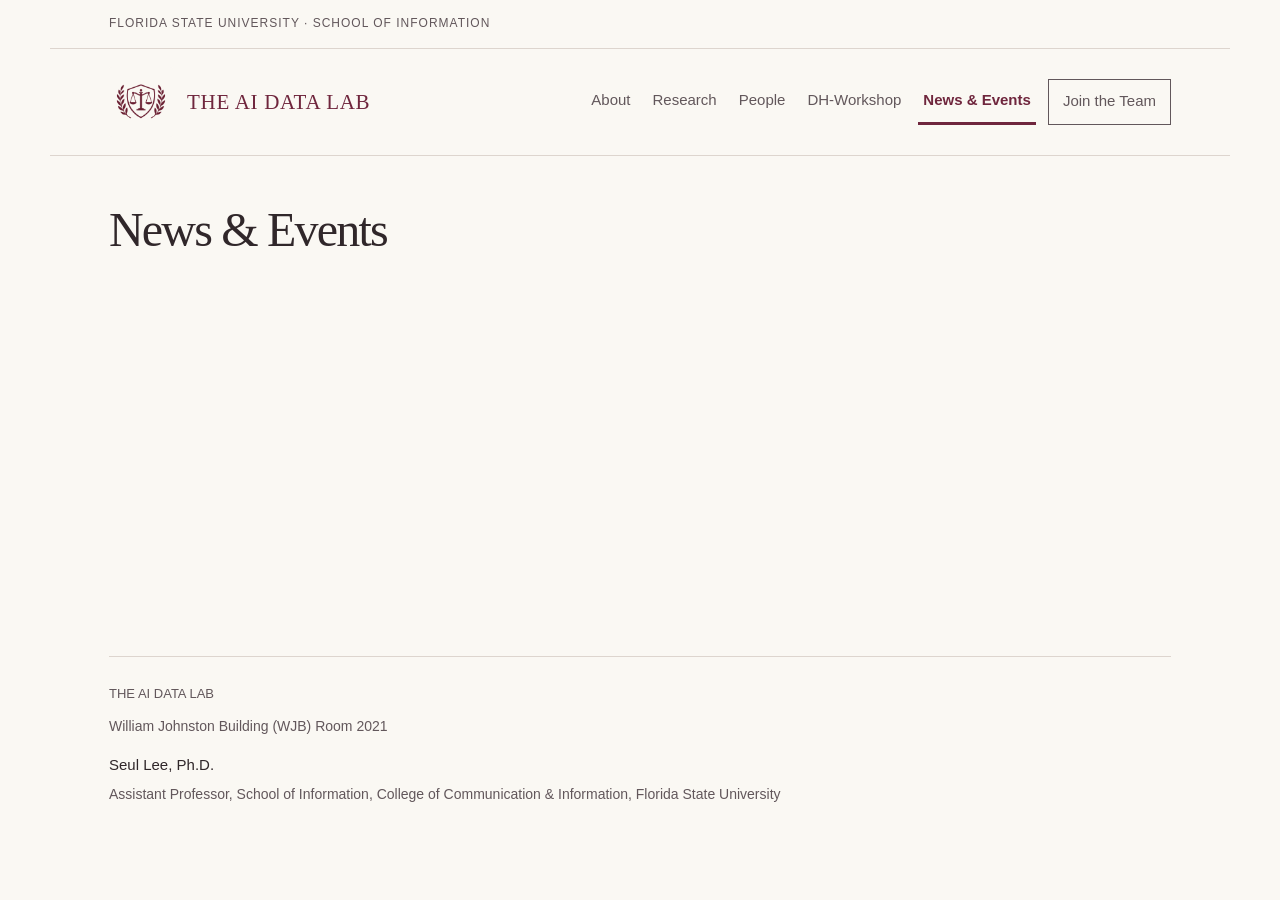
<file: news-events.html>
<!doctype html>
<html lang="en"><head><meta charset="utf-8"><meta name="viewport" content="width=device-width, initial-scale=1"><meta name="description" content="AI Data Lab at Florida State University: interdisciplinary research on AI, literacy, ethics, governance, and society."><meta name="color-scheme" content="light dark"><title>News &amp; Events | AI Data Lab</title><link rel="icon" href="[data-uri]" type="image/png"><style>
#adl-preview{--adl-paper:light-dark(#faf8f3,#1e1b1b);--adl-ink:light-dark(#30272a,#f6eeea);--adl-wine:light-dark(#6f263d,#e2acbb);--adl-muted:light-dark(#71666a,#bdb0b4);--adl-rule:light-dark(#ddd5ce,#4b3d42);--adl-panel:light-dark(#f0ece5,#2c2528);--adl-gold:light-dark(#9a783e,#d6b878);color-scheme:light dark;background:var(--adl-paper);color:var(--adl-ink);font:15px/1.65 Arial,Helvetica,sans-serif;min-width:0}
#adl-preview *{box-sizing:border-box}#adl-preview h1,#adl-preview h2,#adl-preview h3,#adl-preview p{margin:0}#adl-preview button,#adl-preview a{font:inherit}#adl-preview button{cursor:auto}#adl-preview a{color:inherit}#adl-preview button:focus-visible,#adl-preview a:focus-visible{outline:2px solid var(--adl-gold);outline-offset:5px}#adl-preview .adl-top{padding:12px 5%;border-bottom:1px solid var(--adl-rule);font-size:10px;letter-spacing:2px;text-transform:uppercase;color:var(--adl-muted)}#adl-preview .adl-header{padding:22px 5%;display:flex;align-items:center;justify-content:space-between;gap:24px;border-bottom:1px solid var(--adl-rule)}#adl-preview .adl-brand{border:0;background:none;color:var(--adl-wine);display:flex;align-items:center;gap:12px;text-align:left;padding:0}#adl-preview .adl-mark{font-family:Georgia,serif;font-style:italic;font-size:34px;border:1px solid var(--adl-wine);width:44px;height:46px;display:grid;place-items:center;line-height:1}#adl-preview .adl-brand strong{font-size:16px;font-weight:500;letter-spacing:1px}#adl-preview .adl-brand small{display:block;font-size:10px;letter-spacing:1px;color:var(--adl-muted)}#adl-preview nav{display:flex;gap:22px;flex-wrap:wrap;align-items:center}#adl-preview nav button{padding:6px 0;background:none;border:0;border-bottom:1px solid transparent;color:var(--adl-muted);font-size:12px}#adl-preview nav button[aria-current="page"]{color:var(--adl-wine);border-bottom-color:var(--adl-wine)}#adl-preview nav button.adl-nav-join{padding:8px 14px;border:1px solid var(--adl-rule);color:var(--adl-ink)}#adl-preview .adl-hero{display:grid;grid-template-columns:1.15fr 1fr;align-items:center;gap:40px;padding:64px 5% 58px}#adl-preview .adl-eyebrow{font-size:10px;letter-spacing:2px;text-transform:uppercase;color:var(--adl-wine);display:block;margin-bottom:22px}#adl-preview h1{font:400 clamp(35px,5.1vw,61px)/1.09 Georgia,serif;letter-spacing:-1.8px}#adl-preview h1 em{font-weight:400;color:var(--adl-wine)}#adl-preview .adl-lead{max-width:470px;color:var(--adl-muted);font-size:15px;margin-top:24px;line-height:1.8}#adl-preview .adl-actions{display:flex;flex-wrap:wrap;gap:12px;margin-top:28px;align-items:center}#adl-preview .adl-action{border:1px solid var(--adl-wine);background:var(--adl-wine);color:var(--adl-paper);padding:12px 19px;font-size:12px;text-decoration:none;display:inline-flex;align-items:center;gap:20px}#adl-preview .adl-action.secondary{background:none;color:var(--adl-wine);border-color:var(--adl-rule)}#adl-preview .adl-art{padding:24px;background:var(--adl-panel);border-top:2px solid var(--adl-gold)}#adl-preview .adl-art img{width:100%;height:auto;display:block;background:#fff}#adl-preview .adl-art-label{display:flex;justify-content:space-between;gap:20px;margin-top:18px;font-size:9px;letter-spacing:1.2px;text-transform:uppercase;color:var(--adl-muted)}#adl-preview .adl-bar{border-block:1px solid var(--adl-rule);margin:0 5%;padding:17px 0;display:flex;gap:20px;justify-content:space-between;flex-wrap:wrap;font-size:10px;letter-spacing:1.5px;text-transform:uppercase;color:var(--adl-muted)}#adl-preview .adl-section{padding:48px 5%}#adl-preview .adl-section-head{display:flex;justify-content:space-between;align-items:end;gap:20px;margin-bottom:28px}#adl-preview h2{font:400 32px/1.2 Georgia,serif;letter-spacing:-.6px}#adl-preview .adl-textlink{border:0;background:none;color:var(--adl-wine);padding:0;font-size:12px;text-decoration:underline;text-underline-offset:5px}#adl-preview .adl-areas{display:grid;grid-template-columns:repeat(3,minmax(0,1fr));gap:28px}#adl-preview .adl-area{padding-top:18px;border-top:1px solid var(--adl-rule)}#adl-preview .adl-area i{color:var(--adl-gold);font-style:normal;font-size:11px;letter-spacing:1px}#adl-preview h3{font:400 21px/1.3 Georgia,serif;margin:14px 0 12px}#adl-preview .adl-area p,#adl-preview .adl-project p{font-size:13px;color:var(--adl-muted);line-height:1.75}#adl-preview .adl-projects{background:var(--adl-panel)}#adl-preview .adl-project{display:grid;grid-template-columns:1fr 1.1fr auto;align-items:center;gap:25px;padding:24px 0;border-top:1px solid var(--adl-rule)}#adl-preview .adl-project h3{margin:0;font-size:22px}#adl-preview .adl-project .adl-tag{font-size:9px;color:var(--adl-wine);text-transform:uppercase;letter-spacing:1.5px;margin-bottom:8px;display:block}#adl-preview .adl-invite{margin:44px 5%;padding:32px;border-left:2px solid var(--adl-gold);display:flex;align-items:center;justify-content:space-between;gap:24px}#adl-preview .adl-invite p{margin-top:10px;color:var(--adl-muted);font-size:13px;max-width:510px}#adl-preview footer{margin:0 5%;padding:25px 0;border-top:1px solid var(--adl-rule);display:flex;justify-content:space-between;gap:20px;font-size:11px;color:var(--adl-muted)}#adl-preview .adl-inner{padding:54px 5% 64px;min-height:500px}#adl-preview .adl-inner h1{font-size:48px}#adl-preview .adl-inner .adl-lead{max-width:650px;margin-bottom:36px}#adl-preview .adl-bio{display:grid;grid-template-columns:190px 1fr;gap:38px;margin-top:35px}#adl-preview .adl-bio img{width:100%;height:auto}#adl-preview .adl-bio p{color:var(--adl-muted);max-width:600px}#adl-preview .adl-email{overflow-wrap:anywhere;font-size:22px;color:var(--adl-wine)}#adl-preview [hidden]{display:none!important}
@media(max-width:720px){#adl-preview .adl-header{align-items:flex-start;flex-direction:column;gap:18px}#adl-preview nav{gap:18px}#adl-preview .adl-hero{grid-template-columns:1fr;padding-block:38px;gap:30px}#adl-preview h1{font-size:46px}#adl-preview .adl-art{max-width:430px}#adl-preview .adl-areas{grid-template-columns:1fr;gap:22px}#adl-preview .adl-project{grid-template-columns:1fr;gap:10px}#adl-preview .adl-project>span{display:none}#adl-preview .adl-invite{margin-block:20px;display:block;padding:24px}#adl-preview .adl-invite .adl-action{margin-top:22px}#adl-preview .adl-section-head{align-items:start;flex-direction:column}#adl-preview .adl-bio{grid-template-columns:1fr}#adl-preview .adl-bio img{max-width:190px}#adl-preview footer{flex-direction:column}#adl-preview .adl-inner h1{font-size:38px}}
#adl-preview{position:relative;font-size:16px;--adl-muted:light-dark(#62575b,#d0c2c7);--adl-gold:light-dark(#80602d,#d6b878)}
#adl-preview .adl-top{font-size:12px;letter-spacing:1px;padding-block:14px}
#adl-preview .adl-header{gap:24px;padding-block:18px}
#adl-preview .adl-brand{gap:14px;min-height:64px}
#adl-preview .adl-emblem{width:64px;height:70px;object-fit:contain;background:#faf8f3;border-radius:3px;padding:3px;flex-shrink:0}
#adl-preview .adl-brand strong{font-family:Georgia,serif;font-size:21px;letter-spacing:.7px;line-height:1.25;display:block}
#adl-preview .adl-brand small{font-size:12px;letter-spacing:.5px;margin-top:5px}
#adl-preview nav{gap:14px}
#adl-preview nav button{min-height:44px;font-size:14px;padding:9px 5px}
#adl-preview nav button.adl-nav-join{padding:9px 14px;border-color:var(--adl-muted)}
#adl-preview nav button[aria-current="page"]{border-bottom:3px solid var(--adl-wine);font-weight:600}
#adl-preview .adl-eyebrow{font-size:12px;letter-spacing:1.2px;margin-bottom:18px}
#adl-preview .adl-lead{font-size:17px;line-height:1.8}
#adl-preview .adl-action{min-height:48px;font-size:15px;padding:11px 18px;justify-content:center}
#adl-preview .adl-action.secondary{border-color:var(--adl-muted)}
#adl-preview .adl-bar{font-size:12px;letter-spacing:1px;gap:16px}
#adl-preview .adl-textlink{font-size:15px;min-height:44px;text-align:left;padding-block:8px}
#adl-preview .adl-area i,#adl-preview .adl-project .adl-tag{font-size:12px;letter-spacing:1px}
#adl-preview .adl-area p,#adl-preview .adl-project p,#adl-preview .adl-invite p{font-size:16px;line-height:1.8}
#adl-preview .adl-art{background:var(--adl-panel);padding:32px;text-align:center;display:flex;align-items:center;flex-direction:column;gap:20px}
#adl-preview .adl-art .adl-hero-crest{width:180px;height:180px;object-fit:contain;background:#faf8f3;border-radius:50%;padding:20px}
#adl-preview .adl-art-wordmark{font:400 29px/1.2 Georgia,serif;letter-spacing:1px;color:var(--adl-wine)}
#adl-preview .adl-art-label{display:block;margin:0;font-size:12px;line-height:1.7;letter-spacing:1px}
#adl-preview footer{font-size:13px;line-height:1.8}
#adl-preview :is(button,a):focus-visible{outline:3px solid var(--adl-wine);outline-offset:4px;box-shadow:0 0 0 6px var(--adl-paper)}
#adl-preview .adl-skip{position:absolute;top:8px;left:5%;z-index:10;transform:translateY(-180%);padding:12px 18px;background:var(--adl-paper);color:var(--adl-ink);border:2px solid var(--adl-wine);font-size:16px}
#adl-preview .adl-skip:focus{transform:none}
#adl-preview .adl-sr{position:absolute;width:1px;height:1px;padding:0;margin:-1px;overflow:hidden;clip-path:inset(50%);white-space:nowrap;border:0}
#adl-preview .adl-inner a:not(.adl-action){text-decoration:underline;text-underline-offset:4px;display:inline-block;min-height:44px;padding-block:5px}
#adl-preview .adl-email{font-size:clamp(18px,3vw,24px)}
@media(max-width:800px){#adl-preview .adl-header{align-items:flex-start;flex-direction:column;gap:12px}#adl-preview nav{width:100%;gap:5px 16px}#adl-preview .adl-hero{grid-template-columns:1fr;padding-block:38px}#adl-preview .adl-art{max-width:100%;width:100%}}
@media(max-width:420px){#adl-preview .adl-brand strong{font-size:19px}#adl-preview .adl-emblem{width:54px;height:60px}#adl-preview nav{gap:4px 10px}#adl-preview nav button{font-size:14px}#adl-preview h1{font-size:38px;letter-spacing:-1px}#adl-preview .adl-actions{align-items:stretch;flex-direction:column}#adl-preview .adl-inner{padding-top:36px}#adl-preview .adl-art-wordmark{font-size:25px}}
@media(prefers-reduced-motion:reduce){#adl-preview *,#adl-preview *::before,#adl-preview *::after{animation:none!important;transition:none!important;scroll-behavior:auto!important}}
@media(forced-colors:active){#adl-preview :is(button,a):focus-visible{outline:3px solid Highlight;box-shadow:none}#adl-preview nav button[aria-current="page"]{border-bottom:3px solid Highlight}#adl-preview .adl-action{border:2px solid ButtonText}}

#adl-preview .adl-project{grid-template-columns:1fr 1.15fr auto}#adl-preview .adl-project>button{white-space:nowrap}#adl-preview .adl-art{border:1px solid var(--adl-rule);border-top:2px solid var(--adl-gold)}#adl-preview .adl-art-wordmark{font-size:25px}#adl-preview .adl-hero{padding-block:50px}#adl-preview .adl-hero h1{font-size:clamp(44px,6vw,72px)}#adl-preview .adl-project h3{font-size:24px}#adl-preview .adl-area h3{margin-top:0}
@media(max-width:720px){#adl-preview .adl-project{grid-template-columns:1fr}#adl-preview .adl-project>button{justify-self:start}#adl-preview .adl-hero h1{font-size:44px}}
#adl-preview .adl-research-entry{display:grid;grid-template-columns:1fr 1.15fr;gap:40px;padding:34px 0;border-top:1px solid var(--adl-rule);scroll-margin-top:20px}
#adl-preview .adl-research-heading h2{font-size:28px;line-height:1.3}
#adl-preview .adl-research-heading .adl-eyebrow{margin-bottom:16px;line-height:1.7}
#adl-preview .adl-research-body>p{font-size:16px;line-height:1.8;color:var(--adl-muted);margin-bottom:18px}
#adl-preview details{border-top:1px solid var(--adl-rule)}
#adl-preview summary{min-height:48px;padding:12px 2px;font-size:14px;line-height:1.6;color:var(--adl-wine);text-decoration:underline;text-underline-offset:4px}
#adl-preview summary:focus-visible{outline:3px solid var(--adl-wine);outline-offset:4px}
#adl-preview .adl-citation{padding:6px 0 12px;font-size:14px;line-height:1.8;color:var(--adl-muted);overflow-wrap:anywhere}
#adl-preview .adl-citation a{font-size:14px;color:var(--adl-wine);margin-top:12px}
#adl-preview .adl-research-bottom{padding:32px 0;border-top:1px solid var(--adl-rule)}
#adl-preview .adl-research-bottom p{color:var(--adl-muted);margin:16px 0 24px;max-width:680px;font-size:16px;line-height:1.8}
#adl-preview .adl-home-ongoing{padding-top:36px;border-top:1px solid var(--adl-rule)}
#adl-preview .adl-home-projects{display:grid;grid-template-columns:1fr 1fr;gap:0 32px;margin-top:22px}
#adl-preview .adl-home-project{padding:22px 0;border-top:1px solid var(--adl-rule)}
#adl-preview .adl-home-project h3{font-size:23px;margin:0 0 12px}
#adl-preview .adl-home-project p{font-size:15px;color:var(--adl-muted);margin-bottom:12px}
@media(max-width:720px){#adl-preview .adl-research-entry{grid-template-columns:1fr;gap:20px}#adl-preview .adl-research-heading h2{font-size:26px}#adl-preview .adl-home-projects{grid-template-columns:1fr}}

/* Final reading rhythm. Edit colors in the variables at the start of site.css. */
html{scroll-behavior:smooth;scroll-padding-top:24px}body{margin:0;background:#faf8f3}#adl-preview{max-width:1180px;margin-inline:auto;font-size:18px}#adl-preview .adl-lead{max-width:62ch;font-size:18px;line-height:1.8}#adl-preview .adl-hero{grid-template-columns:1.25fr .85fr;gap:48px;padding-block:58px}#adl-preview .adl-art{padding:28px}#adl-preview .adl-art .adl-hero-crest{width:160px;height:160px}#adl-preview .adl-section{padding-block:52px}#adl-preview .adl-areas{gap:34px}#adl-preview .adl-area p,#adl-preview .adl-project p,#adl-preview .adl-home-project p,#adl-preview .adl-invite p,#adl-preview .adl-bio p{font-size:17px;line-height:1.85;max-width:65ch}#adl-preview .adl-area h3{font-size:25px;line-height:1.35;margin-bottom:18px}#adl-preview .adl-bar{line-height:1.8}#adl-preview .adl-project{padding-block:30px;gap:32px}#adl-preview .adl-project h3{font-size:25px;line-height:1.4}#adl-preview .adl-inner{padding-top:48px}#adl-preview .adl-research-entry{grid-template-columns:minmax(0,.9fr) minmax(0,1.1fr);gap:48px;padding-block:42px}#adl-preview .adl-research-heading h2{font-size:30px;line-height:1.35}#adl-preview .adl-research-body>p{font-size:18px;line-height:1.85;max-width:58ch}#adl-preview .adl-citation{font-size:16px;line-height:1.85}#adl-preview .adl-citation a,#adl-preview summary{font-size:16px}#adl-preview summary{padding-block:16px}#adl-preview .adl-home-projects{gap:0 42px}#adl-preview .adl-home-project{padding-block:30px}#adl-preview .adl-home-project h3{font-size:25px;line-height:1.4}#adl-preview .adl-eyebrow{line-height:1.7;letter-spacing:1px}#adl-preview .adl-project>span{display:none}#adl-preview a.adl-brand{text-decoration:none}#adl-preview nav a{display:inline-flex;align-items:center;min-height:46px;padding:8px 5px;color:var(--adl-muted);font-size:15px;text-decoration:none;border-bottom:3px solid transparent}#adl-preview nav a[aria-current=page]{color:var(--adl-wine);border-bottom-color:var(--adl-wine);font-weight:600}#adl-preview nav .adl-nav-join{padding:8px 14px;border:1px solid var(--adl-muted)}#adl-preview a.adl-textlink{display:inline-flex;align-items:center;min-height:46px;line-height:1.6}#adl-preview .adl-people{margin-top:48px;padding-top:32px;border-top:1px solid var(--adl-rule)}#adl-preview .adl-people p{max-width:66ch;font-size:17px;line-height:1.85;color:var(--adl-muted);margin-top:16px}#adl-preview .adl-logo-background{background:#faf8f3}#adl-preview .adl-action span{white-space:nowrap}#adl-preview .adl-skip{position:absolute;clip-path:inset(100%);transform:none}#adl-preview .adl-skip:focus{clip-path:none}#adl-preview .adl-main:focus{outline:none}#adl-preview a,#adl-preview button,#adl-preview summary{touch-action:manipulation;overflow-wrap:anywhere}#adl-preview [id]{scroll-margin-top:28px}#adl-preview .adl-research-list{margin-top:40px}#adl-preview .adl-section-head{margin-bottom:32px}#adl-preview .adl-inner .adl-bio h2{font-size:32px}
@media(max-width:850px){#adl-preview .adl-hero,#adl-preview .adl-research-entry{grid-template-columns:1fr}#adl-preview .adl-art{max-width:430px;justify-self:start;width:100%}#adl-preview .adl-areas{grid-template-columns:1fr}#adl-preview .adl-area{padding-top:24px}#adl-preview .adl-area p{max-width:65ch}#adl-preview .adl-area h3 br{display:none}#adl-preview .adl-research-entry{gap:22px}#adl-preview .adl-project{grid-template-columns:1fr;gap:15px}#adl-preview .adl-project>a{justify-self:start}}
@media(max-width:520px){#adl-preview .adl-top{font-size:12px;padding-inline:6%}#adl-preview .adl-header,#adl-preview .adl-inner,#adl-preview .adl-section,#adl-preview .adl-hero{padding-inline:6%}#adl-preview h2{font-size:28px}#adl-preview .adl-research-heading h2{font-size:27px}#adl-preview .adl-home-projects{grid-template-columns:1fr}#adl-preview .adl-bio{grid-template-columns:1fr}#adl-preview .adl-inner h1{font-size:40px}#adl-preview nav{gap:4px 12px}#adl-preview .adl-brand strong{font-size:19px}#adl-preview .adl-invite{margin-inline:6%;padding-inline:20px}#adl-preview .adl-research-entry br{display:none}}
@media(prefers-reduced-motion:reduce){html{scroll-behavior:auto}}
@media(prefers-color-scheme:dark){body{background:#1e1b1b}}
@media print{body,#adl-preview{background:#fff!important;color:#000!important}#adl-preview nav,#adl-preview .adl-skip{display:none}#adl-preview{max-width:none}#adl-preview .adl-research-entry{break-inside:avoid}#adl-preview details{display:block}#adl-preview details>*{display:block}#adl-preview a{color:inherit}}

/* People: open editorial columns, consistent portraits, short readable biographies. */
#adl-preview .adl-people-page{padding-bottom:20px}
#adl-preview .adl-people-intro{max-width:760px;margin-bottom:54px}
#adl-preview .adl-people-intro .adl-lead{margin-bottom:0}
#adl-preview .adl-roster-heading{padding-top:28px;border-top:1px solid var(--adl-rule);display:flex;justify-content:space-between;align-items:baseline;gap:24px;margin-bottom:32px}
#adl-preview .adl-roster-heading h2{font:400 25px/1.4 Georgia,serif}
#adl-preview .adl-roster-heading>p{font-size:13px;line-height:1.7;color:var(--adl-muted);max-width:270px}
#adl-preview .adl-student-grid{display:grid;grid-template-columns:repeat(3,minmax(0,1fr));gap:34px}
#adl-preview .adl-student{min-width:0}
#adl-preview .adl-student-photo{position:relative;aspect-ratio:4/5;overflow:hidden;background:var(--adl-panel)}
#adl-preview .adl-student-photo img{position:absolute;top:0;width:300%;height:100%;max-width:none;object-fit:cover}
#adl-preview .adl-demo-left{left:0}#adl-preview .adl-demo-middle{left:-100%}#adl-preview .adl-demo-right{left:-200%}
#adl-preview .adl-student-copy{padding-top:24px}
#adl-preview .adl-profile-type{font-size:12px;line-height:1.6;color:var(--adl-muted);margin-bottom:8px}
#adl-preview .adl-student h3{font:400 29px/1.3 Georgia,serif;margin:0 0 8px;letter-spacing:-.3px}
#adl-preview .adl-student-role{font-size:15px;color:var(--adl-wine);line-height:1.6}
#adl-preview .adl-student-field{font-size:14px;color:var(--adl-muted);margin-top:3px}
#adl-preview .adl-student-description{font-size:17px;line-height:1.85;color:var(--adl-ink);margin-top:20px;max-width:35ch}
#adl-preview .adl-student-interest{margin-top:24px;padding-top:18px;border-top:1px solid var(--adl-rule);font-size:15px;line-height:1.7;color:var(--adl-ink)}
#adl-preview .adl-student-interest span{display:block;font-size:12px;color:var(--adl-muted);margin-bottom:4px}
#adl-preview .adl-team-join{display:grid;grid-template-columns:1fr 1.35fr;gap:48px;margin-top:64px;padding:42px 0;border-top:2px solid var(--adl-wine)}
#adl-preview .adl-team-join h2{font-size:39px}
#adl-preview .adl-team-join p{font-size:18px;line-height:1.85;color:var(--adl-muted);max-width:52ch;margin-bottom:24px}
#adl-preview .adl-team-join .adl-textlink{margin-left:20px}
#adl-preview .adl-bio{grid-template-columns:220px minmax(0,1fr);gap:48px;padding-top:32px;border-top:1px solid var(--adl-rule);align-items:start}
#adl-preview .adl-bio>img{width:100%;aspect-ratio:4/5;object-fit:cover;object-position:center 20%}
#adl-preview .adl-bio p{font-size:18px;line-height:1.9;max-width:58ch}
#adl-preview nav{gap:12px}
@media(max-width:900px){#adl-preview .adl-roster-heading{align-items:flex-start;flex-direction:column;gap:8px}#adl-preview .adl-roster-heading>p{max-width:none}#adl-preview .adl-student-grid{gap:24px}#adl-preview .adl-student h3{font-size:25px}#adl-preview .adl-team-join{grid-template-columns:1fr;gap:20px}}
@media(max-width:650px){#adl-preview .adl-student-grid{grid-template-columns:1fr;gap:38px}#adl-preview .adl-student{display:grid;grid-template-columns:120px minmax(0,1fr);gap:22px}#adl-preview .adl-student-copy{padding:0}#adl-preview .adl-student-description{grid-column:1/-1;font-size:16px}#adl-preview .adl-student h3{font-size:26px}#adl-preview .adl-student-interest{margin-top:16px}#adl-preview .adl-bio{grid-template-columns:1fr;gap:24px}#adl-preview .adl-bio>img{max-width:220px}#adl-preview .adl-team-join{margin-top:42px}#adl-preview .adl-team-join .adl-textlink{margin:14px 0 0;display:flex}}
@media(max-width:400px){#adl-preview .adl-student{grid-template-columns:1fr}#adl-preview .adl-student-photo{max-width:100%;aspect-ratio:4/3}#adl-preview .adl-student-photo img{object-position:center 25%}#adl-preview .adl-student-grid{gap:44px}}

#adl-preview .adl-student-photo img.adl-real-portrait{left:0;width:100%;height:100%;object-fit:cover;object-position:center top}
#adl-preview .adl-student-photo img{object-position:center 20%}

#adl-preview .adl-feature-icon{width:44px;height:44px;color:var(--adl-wine);margin-bottom:24px;display:block}
#adl-preview .adl-feature-icon svg{display:block;width:100%;height:100%;stroke:currentColor;fill:none;stroke-width:1.4;stroke-linecap:round;stroke-linejoin:round}
#adl-preview .adl-areas h3{font-size:25px;line-height:1.35}#adl-preview .adl-areas p{font-size:17px;line-height:1.75;max-width:34ch}
#adl-preview .adl-projects .adl-project{grid-template-columns:64px 1fr auto;gap:24px;padding-block:26px}
#adl-preview .adl-projects .adl-project .adl-feature-icon{margin:0;width:44px;height:44px}
#adl-preview .adl-projects .adl-project h3{font-size:25px;margin-bottom:8px}
#adl-preview .adl-projects .adl-project p{font-size:16px;line-height:1.7;max-width:55ch}
#adl-preview .adl-home-project .adl-feature-icon{width:34px;height:34px;margin-bottom:18px}
#adl-preview .adl-home-project h3{font-size:24px}
#adl-preview .adl-team-preview{padding:48px 5%;border-top:1px solid var(--adl-rule)}
#adl-preview .adl-team-preview-grid{display:grid;grid-template-columns:repeat(3,minmax(0,1fr));gap:24px}
#adl-preview .adl-team-preview-grid .adl-student-photo{aspect-ratio:1/1}
#adl-preview .adl-team-preview-grid p{font-size:14px;color:var(--adl-muted);margin-top:12px}
#adl-preview .adl-research-heading .adl-feature-icon{width:36px;height:36px;margin-bottom:18px}
#adl-preview .adl-hero .adl-lead{max-width:45ch;font-size:20px;line-height:1.75}
#adl-preview .adl-roster-heading>p{font-size:12px}
@media(max-width:650px){#adl-preview .adl-projects .adl-project{grid-template-columns:44px minmax(0,1fr);gap:16px}#adl-preview .adl-projects .adl-project>a{grid-column:2}#adl-preview .adl-team-preview-grid{gap:12px}#adl-preview .adl-team-preview{padding-inline:6%}#adl-preview .adl-team-preview-grid p{font-size:12px}}

#adl-preview .adl-projects .adl-project>.adl-feature-icon{display:block}#adl-preview .adl-projects .adl-project>div{min-width:0}
/* Larger section icons; retain comfortable mobile proportions. */
#adl-preview .adl-feature-icon{width:72px;height:72px;margin-bottom:26px;flex-shrink:0}
#adl-preview .adl-projects .adl-project{grid-template-columns:92px minmax(0,1fr) auto;gap:28px}
#adl-preview .adl-projects .adl-project .adl-feature-icon{width:72px;height:72px;margin:0}
#adl-preview .adl-home-project .adl-feature-icon{width:60px;height:60px;margin-bottom:22px}
#adl-preview .adl-research-heading .adl-feature-icon{width:60px;height:60px;margin-bottom:22px}
#adl-preview .adl-feature-icon>svg{width:100%;height:100%;display:block}
@media(max-width:650px){#adl-preview .adl-feature-icon{width:60px;height:60px}#adl-preview .adl-projects .adl-project{grid-template-columns:64px minmax(0,1fr);gap:20px}#adl-preview .adl-projects .adl-project .adl-feature-icon{width:56px;height:56px}#adl-preview .adl-home-project .adl-feature-icon,#adl-preview .adl-research-heading .adl-feature-icon{width:52px;height:52px}}

#adl-preview .adl-photo-empty{background:transparent;border:1px solid var(--adl-rule)}#adl-preview .adl-student-description+.adl-student-description{margin-top:14px}#adl-preview .adl-team-preview-grid .adl-team-name{font:400 20px/1.5 Georgia,serif;color:var(--adl-ink);margin-top:16px}

#adl-preview .adl-project-team{font-size:15px;line-height:1.8;color:var(--adl-muted);margin:18px 0 24px}#adl-preview .adl-project-team strong{font-weight:500}#adl-preview .adl-project-team a{color:var(--adl-wine);text-underline-offset:4px}#adl-preview .adl-student-interest a{color:var(--adl-wine);display:inline-block;min-height:44px;padding-block:7px}

#adl-preview .adl-footer-name{margin-top:12px;font-size:15px;color:var(--adl-ink)}#adl-preview .adl-footer-affiliation{max-width:78ch;margin-top:4px;font-size:14px;line-height:1.8;color:var(--adl-muted)}
#adl-preview .adl-academic-section{margin-top:32px;padding-top:26px;border-top:1px solid var(--adl-rule)}
#adl-preview .adl-academic-section h3{font:400 27px/1.35 Georgia,serif;color:var(--adl-ink);margin:0 0 20px}
#adl-preview .adl-education-list{margin:0;display:grid;gap:20px}
#adl-preview .adl-education-list dt{font-size:17px;font-weight:500;line-height:1.7;color:var(--adl-ink)}
#adl-preview .adl-education-list dt span{font-size:15px;color:var(--adl-muted);margin-left:10px;white-space:nowrap}
#adl-preview .adl-education-list dd{margin:4px 0 0;font-size:16px;line-height:1.8;color:var(--adl-muted)}
#adl-preview .adl-term+.adl-term{margin-top:22px}
#adl-preview .adl-term h4{font-size:15px;font-weight:500;color:var(--adl-wine);margin:0 0 9px;line-height:1.7}
#adl-preview .adl-term ul{list-style:none;padding:0;margin:0;display:grid;gap:10px}
#adl-preview .adl-term li{font-size:16px;line-height:1.8;color:var(--adl-ink);max-width:58ch}
#adl-preview .adl-course-code{display:block;font-size:13px;letter-spacing:.3px;color:var(--adl-muted)}
#adl-preview footer .adl-footer-office{font-size:14px;line-height:1.8;margin-top:9px;color:var(--adl-muted)}

#adl-preview footer .adl-footer-affiliation{max-width:none;font-size:clamp(12px,1.15vw,14px);white-space:nowrap;line-height:1.8}#adl-preview footer>div{max-width:100%;min-width:0}@media(max-width:850px){#adl-preview footer .adl-footer-affiliation{white-space:normal;font-size:14px}}

#adl-preview .adl-research-nav{position:relative;display:inline-flex}#adl-preview .adl-research-dropdown{display:none;position:absolute;top:100%;left:-12px;z-index:20;min-width:190px;padding:10px 14px;background:var(--adl-paper,var(--adl-page-background));border:1px solid var(--adl-rule)}#adl-preview .adl-research-dropdown>a{display:flex;white-space:nowrap}#adl-preview .adl-research-nav:hover .adl-research-dropdown,#adl-preview .adl-research-nav:focus-within .adl-research-dropdown{display:block}

#adl-preview svg.adl-link-arrow{display:inline-block;width:1em;height:1em;min-width:1em;vertical-align:-.12em;flex-shrink:0;color:inherit;stroke:currentColor;fill:none}
</style><script type="application/ld+json">{
  "@context": "https://schema.org",
  "@graph": [
    {
      "@type": "Organization",
      "@id": "https://seul-leee.github.io/AI-data-lab/#lab",
      "name": "The AI Data Lab",
      "description": "The AI Data Lab studies AI literacy, ethics, governance, and digital culture through interdisciplinary research led by Dr. Seul Lee.",
      "founder": {
        "@id": "https://seul-leee.github.io/AI-data-lab/#seul-lee"
      },
      "email": "seul.lee@fsu.edu",
      "location": {
        "@type": "Place",
        "name": "William Johnston Building (WJB) Room 2021"
      },
      "url": "https://seul-leee.github.io/AI-data-lab/"
    },
    {
      "@type": "Person",
      "@id": "https://seul-leee.github.io/AI-data-lab/#seul-lee",
      "name": "Seul Lee",
      "honorificSuffix": "Ph.D.",
      "jobTitle": "Assistant Professor",
      "worksFor": {
        "@id": "https://seul-leee.github.io/AI-data-lab/#fsu"
      },
      "sameAs": [
        "https://directory.cci.fsu.edu/seul-lee/"
      ],
      "url": "https://seul-leee.github.io/AI-data-lab/about.html"
    },
    {
      "@type": "CollegeOrUniversity",
      "@id": "https://seul-leee.github.io/AI-data-lab/#fsu",
      "name": "Florida State University"
    }
  ]
}</script><link rel="canonical" href="https://seul-leee.github.io/AI-data-lab/news-events.html"></head>
<body><div id="adl-preview"><a class="adl-skip" href="#adl-main">Skip to main content</a><div class="adl-top">Florida State University · School of Information</div>
<header class="adl-header">
<a href="index.html" class="adl-brand" aria-label="AI Data Lab home"><img class="adl-emblem" src="[data-uri]" alt=""><span><strong>THE AI DATA LAB</strong></span></a>
<nav aria-label="Primary navigation"><a href="about.html">About</a><span class="adl-research-nav"><a href="current-projects.html">Research</a><span class="adl-research-dropdown"><a href="current-projects.html">Current Projects</a><a href="selected-work.html">Selected Work</a></span></span><a href="people.html">People</a><a href="dh-workshop.html">DH-Workshop</a><a href="news-events.html" aria-current="page">News &amp; Events</a><a href="join-us.html" class="adl-nav-join">Join the Team</a></nav>
</header>
<main class="adl-main" id="adl-main" tabindex="-1"><section class="adl-inner"><h1>News &amp; Events</h1></section></main><footer><div><span>THE AI DATA LAB</span><p class="adl-footer-office">William Johnston Building (WJB) Room 2021</p><p class="adl-footer-name">Seul Lee, Ph.D.</p><p class="adl-footer-affiliation">Assistant Professor, School of Information, College of Communication &amp; Information, Florida State University</p></div></footer></div></body></html>
</file>
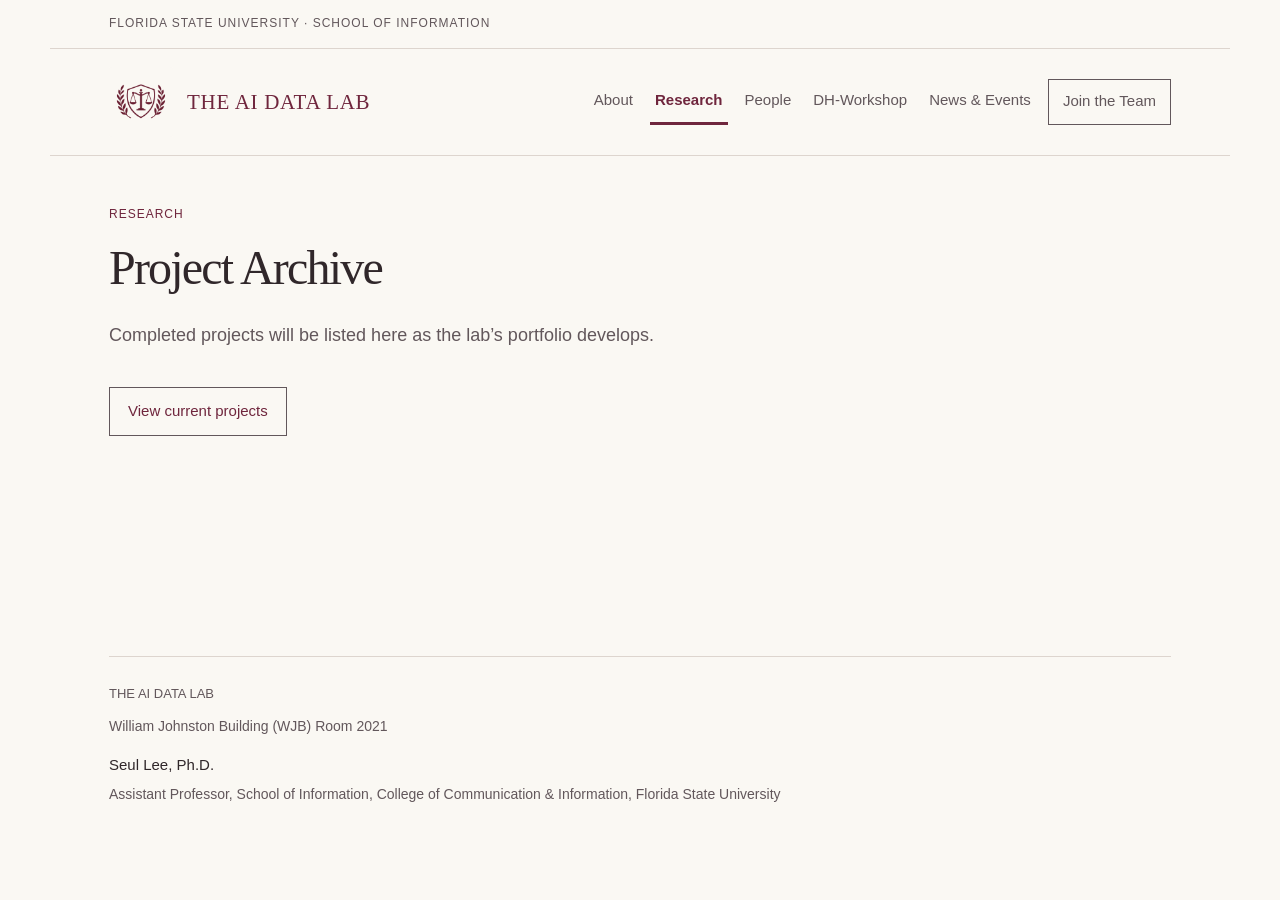
<file: project-archive.html>
<!doctype html>
<html lang="en"><head><meta charset="utf-8"><meta name="viewport" content="width=device-width, initial-scale=1"><meta name="description" content="AI Data Lab at Florida State University: interdisciplinary research on AI, literacy, ethics, governance, and society."><meta name="color-scheme" content="light dark"><title>Project Archive | AI Data Lab</title><link rel="icon" href="[data-uri]" type="image/png"><style>
#adl-preview{--adl-paper:light-dark(#faf8f3,#1e1b1b);--adl-ink:light-dark(#30272a,#f6eeea);--adl-wine:light-dark(#6f263d,#e2acbb);--adl-muted:light-dark(#71666a,#bdb0b4);--adl-rule:light-dark(#ddd5ce,#4b3d42);--adl-panel:light-dark(#f0ece5,#2c2528);--adl-gold:light-dark(#9a783e,#d6b878);color-scheme:light dark;background:var(--adl-paper);color:var(--adl-ink);font:15px/1.65 Arial,Helvetica,sans-serif;min-width:0}
#adl-preview *{box-sizing:border-box}#adl-preview h1,#adl-preview h2,#adl-preview h3,#adl-preview p{margin:0}#adl-preview button,#adl-preview a{font:inherit}#adl-preview button{cursor:auto}#adl-preview a{color:inherit}#adl-preview button:focus-visible,#adl-preview a:focus-visible{outline:2px solid var(--adl-gold);outline-offset:5px}#adl-preview .adl-top{padding:12px 5%;border-bottom:1px solid var(--adl-rule);font-size:10px;letter-spacing:2px;text-transform:uppercase;color:var(--adl-muted)}#adl-preview .adl-header{padding:22px 5%;display:flex;align-items:center;justify-content:space-between;gap:24px;border-bottom:1px solid var(--adl-rule)}#adl-preview .adl-brand{border:0;background:none;color:var(--adl-wine);display:flex;align-items:center;gap:12px;text-align:left;padding:0}#adl-preview .adl-mark{font-family:Georgia,serif;font-style:italic;font-size:34px;border:1px solid var(--adl-wine);width:44px;height:46px;display:grid;place-items:center;line-height:1}#adl-preview .adl-brand strong{font-size:16px;font-weight:500;letter-spacing:1px}#adl-preview .adl-brand small{display:block;font-size:10px;letter-spacing:1px;color:var(--adl-muted)}#adl-preview nav{display:flex;gap:22px;flex-wrap:wrap;align-items:center}#adl-preview nav button{padding:6px 0;background:none;border:0;border-bottom:1px solid transparent;color:var(--adl-muted);font-size:12px}#adl-preview nav button[aria-current="page"]{color:var(--adl-wine);border-bottom-color:var(--adl-wine)}#adl-preview nav button.adl-nav-join{padding:8px 14px;border:1px solid var(--adl-rule);color:var(--adl-ink)}#adl-preview .adl-hero{display:grid;grid-template-columns:1.15fr 1fr;align-items:center;gap:40px;padding:64px 5% 58px}#adl-preview .adl-eyebrow{font-size:10px;letter-spacing:2px;text-transform:uppercase;color:var(--adl-wine);display:block;margin-bottom:22px}#adl-preview h1{font:400 clamp(35px,5.1vw,61px)/1.09 Georgia,serif;letter-spacing:-1.8px}#adl-preview h1 em{font-weight:400;color:var(--adl-wine)}#adl-preview .adl-lead{max-width:470px;color:var(--adl-muted);font-size:15px;margin-top:24px;line-height:1.8}#adl-preview .adl-actions{display:flex;flex-wrap:wrap;gap:12px;margin-top:28px;align-items:center}#adl-preview .adl-action{border:1px solid var(--adl-wine);background:var(--adl-wine);color:var(--adl-paper);padding:12px 19px;font-size:12px;text-decoration:none;display:inline-flex;align-items:center;gap:20px}#adl-preview .adl-action.secondary{background:none;color:var(--adl-wine);border-color:var(--adl-rule)}#adl-preview .adl-art{padding:24px;background:var(--adl-panel);border-top:2px solid var(--adl-gold)}#adl-preview .adl-art img{width:100%;height:auto;display:block;background:#fff}#adl-preview .adl-art-label{display:flex;justify-content:space-between;gap:20px;margin-top:18px;font-size:9px;letter-spacing:1.2px;text-transform:uppercase;color:var(--adl-muted)}#adl-preview .adl-bar{border-block:1px solid var(--adl-rule);margin:0 5%;padding:17px 0;display:flex;gap:20px;justify-content:space-between;flex-wrap:wrap;font-size:10px;letter-spacing:1.5px;text-transform:uppercase;color:var(--adl-muted)}#adl-preview .adl-section{padding:48px 5%}#adl-preview .adl-section-head{display:flex;justify-content:space-between;align-items:end;gap:20px;margin-bottom:28px}#adl-preview h2{font:400 32px/1.2 Georgia,serif;letter-spacing:-.6px}#adl-preview .adl-textlink{border:0;background:none;color:var(--adl-wine);padding:0;font-size:12px;text-decoration:underline;text-underline-offset:5px}#adl-preview .adl-areas{display:grid;grid-template-columns:repeat(3,minmax(0,1fr));gap:28px}#adl-preview .adl-area{padding-top:18px;border-top:1px solid var(--adl-rule)}#adl-preview .adl-area i{color:var(--adl-gold);font-style:normal;font-size:11px;letter-spacing:1px}#adl-preview h3{font:400 21px/1.3 Georgia,serif;margin:14px 0 12px}#adl-preview .adl-area p,#adl-preview .adl-project p{font-size:13px;color:var(--adl-muted);line-height:1.75}#adl-preview .adl-projects{background:var(--adl-panel)}#adl-preview .adl-project{display:grid;grid-template-columns:1fr 1.1fr auto;align-items:center;gap:25px;padding:24px 0;border-top:1px solid var(--adl-rule)}#adl-preview .adl-project h3{margin:0;font-size:22px}#adl-preview .adl-project .adl-tag{font-size:9px;color:var(--adl-wine);text-transform:uppercase;letter-spacing:1.5px;margin-bottom:8px;display:block}#adl-preview .adl-invite{margin:44px 5%;padding:32px;border-left:2px solid var(--adl-gold);display:flex;align-items:center;justify-content:space-between;gap:24px}#adl-preview .adl-invite p{margin-top:10px;color:var(--adl-muted);font-size:13px;max-width:510px}#adl-preview footer{margin:0 5%;padding:25px 0;border-top:1px solid var(--adl-rule);display:flex;justify-content:space-between;gap:20px;font-size:11px;color:var(--adl-muted)}#adl-preview .adl-inner{padding:54px 5% 64px;min-height:500px}#adl-preview .adl-inner h1{font-size:48px}#adl-preview .adl-inner .adl-lead{max-width:650px;margin-bottom:36px}#adl-preview .adl-bio{display:grid;grid-template-columns:190px 1fr;gap:38px;margin-top:35px}#adl-preview .adl-bio img{width:100%;height:auto}#adl-preview .adl-bio p{color:var(--adl-muted);max-width:600px}#adl-preview .adl-email{overflow-wrap:anywhere;font-size:22px;color:var(--adl-wine)}#adl-preview [hidden]{display:none!important}
@media(max-width:720px){#adl-preview .adl-header{align-items:flex-start;flex-direction:column;gap:18px}#adl-preview nav{gap:18px}#adl-preview .adl-hero{grid-template-columns:1fr;padding-block:38px;gap:30px}#adl-preview h1{font-size:46px}#adl-preview .adl-art{max-width:430px}#adl-preview .adl-areas{grid-template-columns:1fr;gap:22px}#adl-preview .adl-project{grid-template-columns:1fr;gap:10px}#adl-preview .adl-project>span{display:none}#adl-preview .adl-invite{margin-block:20px;display:block;padding:24px}#adl-preview .adl-invite .adl-action{margin-top:22px}#adl-preview .adl-section-head{align-items:start;flex-direction:column}#adl-preview .adl-bio{grid-template-columns:1fr}#adl-preview .adl-bio img{max-width:190px}#adl-preview footer{flex-direction:column}#adl-preview .adl-inner h1{font-size:38px}}
#adl-preview{position:relative;font-size:16px;--adl-muted:light-dark(#62575b,#d0c2c7);--adl-gold:light-dark(#80602d,#d6b878)}
#adl-preview .adl-top{font-size:12px;letter-spacing:1px;padding-block:14px}
#adl-preview .adl-header{gap:24px;padding-block:18px}
#adl-preview .adl-brand{gap:14px;min-height:64px}
#adl-preview .adl-emblem{width:64px;height:70px;object-fit:contain;background:#faf8f3;border-radius:3px;padding:3px;flex-shrink:0}
#adl-preview .adl-brand strong{font-family:Georgia,serif;font-size:21px;letter-spacing:.7px;line-height:1.25;display:block}
#adl-preview .adl-brand small{font-size:12px;letter-spacing:.5px;margin-top:5px}
#adl-preview nav{gap:14px}
#adl-preview nav button{min-height:44px;font-size:14px;padding:9px 5px}
#adl-preview nav button.adl-nav-join{padding:9px 14px;border-color:var(--adl-muted)}
#adl-preview nav button[aria-current="page"]{border-bottom:3px solid var(--adl-wine);font-weight:600}
#adl-preview .adl-eyebrow{font-size:12px;letter-spacing:1.2px;margin-bottom:18px}
#adl-preview .adl-lead{font-size:17px;line-height:1.8}
#adl-preview .adl-action{min-height:48px;font-size:15px;padding:11px 18px;justify-content:center}
#adl-preview .adl-action.secondary{border-color:var(--adl-muted)}
#adl-preview .adl-bar{font-size:12px;letter-spacing:1px;gap:16px}
#adl-preview .adl-textlink{font-size:15px;min-height:44px;text-align:left;padding-block:8px}
#adl-preview .adl-area i,#adl-preview .adl-project .adl-tag{font-size:12px;letter-spacing:1px}
#adl-preview .adl-area p,#adl-preview .adl-project p,#adl-preview .adl-invite p{font-size:16px;line-height:1.8}
#adl-preview .adl-art{background:var(--adl-panel);padding:32px;text-align:center;display:flex;align-items:center;flex-direction:column;gap:20px}
#adl-preview .adl-art .adl-hero-crest{width:180px;height:180px;object-fit:contain;background:#faf8f3;border-radius:50%;padding:20px}
#adl-preview .adl-art-wordmark{font:400 29px/1.2 Georgia,serif;letter-spacing:1px;color:var(--adl-wine)}
#adl-preview .adl-art-label{display:block;margin:0;font-size:12px;line-height:1.7;letter-spacing:1px}
#adl-preview footer{font-size:13px;line-height:1.8}
#adl-preview :is(button,a):focus-visible{outline:3px solid var(--adl-wine);outline-offset:4px;box-shadow:0 0 0 6px var(--adl-paper)}
#adl-preview .adl-skip{position:absolute;top:8px;left:5%;z-index:10;transform:translateY(-180%);padding:12px 18px;background:var(--adl-paper);color:var(--adl-ink);border:2px solid var(--adl-wine);font-size:16px}
#adl-preview .adl-skip:focus{transform:none}
#adl-preview .adl-sr{position:absolute;width:1px;height:1px;padding:0;margin:-1px;overflow:hidden;clip-path:inset(50%);white-space:nowrap;border:0}
#adl-preview .adl-inner a:not(.adl-action){text-decoration:underline;text-underline-offset:4px;display:inline-block;min-height:44px;padding-block:5px}
#adl-preview .adl-email{font-size:clamp(18px,3vw,24px)}
@media(max-width:800px){#adl-preview .adl-header{align-items:flex-start;flex-direction:column;gap:12px}#adl-preview nav{width:100%;gap:5px 16px}#adl-preview .adl-hero{grid-template-columns:1fr;padding-block:38px}#adl-preview .adl-art{max-width:100%;width:100%}}
@media(max-width:420px){#adl-preview .adl-brand strong{font-size:19px}#adl-preview .adl-emblem{width:54px;height:60px}#adl-preview nav{gap:4px 10px}#adl-preview nav button{font-size:14px}#adl-preview h1{font-size:38px;letter-spacing:-1px}#adl-preview .adl-actions{align-items:stretch;flex-direction:column}#adl-preview .adl-inner{padding-top:36px}#adl-preview .adl-art-wordmark{font-size:25px}}
@media(prefers-reduced-motion:reduce){#adl-preview *,#adl-preview *::before,#adl-preview *::after{animation:none!important;transition:none!important;scroll-behavior:auto!important}}
@media(forced-colors:active){#adl-preview :is(button,a):focus-visible{outline:3px solid Highlight;box-shadow:none}#adl-preview nav button[aria-current="page"]{border-bottom:3px solid Highlight}#adl-preview .adl-action{border:2px solid ButtonText}}

#adl-preview .adl-project{grid-template-columns:1fr 1.15fr auto}#adl-preview .adl-project>button{white-space:nowrap}#adl-preview .adl-art{border:1px solid var(--adl-rule);border-top:2px solid var(--adl-gold)}#adl-preview .adl-art-wordmark{font-size:25px}#adl-preview .adl-hero{padding-block:50px}#adl-preview .adl-hero h1{font-size:clamp(44px,6vw,72px)}#adl-preview .adl-project h3{font-size:24px}#adl-preview .adl-area h3{margin-top:0}
@media(max-width:720px){#adl-preview .adl-project{grid-template-columns:1fr}#adl-preview .adl-project>button{justify-self:start}#adl-preview .adl-hero h1{font-size:44px}}
#adl-preview .adl-research-entry{display:grid;grid-template-columns:1fr 1.15fr;gap:40px;padding:34px 0;border-top:1px solid var(--adl-rule);scroll-margin-top:20px}
#adl-preview .adl-research-heading h2{font-size:28px;line-height:1.3}
#adl-preview .adl-research-heading .adl-eyebrow{margin-bottom:16px;line-height:1.7}
#adl-preview .adl-research-body>p{font-size:16px;line-height:1.8;color:var(--adl-muted);margin-bottom:18px}
#adl-preview details{border-top:1px solid var(--adl-rule)}
#adl-preview summary{min-height:48px;padding:12px 2px;font-size:14px;line-height:1.6;color:var(--adl-wine);text-decoration:underline;text-underline-offset:4px}
#adl-preview summary:focus-visible{outline:3px solid var(--adl-wine);outline-offset:4px}
#adl-preview .adl-citation{padding:6px 0 12px;font-size:14px;line-height:1.8;color:var(--adl-muted);overflow-wrap:anywhere}
#adl-preview .adl-citation a{font-size:14px;color:var(--adl-wine);margin-top:12px}
#adl-preview .adl-research-bottom{padding:32px 0;border-top:1px solid var(--adl-rule)}
#adl-preview .adl-research-bottom p{color:var(--adl-muted);margin:16px 0 24px;max-width:680px;font-size:16px;line-height:1.8}
#adl-preview .adl-home-ongoing{padding-top:36px;border-top:1px solid var(--adl-rule)}
#adl-preview .adl-home-projects{display:grid;grid-template-columns:1fr 1fr;gap:0 32px;margin-top:22px}
#adl-preview .adl-home-project{padding:22px 0;border-top:1px solid var(--adl-rule)}
#adl-preview .adl-home-project h3{font-size:23px;margin:0 0 12px}
#adl-preview .adl-home-project p{font-size:15px;color:var(--adl-muted);margin-bottom:12px}
@media(max-width:720px){#adl-preview .adl-research-entry{grid-template-columns:1fr;gap:20px}#adl-preview .adl-research-heading h2{font-size:26px}#adl-preview .adl-home-projects{grid-template-columns:1fr}}

/* Final reading rhythm. Edit colors in the variables at the start of site.css. */
html{scroll-behavior:smooth;scroll-padding-top:24px}body{margin:0;background:#faf8f3}#adl-preview{max-width:1180px;margin-inline:auto;font-size:18px}#adl-preview .adl-lead{max-width:62ch;font-size:18px;line-height:1.8}#adl-preview .adl-hero{grid-template-columns:1.25fr .85fr;gap:48px;padding-block:58px}#adl-preview .adl-art{padding:28px}#adl-preview .adl-art .adl-hero-crest{width:160px;height:160px}#adl-preview .adl-section{padding-block:52px}#adl-preview .adl-areas{gap:34px}#adl-preview .adl-area p,#adl-preview .adl-project p,#adl-preview .adl-home-project p,#adl-preview .adl-invite p,#adl-preview .adl-bio p{font-size:17px;line-height:1.85;max-width:65ch}#adl-preview .adl-area h3{font-size:25px;line-height:1.35;margin-bottom:18px}#adl-preview .adl-bar{line-height:1.8}#adl-preview .adl-project{padding-block:30px;gap:32px}#adl-preview .adl-project h3{font-size:25px;line-height:1.4}#adl-preview .adl-inner{padding-top:48px}#adl-preview .adl-research-entry{grid-template-columns:minmax(0,.9fr) minmax(0,1.1fr);gap:48px;padding-block:42px}#adl-preview .adl-research-heading h2{font-size:30px;line-height:1.35}#adl-preview .adl-research-body>p{font-size:18px;line-height:1.85;max-width:58ch}#adl-preview .adl-citation{font-size:16px;line-height:1.85}#adl-preview .adl-citation a,#adl-preview summary{font-size:16px}#adl-preview summary{padding-block:16px}#adl-preview .adl-home-projects{gap:0 42px}#adl-preview .adl-home-project{padding-block:30px}#adl-preview .adl-home-project h3{font-size:25px;line-height:1.4}#adl-preview .adl-eyebrow{line-height:1.7;letter-spacing:1px}#adl-preview .adl-project>span{display:none}#adl-preview a.adl-brand{text-decoration:none}#adl-preview nav a{display:inline-flex;align-items:center;min-height:46px;padding:8px 5px;color:var(--adl-muted);font-size:15px;text-decoration:none;border-bottom:3px solid transparent}#adl-preview nav a[aria-current=page]{color:var(--adl-wine);border-bottom-color:var(--adl-wine);font-weight:600}#adl-preview nav .adl-nav-join{padding:8px 14px;border:1px solid var(--adl-muted)}#adl-preview a.adl-textlink{display:inline-flex;align-items:center;min-height:46px;line-height:1.6}#adl-preview .adl-people{margin-top:48px;padding-top:32px;border-top:1px solid var(--adl-rule)}#adl-preview .adl-people p{max-width:66ch;font-size:17px;line-height:1.85;color:var(--adl-muted);margin-top:16px}#adl-preview .adl-logo-background{background:#faf8f3}#adl-preview .adl-action span{white-space:nowrap}#adl-preview .adl-skip{position:absolute;clip-path:inset(100%);transform:none}#adl-preview .adl-skip:focus{clip-path:none}#adl-preview .adl-main:focus{outline:none}#adl-preview a,#adl-preview button,#adl-preview summary{touch-action:manipulation;overflow-wrap:anywhere}#adl-preview [id]{scroll-margin-top:28px}#adl-preview .adl-research-list{margin-top:40px}#adl-preview .adl-section-head{margin-bottom:32px}#adl-preview .adl-inner .adl-bio h2{font-size:32px}
@media(max-width:850px){#adl-preview .adl-hero,#adl-preview .adl-research-entry{grid-template-columns:1fr}#adl-preview .adl-art{max-width:430px;justify-self:start;width:100%}#adl-preview .adl-areas{grid-template-columns:1fr}#adl-preview .adl-area{padding-top:24px}#adl-preview .adl-area p{max-width:65ch}#adl-preview .adl-area h3 br{display:none}#adl-preview .adl-research-entry{gap:22px}#adl-preview .adl-project{grid-template-columns:1fr;gap:15px}#adl-preview .adl-project>a{justify-self:start}}
@media(max-width:520px){#adl-preview .adl-top{font-size:12px;padding-inline:6%}#adl-preview .adl-header,#adl-preview .adl-inner,#adl-preview .adl-section,#adl-preview .adl-hero{padding-inline:6%}#adl-preview h2{font-size:28px}#adl-preview .adl-research-heading h2{font-size:27px}#adl-preview .adl-home-projects{grid-template-columns:1fr}#adl-preview .adl-bio{grid-template-columns:1fr}#adl-preview .adl-inner h1{font-size:40px}#adl-preview nav{gap:4px 12px}#adl-preview .adl-brand strong{font-size:19px}#adl-preview .adl-invite{margin-inline:6%;padding-inline:20px}#adl-preview .adl-research-entry br{display:none}}
@media(prefers-reduced-motion:reduce){html{scroll-behavior:auto}}
@media(prefers-color-scheme:dark){body{background:#1e1b1b}}
@media print{body,#adl-preview{background:#fff!important;color:#000!important}#adl-preview nav,#adl-preview .adl-skip{display:none}#adl-preview{max-width:none}#adl-preview .adl-research-entry{break-inside:avoid}#adl-preview details{display:block}#adl-preview details>*{display:block}#adl-preview a{color:inherit}}

/* People: open editorial columns, consistent portraits, short readable biographies. */
#adl-preview .adl-people-page{padding-bottom:20px}
#adl-preview .adl-people-intro{max-width:760px;margin-bottom:54px}
#adl-preview .adl-people-intro .adl-lead{margin-bottom:0}
#adl-preview .adl-roster-heading{padding-top:28px;border-top:1px solid var(--adl-rule);display:flex;justify-content:space-between;align-items:baseline;gap:24px;margin-bottom:32px}
#adl-preview .adl-roster-heading h2{font:400 25px/1.4 Georgia,serif}
#adl-preview .adl-roster-heading>p{font-size:13px;line-height:1.7;color:var(--adl-muted);max-width:270px}
#adl-preview .adl-student-grid{display:grid;grid-template-columns:repeat(3,minmax(0,1fr));gap:34px}
#adl-preview .adl-student{min-width:0}
#adl-preview .adl-student-photo{position:relative;aspect-ratio:4/5;overflow:hidden;background:var(--adl-panel)}
#adl-preview .adl-student-photo img{position:absolute;top:0;width:300%;height:100%;max-width:none;object-fit:cover}
#adl-preview .adl-demo-left{left:0}#adl-preview .adl-demo-middle{left:-100%}#adl-preview .adl-demo-right{left:-200%}
#adl-preview .adl-student-copy{padding-top:24px}
#adl-preview .adl-profile-type{font-size:12px;line-height:1.6;color:var(--adl-muted);margin-bottom:8px}
#adl-preview .adl-student h3{font:400 29px/1.3 Georgia,serif;margin:0 0 8px;letter-spacing:-.3px}
#adl-preview .adl-student-role{font-size:15px;color:var(--adl-wine);line-height:1.6}
#adl-preview .adl-student-field{font-size:14px;color:var(--adl-muted);margin-top:3px}
#adl-preview .adl-student-description{font-size:17px;line-height:1.85;color:var(--adl-ink);margin-top:20px;max-width:35ch}
#adl-preview .adl-student-interest{margin-top:24px;padding-top:18px;border-top:1px solid var(--adl-rule);font-size:15px;line-height:1.7;color:var(--adl-ink)}
#adl-preview .adl-student-interest span{display:block;font-size:12px;color:var(--adl-muted);margin-bottom:4px}
#adl-preview .adl-team-join{display:grid;grid-template-columns:1fr 1.35fr;gap:48px;margin-top:64px;padding:42px 0;border-top:2px solid var(--adl-wine)}
#adl-preview .adl-team-join h2{font-size:39px}
#adl-preview .adl-team-join p{font-size:18px;line-height:1.85;color:var(--adl-muted);max-width:52ch;margin-bottom:24px}
#adl-preview .adl-team-join .adl-textlink{margin-left:20px}
#adl-preview .adl-bio{grid-template-columns:220px minmax(0,1fr);gap:48px;padding-top:32px;border-top:1px solid var(--adl-rule);align-items:start}
#adl-preview .adl-bio>img{width:100%;aspect-ratio:4/5;object-fit:cover;object-position:center 20%}
#adl-preview .adl-bio p{font-size:18px;line-height:1.9;max-width:58ch}
#adl-preview nav{gap:12px}
@media(max-width:900px){#adl-preview .adl-roster-heading{align-items:flex-start;flex-direction:column;gap:8px}#adl-preview .adl-roster-heading>p{max-width:none}#adl-preview .adl-student-grid{gap:24px}#adl-preview .adl-student h3{font-size:25px}#adl-preview .adl-team-join{grid-template-columns:1fr;gap:20px}}
@media(max-width:650px){#adl-preview .adl-student-grid{grid-template-columns:1fr;gap:38px}#adl-preview .adl-student{display:grid;grid-template-columns:120px minmax(0,1fr);gap:22px}#adl-preview .adl-student-copy{padding:0}#adl-preview .adl-student-description{grid-column:1/-1;font-size:16px}#adl-preview .adl-student h3{font-size:26px}#adl-preview .adl-student-interest{margin-top:16px}#adl-preview .adl-bio{grid-template-columns:1fr;gap:24px}#adl-preview .adl-bio>img{max-width:220px}#adl-preview .adl-team-join{margin-top:42px}#adl-preview .adl-team-join .adl-textlink{margin:14px 0 0;display:flex}}
@media(max-width:400px){#adl-preview .adl-student{grid-template-columns:1fr}#adl-preview .adl-student-photo{max-width:100%;aspect-ratio:4/3}#adl-preview .adl-student-photo img{object-position:center 25%}#adl-preview .adl-student-grid{gap:44px}}

#adl-preview .adl-student-photo img.adl-real-portrait{left:0;width:100%;height:100%;object-fit:cover;object-position:center top}
#adl-preview .adl-student-photo img{object-position:center 20%}

#adl-preview .adl-feature-icon{width:44px;height:44px;color:var(--adl-wine);margin-bottom:24px;display:block}
#adl-preview .adl-feature-icon svg{display:block;width:100%;height:100%;stroke:currentColor;fill:none;stroke-width:1.4;stroke-linecap:round;stroke-linejoin:round}
#adl-preview .adl-areas h3{font-size:25px;line-height:1.35}#adl-preview .adl-areas p{font-size:17px;line-height:1.75;max-width:34ch}
#adl-preview .adl-projects .adl-project{grid-template-columns:64px 1fr auto;gap:24px;padding-block:26px}
#adl-preview .adl-projects .adl-project .adl-feature-icon{margin:0;width:44px;height:44px}
#adl-preview .adl-projects .adl-project h3{font-size:25px;margin-bottom:8px}
#adl-preview .adl-projects .adl-project p{font-size:16px;line-height:1.7;max-width:55ch}
#adl-preview .adl-home-project .adl-feature-icon{width:34px;height:34px;margin-bottom:18px}
#adl-preview .adl-home-project h3{font-size:24px}
#adl-preview .adl-team-preview{padding:48px 5%;border-top:1px solid var(--adl-rule)}
#adl-preview .adl-team-preview-grid{display:grid;grid-template-columns:repeat(3,minmax(0,1fr));gap:24px}
#adl-preview .adl-team-preview-grid .adl-student-photo{aspect-ratio:1/1}
#adl-preview .adl-team-preview-grid p{font-size:14px;color:var(--adl-muted);margin-top:12px}
#adl-preview .adl-research-heading .adl-feature-icon{width:36px;height:36px;margin-bottom:18px}
#adl-preview .adl-hero .adl-lead{max-width:45ch;font-size:20px;line-height:1.75}
#adl-preview .adl-roster-heading>p{font-size:12px}
@media(max-width:650px){#adl-preview .adl-projects .adl-project{grid-template-columns:44px minmax(0,1fr);gap:16px}#adl-preview .adl-projects .adl-project>a{grid-column:2}#adl-preview .adl-team-preview-grid{gap:12px}#adl-preview .adl-team-preview{padding-inline:6%}#adl-preview .adl-team-preview-grid p{font-size:12px}}

#adl-preview .adl-projects .adl-project>.adl-feature-icon{display:block}#adl-preview .adl-projects .adl-project>div{min-width:0}
/* Larger section icons; retain comfortable mobile proportions. */
#adl-preview .adl-feature-icon{width:72px;height:72px;margin-bottom:26px;flex-shrink:0}
#adl-preview .adl-projects .adl-project{grid-template-columns:92px minmax(0,1fr) auto;gap:28px}
#adl-preview .adl-projects .adl-project .adl-feature-icon{width:72px;height:72px;margin:0}
#adl-preview .adl-home-project .adl-feature-icon{width:60px;height:60px;margin-bottom:22px}
#adl-preview .adl-research-heading .adl-feature-icon{width:60px;height:60px;margin-bottom:22px}
#adl-preview .adl-feature-icon>svg{width:100%;height:100%;display:block}
@media(max-width:650px){#adl-preview .adl-feature-icon{width:60px;height:60px}#adl-preview .adl-projects .adl-project{grid-template-columns:64px minmax(0,1fr);gap:20px}#adl-preview .adl-projects .adl-project .adl-feature-icon{width:56px;height:56px}#adl-preview .adl-home-project .adl-feature-icon,#adl-preview .adl-research-heading .adl-feature-icon{width:52px;height:52px}}

#adl-preview .adl-photo-empty{background:transparent;border:1px solid var(--adl-rule)}#adl-preview .adl-student-description+.adl-student-description{margin-top:14px}#adl-preview .adl-team-preview-grid .adl-team-name{font:400 20px/1.5 Georgia,serif;color:var(--adl-ink);margin-top:16px}

#adl-preview .adl-project-team{font-size:15px;line-height:1.8;color:var(--adl-muted);margin:18px 0 24px}#adl-preview .adl-project-team strong{font-weight:500}#adl-preview .adl-project-team a{color:var(--adl-wine);text-underline-offset:4px}#adl-preview .adl-student-interest a{color:var(--adl-wine);display:inline-block;min-height:44px;padding-block:7px}

#adl-preview .adl-footer-name{margin-top:12px;font-size:15px;color:var(--adl-ink)}#adl-preview .adl-footer-affiliation{max-width:78ch;margin-top:4px;font-size:14px;line-height:1.8;color:var(--adl-muted)}
#adl-preview .adl-academic-section{margin-top:32px;padding-top:26px;border-top:1px solid var(--adl-rule)}
#adl-preview .adl-academic-section h3{font:400 27px/1.35 Georgia,serif;color:var(--adl-ink);margin:0 0 20px}
#adl-preview .adl-education-list{margin:0;display:grid;gap:20px}
#adl-preview .adl-education-list dt{font-size:17px;font-weight:500;line-height:1.7;color:var(--adl-ink)}
#adl-preview .adl-education-list dt span{font-size:15px;color:var(--adl-muted);margin-left:10px;white-space:nowrap}
#adl-preview .adl-education-list dd{margin:4px 0 0;font-size:16px;line-height:1.8;color:var(--adl-muted)}
#adl-preview .adl-term+.adl-term{margin-top:22px}
#adl-preview .adl-term h4{font-size:15px;font-weight:500;color:var(--adl-wine);margin:0 0 9px;line-height:1.7}
#adl-preview .adl-term ul{list-style:none;padding:0;margin:0;display:grid;gap:10px}
#adl-preview .adl-term li{font-size:16px;line-height:1.8;color:var(--adl-ink);max-width:58ch}
#adl-preview .adl-course-code{display:block;font-size:13px;letter-spacing:.3px;color:var(--adl-muted)}
#adl-preview footer .adl-footer-office{font-size:14px;line-height:1.8;margin-top:9px;color:var(--adl-muted)}

#adl-preview footer .adl-footer-affiliation{max-width:none;font-size:clamp(12px,1.15vw,14px);white-space:nowrap;line-height:1.8}#adl-preview footer>div{max-width:100%;min-width:0}@media(max-width:850px){#adl-preview footer .adl-footer-affiliation{white-space:normal;font-size:14px}}

#adl-preview .adl-research-nav{position:relative;display:inline-flex}#adl-preview .adl-research-dropdown{display:none;position:absolute;top:100%;left:-12px;z-index:20;min-width:190px;padding:10px 14px;background:var(--adl-paper,var(--adl-page-background));border:1px solid var(--adl-rule)}#adl-preview .adl-research-dropdown>a{display:flex;white-space:nowrap}#adl-preview .adl-research-nav:hover .adl-research-dropdown,#adl-preview .adl-research-nav:focus-within .adl-research-dropdown{display:block}

#adl-preview svg.adl-link-arrow{display:inline-block;width:1em;height:1em;min-width:1em;vertical-align:-.12em;flex-shrink:0;color:inherit;stroke:currentColor;fill:none}
</style><script type="application/ld+json">{
  "@context": "https://schema.org",
  "@graph": [
    {
      "@type": "Organization",
      "@id": "https://seul-leee.github.io/AI-data-lab/#lab",
      "name": "The AI Data Lab",
      "description": "The AI Data Lab studies AI literacy, ethics, governance, and digital culture through interdisciplinary research led by Dr. Seul Lee.",
      "founder": {
        "@id": "https://seul-leee.github.io/AI-data-lab/#seul-lee"
      },
      "email": "seul.lee@fsu.edu",
      "location": {
        "@type": "Place",
        "name": "William Johnston Building (WJB) Room 2021"
      },
      "url": "https://seul-leee.github.io/AI-data-lab/"
    },
    {
      "@type": "Person",
      "@id": "https://seul-leee.github.io/AI-data-lab/#seul-lee",
      "name": "Seul Lee",
      "honorificSuffix": "Ph.D.",
      "jobTitle": "Assistant Professor",
      "worksFor": {
        "@id": "https://seul-leee.github.io/AI-data-lab/#fsu"
      },
      "sameAs": [
        "https://directory.cci.fsu.edu/seul-lee/"
      ],
      "url": "https://seul-leee.github.io/AI-data-lab/about.html"
    },
    {
      "@type": "CollegeOrUniversity",
      "@id": "https://seul-leee.github.io/AI-data-lab/#fsu",
      "name": "Florida State University"
    }
  ]
}</script><link rel="canonical" href="https://seul-leee.github.io/AI-data-lab/project-archive.html"></head>
<body><div id="adl-preview"><a class="adl-skip" href="#adl-main">Skip to main content</a><div class="adl-top">Florida State University · School of Information</div>
<header class="adl-header">
<a href="index.html" class="adl-brand" aria-label="AI Data Lab home"><img class="adl-emblem" src="[data-uri]" alt=""><span><strong>THE AI DATA LAB</strong></span></a>
<nav aria-label="Primary navigation"><a href="about.html">About</a><span class="adl-research-nav"><a href="current-projects.html" aria-current="page">Research</a><span class="adl-research-dropdown"><a href="current-projects.html">Current Projects</a><a href="selected-work.html">Selected Work</a></span></span><a href="people.html">People</a><a href="dh-workshop.html">DH-Workshop</a><a href="news-events.html">News &amp; Events</a><a href="join-us.html" class="adl-nav-join">Join the Team</a></nav>
</header>
<main class="adl-main" id="adl-main" tabindex="-1"><section class="adl-inner"><span class="adl-eyebrow">Research</span><h1>Project Archive</h1><p class="adl-lead">Completed projects will be listed here as the lab’s portfolio develops.</p><a class="adl-action secondary" href="current-projects.html">View current projects</a></section></main><footer><div><span>THE AI DATA LAB</span><p class="adl-footer-office">William Johnston Building (WJB) Room 2021</p><p class="adl-footer-name">Seul Lee, Ph.D.</p><p class="adl-footer-affiliation">Assistant Professor, School of Information, College of Communication &amp; Information, Florida State University</p></div></footer></div></body></html>
</file>
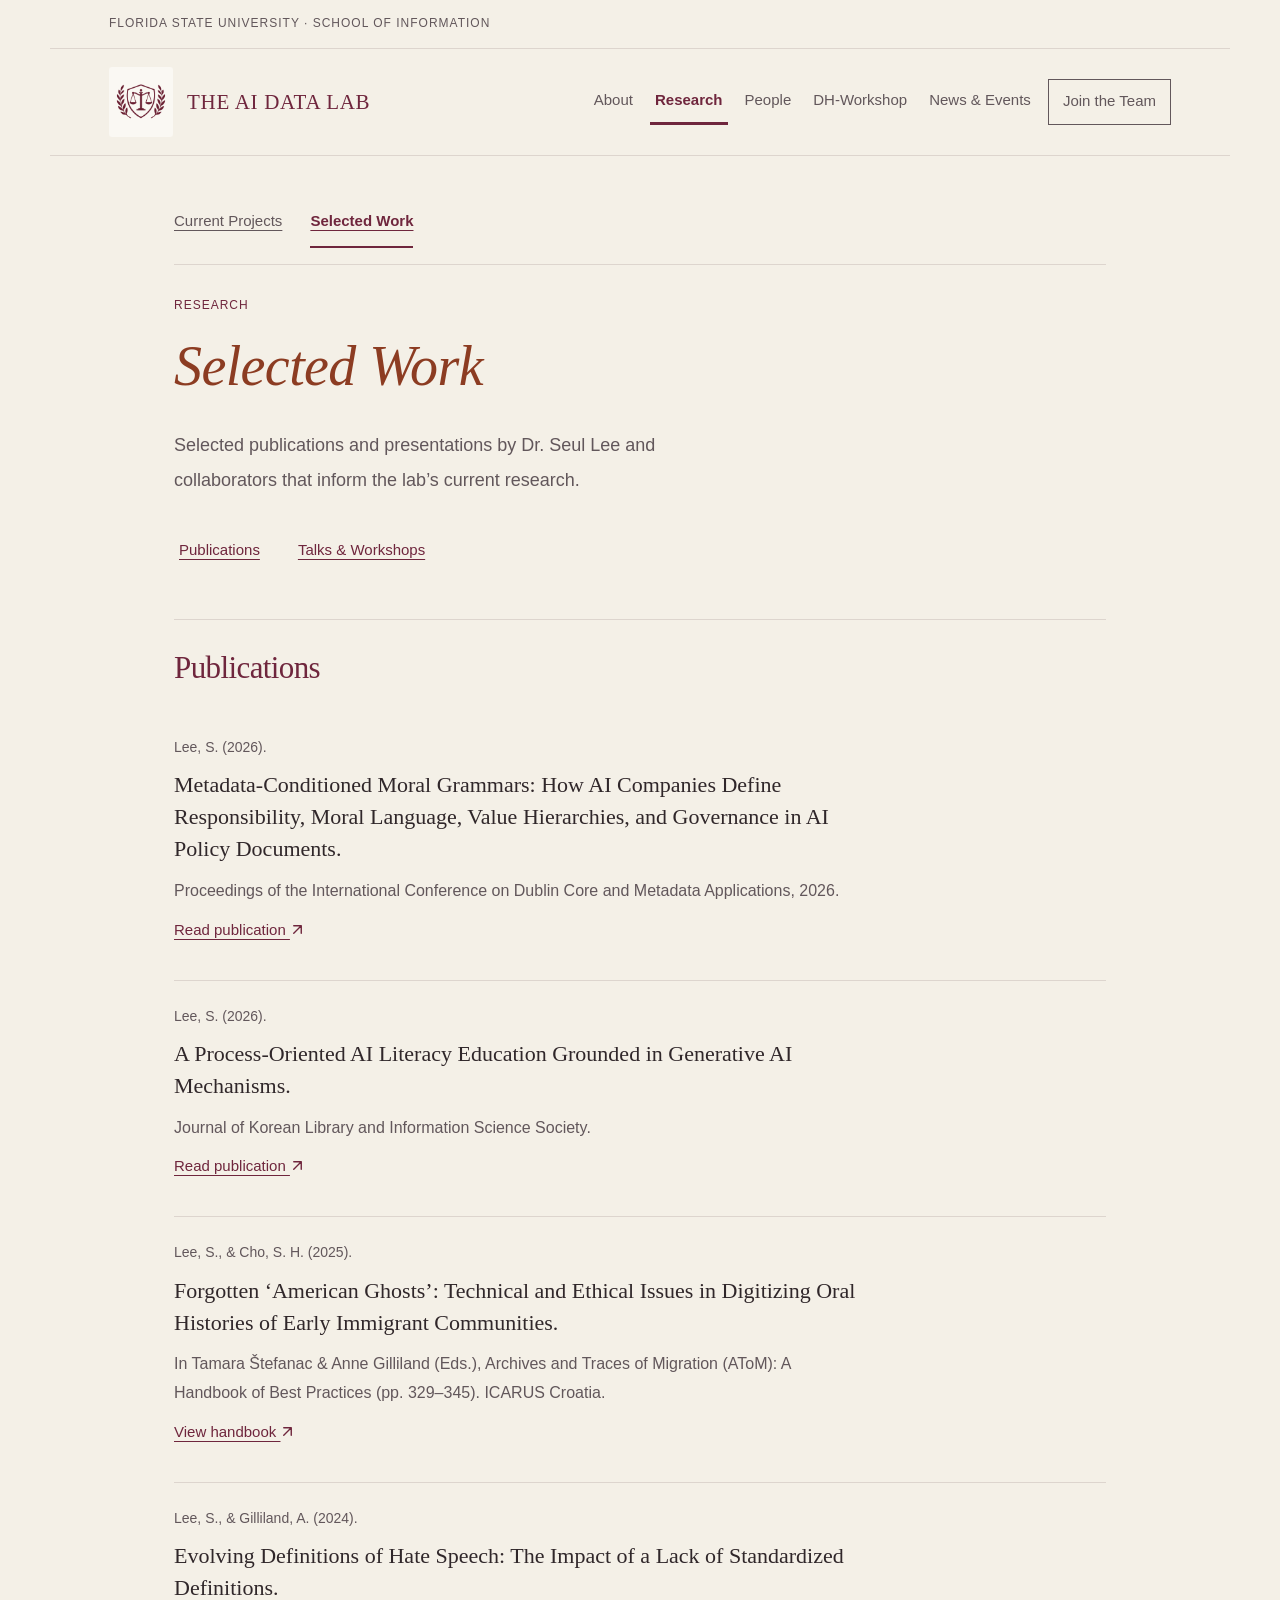
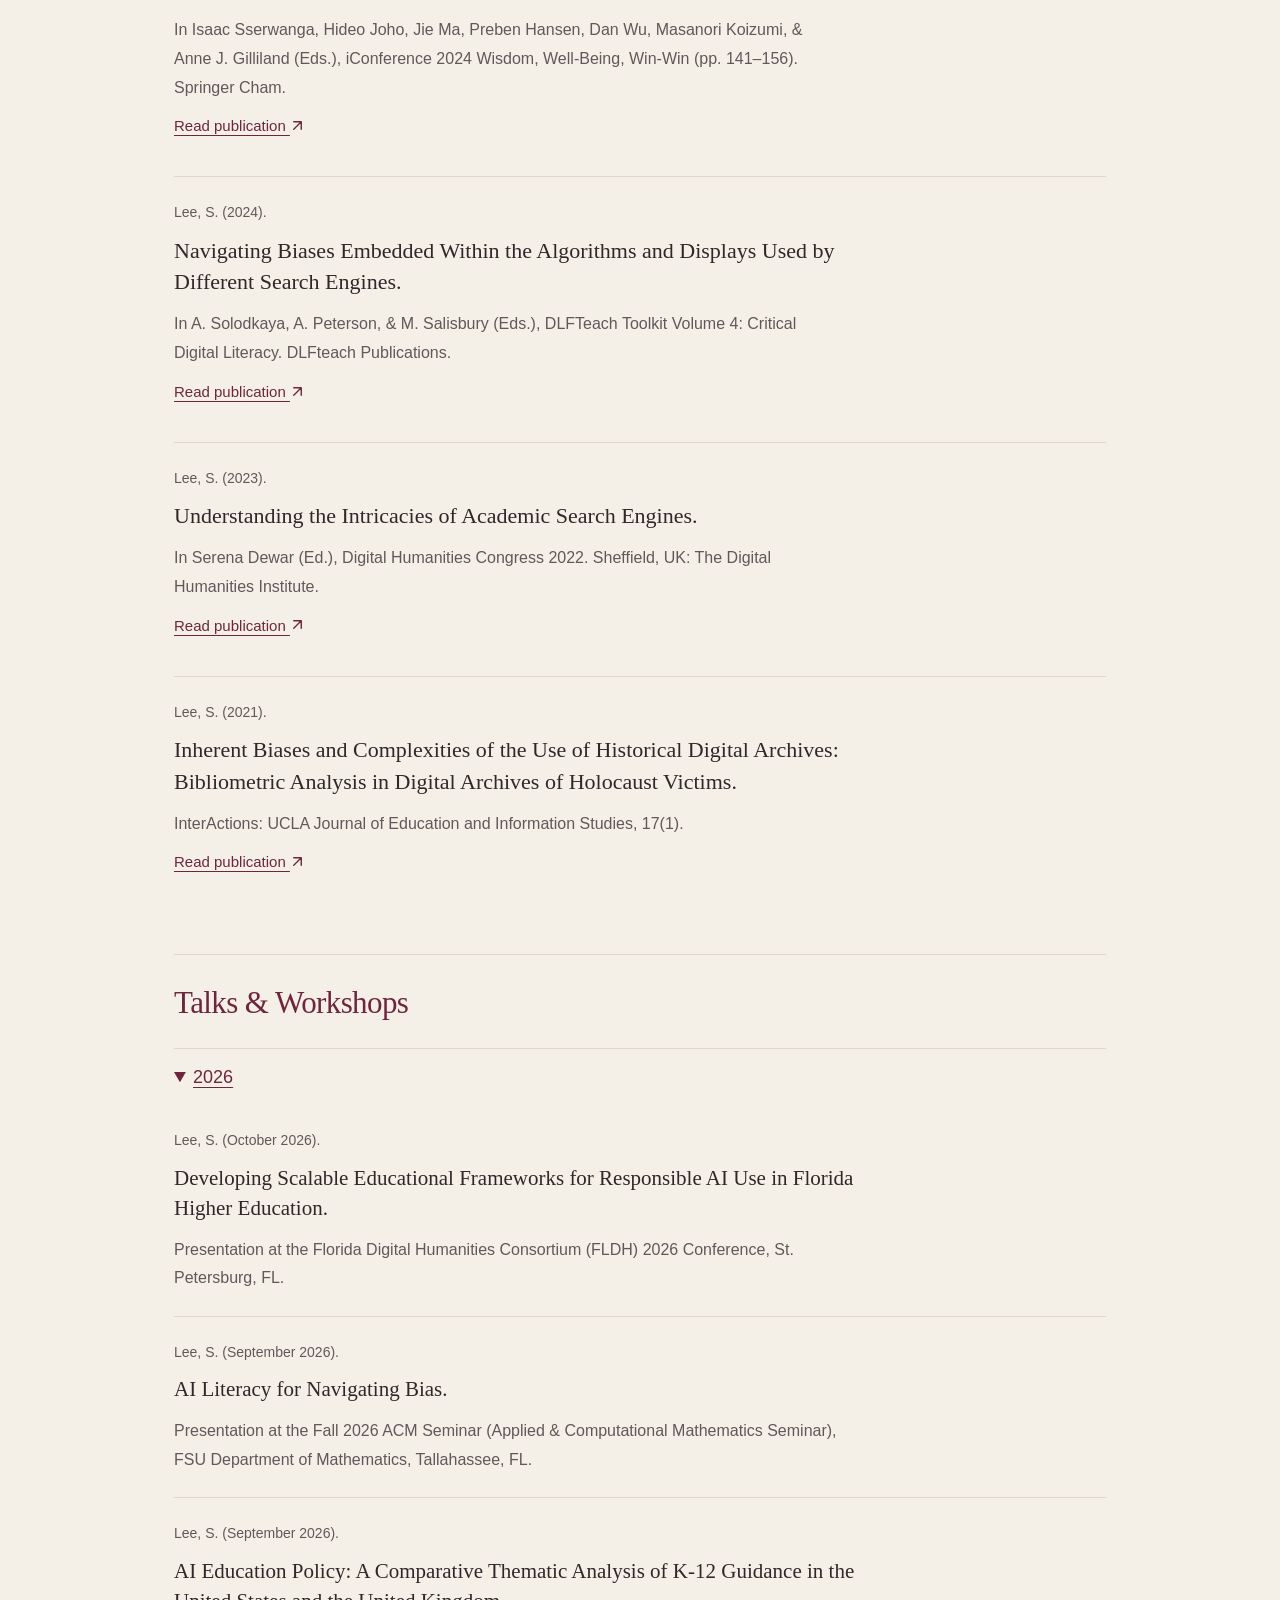
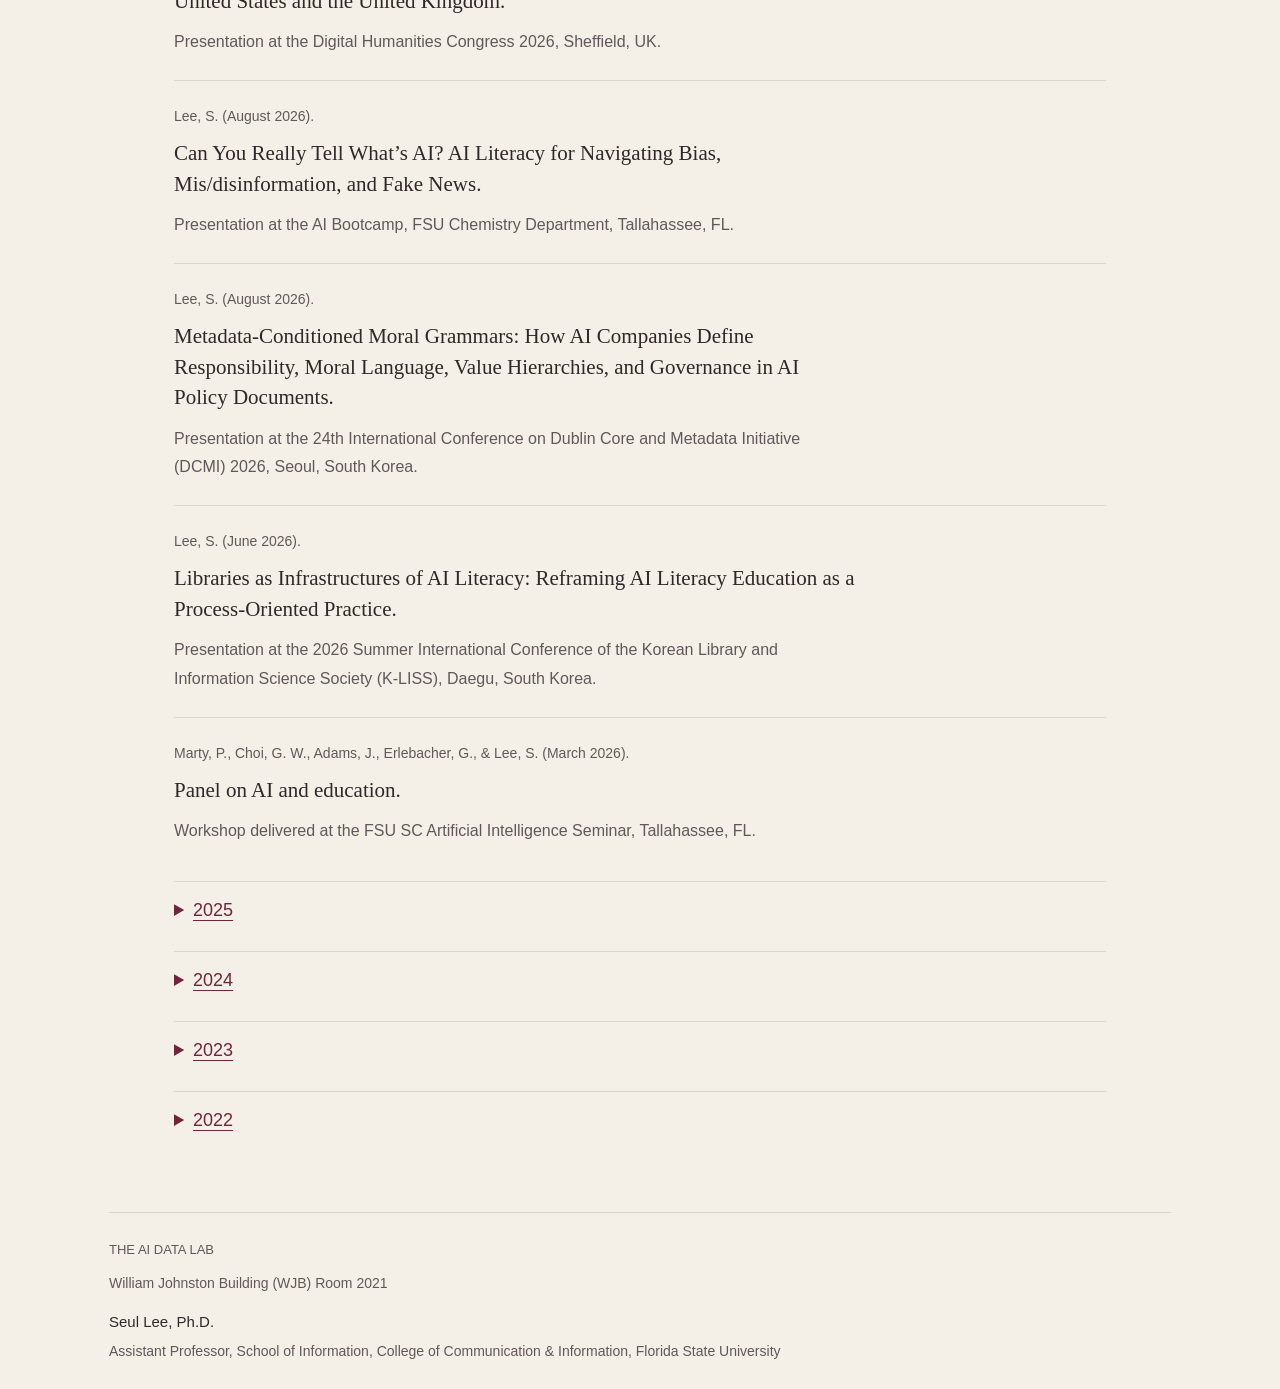
<file: selected-work.html>
<!doctype html>
<html lang="en"><head><meta charset="utf-8"><meta name="viewport" content="width=device-width, initial-scale=1"><meta name="description" content="AI Data Lab at Florida State University: interdisciplinary research on AI, literacy, ethics, governance, and society."><meta name="color-scheme" content="light dark"><title>Publications &amp; Presentations | Seul Lee, AI Data Lab</title><link rel="icon" href="[data-uri]" type="image/png"><style>
#adl-preview{--adl-paper:light-dark(#faf8f3,#1e1b1b);--adl-ink:light-dark(#30272a,#f6eeea);--adl-wine:light-dark(#6f263d,#e2acbb);--adl-muted:light-dark(#71666a,#bdb0b4);--adl-rule:light-dark(#ddd5ce,#4b3d42);--adl-panel:light-dark(#f0ece5,#2c2528);--adl-gold:light-dark(#9a783e,#d6b878);color-scheme:light dark;background:var(--adl-paper);color:var(--adl-ink);font:15px/1.65 Arial,Helvetica,sans-serif;min-width:0}
#adl-preview *{box-sizing:border-box}#adl-preview h1,#adl-preview h2,#adl-preview h3,#adl-preview p{margin:0}#adl-preview button,#adl-preview a{font:inherit}#adl-preview button{cursor:auto}#adl-preview a{color:inherit}#adl-preview button:focus-visible,#adl-preview a:focus-visible{outline:2px solid var(--adl-gold);outline-offset:5px}#adl-preview .adl-top{padding:12px 5%;border-bottom:1px solid var(--adl-rule);font-size:10px;letter-spacing:2px;text-transform:uppercase;color:var(--adl-muted)}#adl-preview .adl-header{padding:22px 5%;display:flex;align-items:center;justify-content:space-between;gap:24px;border-bottom:1px solid var(--adl-rule)}#adl-preview .adl-brand{border:0;background:none;color:var(--adl-wine);display:flex;align-items:center;gap:12px;text-align:left;padding:0}#adl-preview .adl-mark{font-family:Georgia,serif;font-style:italic;font-size:34px;border:1px solid var(--adl-wine);width:44px;height:46px;display:grid;place-items:center;line-height:1}#adl-preview .adl-brand strong{font-size:16px;font-weight:500;letter-spacing:1px}#adl-preview .adl-brand small{display:block;font-size:10px;letter-spacing:1px;color:var(--adl-muted)}#adl-preview nav{display:flex;gap:22px;flex-wrap:wrap;align-items:center}#adl-preview nav button{padding:6px 0;background:none;border:0;border-bottom:1px solid transparent;color:var(--adl-muted);font-size:12px}#adl-preview nav button[aria-current="page"]{color:var(--adl-wine);border-bottom-color:var(--adl-wine)}#adl-preview nav button.adl-nav-join{padding:8px 14px;border:1px solid var(--adl-rule);color:var(--adl-ink)}#adl-preview .adl-hero{display:grid;grid-template-columns:1.15fr 1fr;align-items:center;gap:40px;padding:64px 5% 58px}#adl-preview .adl-eyebrow{font-size:10px;letter-spacing:2px;text-transform:uppercase;color:var(--adl-wine);display:block;margin-bottom:22px}#adl-preview h1{font:400 clamp(35px,5.1vw,61px)/1.09 Georgia,serif;letter-spacing:-1.8px}#adl-preview h1 em{font-weight:400;color:var(--adl-wine)}#adl-preview .adl-lead{max-width:470px;color:var(--adl-muted);font-size:15px;margin-top:24px;line-height:1.8}#adl-preview .adl-actions{display:flex;flex-wrap:wrap;gap:12px;margin-top:28px;align-items:center}#adl-preview .adl-action{border:1px solid var(--adl-wine);background:var(--adl-wine);color:var(--adl-paper);padding:12px 19px;font-size:12px;text-decoration:none;display:inline-flex;align-items:center;gap:20px}#adl-preview .adl-action.secondary{background:none;color:var(--adl-wine);border-color:var(--adl-rule)}#adl-preview .adl-art{padding:24px;background:var(--adl-panel);border-top:2px solid var(--adl-gold)}#adl-preview .adl-art img{width:100%;height:auto;display:block;background:#fff}#adl-preview .adl-art-label{display:flex;justify-content:space-between;gap:20px;margin-top:18px;font-size:9px;letter-spacing:1.2px;text-transform:uppercase;color:var(--adl-muted)}#adl-preview .adl-bar{border-block:1px solid var(--adl-rule);margin:0 5%;padding:17px 0;display:flex;gap:20px;justify-content:space-between;flex-wrap:wrap;font-size:10px;letter-spacing:1.5px;text-transform:uppercase;color:var(--adl-muted)}#adl-preview .adl-section{padding:48px 5%}#adl-preview .adl-section-head{display:flex;justify-content:space-between;align-items:end;gap:20px;margin-bottom:28px}#adl-preview h2{font:400 32px/1.2 Georgia,serif;letter-spacing:-.6px}#adl-preview .adl-textlink{border:0;background:none;color:var(--adl-wine);padding:0;font-size:12px;text-decoration:underline;text-underline-offset:5px}#adl-preview .adl-areas{display:grid;grid-template-columns:repeat(3,minmax(0,1fr));gap:28px}#adl-preview .adl-area{padding-top:18px;border-top:1px solid var(--adl-rule)}#adl-preview .adl-area i{color:var(--adl-gold);font-style:normal;font-size:11px;letter-spacing:1px}#adl-preview h3{font:400 21px/1.3 Georgia,serif;margin:14px 0 12px}#adl-preview .adl-area p,#adl-preview .adl-project p{font-size:13px;color:var(--adl-muted);line-height:1.75}#adl-preview .adl-projects{background:var(--adl-panel)}#adl-preview .adl-project{display:grid;grid-template-columns:1fr 1.1fr auto;align-items:center;gap:25px;padding:24px 0;border-top:1px solid var(--adl-rule)}#adl-preview .adl-project h3{margin:0;font-size:22px}#adl-preview .adl-project .adl-tag{font-size:9px;color:var(--adl-wine);text-transform:uppercase;letter-spacing:1.5px;margin-bottom:8px;display:block}#adl-preview .adl-invite{margin:44px 5%;padding:32px;border-left:2px solid var(--adl-gold);display:flex;align-items:center;justify-content:space-between;gap:24px}#adl-preview .adl-invite p{margin-top:10px;color:var(--adl-muted);font-size:13px;max-width:510px}#adl-preview footer{margin:0 5%;padding:25px 0;border-top:1px solid var(--adl-rule);display:flex;justify-content:space-between;gap:20px;font-size:11px;color:var(--adl-muted)}#adl-preview .adl-inner{padding:54px 5% 64px;min-height:500px}#adl-preview .adl-inner h1{font-size:48px}#adl-preview .adl-inner .adl-lead{max-width:650px;margin-bottom:36px}#adl-preview .adl-bio{display:grid;grid-template-columns:190px 1fr;gap:38px;margin-top:35px}#adl-preview .adl-bio img{width:100%;height:auto}#adl-preview .adl-bio p{color:var(--adl-muted);max-width:600px}#adl-preview .adl-email{overflow-wrap:anywhere;font-size:22px;color:var(--adl-wine)}#adl-preview [hidden]{display:none!important}
@media(max-width:720px){#adl-preview .adl-header{align-items:flex-start;flex-direction:column;gap:18px}#adl-preview nav{gap:18px}#adl-preview .adl-hero{grid-template-columns:1fr;padding-block:38px;gap:30px}#adl-preview h1{font-size:46px}#adl-preview .adl-art{max-width:430px}#adl-preview .adl-areas{grid-template-columns:1fr;gap:22px}#adl-preview .adl-project{grid-template-columns:1fr;gap:10px}#adl-preview .adl-project>span{display:none}#adl-preview .adl-invite{margin-block:20px;display:block;padding:24px}#adl-preview .adl-invite .adl-action{margin-top:22px}#adl-preview .adl-section-head{align-items:start;flex-direction:column}#adl-preview .adl-bio{grid-template-columns:1fr}#adl-preview .adl-bio img{max-width:190px}#adl-preview footer{flex-direction:column}#adl-preview .adl-inner h1{font-size:38px}}
#adl-preview{position:relative;font-size:16px;--adl-muted:light-dark(#62575b,#d0c2c7);--adl-gold:light-dark(#80602d,#d6b878)}
#adl-preview .adl-top{font-size:12px;letter-spacing:1px;padding-block:14px}
#adl-preview .adl-header{gap:24px;padding-block:18px}
#adl-preview .adl-brand{gap:14px;min-height:64px}
#adl-preview .adl-emblem{width:64px;height:70px;object-fit:contain;background:#faf8f3;border-radius:3px;padding:3px;flex-shrink:0}
#adl-preview .adl-brand strong{font-family:Georgia,serif;font-size:21px;letter-spacing:.7px;line-height:1.25;display:block}
#adl-preview .adl-brand small{font-size:12px;letter-spacing:.5px;margin-top:5px}
#adl-preview nav{gap:14px}
#adl-preview nav button{min-height:44px;font-size:14px;padding:9px 5px}
#adl-preview nav button.adl-nav-join{padding:9px 14px;border-color:var(--adl-muted)}
#adl-preview nav button[aria-current="page"]{border-bottom:3px solid var(--adl-wine);font-weight:600}
#adl-preview .adl-eyebrow{font-size:12px;letter-spacing:1.2px;margin-bottom:18px}
#adl-preview .adl-lead{font-size:17px;line-height:1.8}
#adl-preview .adl-action{min-height:48px;font-size:15px;padding:11px 18px;justify-content:center}
#adl-preview .adl-action.secondary{border-color:var(--adl-muted)}
#adl-preview .adl-bar{font-size:12px;letter-spacing:1px;gap:16px}
#adl-preview .adl-textlink{font-size:15px;min-height:44px;text-align:left;padding-block:8px}
#adl-preview .adl-area i,#adl-preview .adl-project .adl-tag{font-size:12px;letter-spacing:1px}
#adl-preview .adl-area p,#adl-preview .adl-project p,#adl-preview .adl-invite p{font-size:16px;line-height:1.8}
#adl-preview .adl-art{background:var(--adl-panel);padding:32px;text-align:center;display:flex;align-items:center;flex-direction:column;gap:20px}
#adl-preview .adl-art .adl-hero-crest{width:180px;height:180px;object-fit:contain;background:#faf8f3;border-radius:50%;padding:20px}
#adl-preview .adl-art-wordmark{font:400 29px/1.2 Georgia,serif;letter-spacing:1px;color:var(--adl-wine)}
#adl-preview .adl-art-label{display:block;margin:0;font-size:12px;line-height:1.7;letter-spacing:1px}
#adl-preview footer{font-size:13px;line-height:1.8}
#adl-preview :is(button,a):focus-visible{outline:3px solid var(--adl-wine);outline-offset:4px;box-shadow:0 0 0 6px var(--adl-paper)}
#adl-preview .adl-skip{position:absolute;top:8px;left:5%;z-index:10;transform:translateY(-180%);padding:12px 18px;background:var(--adl-paper);color:var(--adl-ink);border:2px solid var(--adl-wine);font-size:16px}
#adl-preview .adl-skip:focus{transform:none}
#adl-preview .adl-sr{position:absolute;width:1px;height:1px;padding:0;margin:-1px;overflow:hidden;clip-path:inset(50%);white-space:nowrap;border:0}
#adl-preview .adl-inner a:not(.adl-action){text-decoration:underline;text-underline-offset:4px;display:inline-block;min-height:44px;padding-block:5px}
#adl-preview .adl-email{font-size:clamp(18px,3vw,24px)}
@media(max-width:800px){#adl-preview .adl-header{align-items:flex-start;flex-direction:column;gap:12px}#adl-preview nav{width:100%;gap:5px 16px}#adl-preview .adl-hero{grid-template-columns:1fr;padding-block:38px}#adl-preview .adl-art{max-width:100%;width:100%}}
@media(max-width:420px){#adl-preview .adl-brand strong{font-size:19px}#adl-preview .adl-emblem{width:54px;height:60px}#adl-preview nav{gap:4px 10px}#adl-preview nav button{font-size:14px}#adl-preview h1{font-size:38px;letter-spacing:-1px}#adl-preview .adl-actions{align-items:stretch;flex-direction:column}#adl-preview .adl-inner{padding-top:36px}#adl-preview .adl-art-wordmark{font-size:25px}}
@media(prefers-reduced-motion:reduce){#adl-preview *,#adl-preview *::before,#adl-preview *::after{animation:none!important;transition:none!important;scroll-behavior:auto!important}}
@media(forced-colors:active){#adl-preview :is(button,a):focus-visible{outline:3px solid Highlight;box-shadow:none}#adl-preview nav button[aria-current="page"]{border-bottom:3px solid Highlight}#adl-preview .adl-action{border:2px solid ButtonText}}

#adl-preview .adl-project{grid-template-columns:1fr 1.15fr auto}#adl-preview .adl-project>button{white-space:nowrap}#adl-preview .adl-art{border:1px solid var(--adl-rule);border-top:2px solid var(--adl-gold)}#adl-preview .adl-art-wordmark{font-size:25px}#adl-preview .adl-hero{padding-block:50px}#adl-preview .adl-hero h1{font-size:clamp(44px,6vw,72px)}#adl-preview .adl-project h3{font-size:24px}#adl-preview .adl-area h3{margin-top:0}
@media(max-width:720px){#adl-preview .adl-project{grid-template-columns:1fr}#adl-preview .adl-project>button{justify-self:start}#adl-preview .adl-hero h1{font-size:44px}}
#adl-preview .adl-research-entry{display:grid;grid-template-columns:1fr 1.15fr;gap:40px;padding:34px 0;border-top:1px solid var(--adl-rule);scroll-margin-top:20px}
#adl-preview .adl-research-heading h2{font-size:28px;line-height:1.3}
#adl-preview .adl-research-heading .adl-eyebrow{margin-bottom:16px;line-height:1.7}
#adl-preview .adl-research-body>p{font-size:16px;line-height:1.8;color:var(--adl-muted);margin-bottom:18px}
#adl-preview details{border-top:1px solid var(--adl-rule)}
#adl-preview summary{min-height:48px;padding:12px 2px;font-size:14px;line-height:1.6;color:var(--adl-wine);text-decoration:underline;text-underline-offset:4px}
#adl-preview summary:focus-visible{outline:3px solid var(--adl-wine);outline-offset:4px}
#adl-preview .adl-citation{padding:6px 0 12px;font-size:14px;line-height:1.8;color:var(--adl-muted);overflow-wrap:anywhere}
#adl-preview .adl-citation a{font-size:14px;color:var(--adl-wine);margin-top:12px}
#adl-preview .adl-research-bottom{padding:32px 0;border-top:1px solid var(--adl-rule)}
#adl-preview .adl-research-bottom p{color:var(--adl-muted);margin:16px 0 24px;max-width:680px;font-size:16px;line-height:1.8}
#adl-preview .adl-home-ongoing{padding-top:36px;border-top:1px solid var(--adl-rule)}
#adl-preview .adl-home-projects{display:grid;grid-template-columns:1fr 1fr;gap:0 32px;margin-top:22px}
#adl-preview .adl-home-project{padding:22px 0;border-top:1px solid var(--adl-rule)}
#adl-preview .adl-home-project h3{font-size:23px;margin:0 0 12px}
#adl-preview .adl-home-project p{font-size:15px;color:var(--adl-muted);margin-bottom:12px}
@media(max-width:720px){#adl-preview .adl-research-entry{grid-template-columns:1fr;gap:20px}#adl-preview .adl-research-heading h2{font-size:26px}#adl-preview .adl-home-projects{grid-template-columns:1fr}}

/* Final reading rhythm. Edit colors in the variables at the start of site.css. */
html{scroll-behavior:smooth;scroll-padding-top:24px}body{margin:0;background:#faf8f3}#adl-preview{max-width:1180px;margin-inline:auto;font-size:18px}#adl-preview .adl-lead{max-width:62ch;font-size:18px;line-height:1.8}#adl-preview .adl-hero{grid-template-columns:1.25fr .85fr;gap:48px;padding-block:58px}#adl-preview .adl-art{padding:28px}#adl-preview .adl-art .adl-hero-crest{width:160px;height:160px}#adl-preview .adl-section{padding-block:52px}#adl-preview .adl-areas{gap:34px}#adl-preview .adl-area p,#adl-preview .adl-project p,#adl-preview .adl-home-project p,#adl-preview .adl-invite p,#adl-preview .adl-bio p{font-size:17px;line-height:1.85;max-width:65ch}#adl-preview .adl-area h3{font-size:25px;line-height:1.35;margin-bottom:18px}#adl-preview .adl-bar{line-height:1.8}#adl-preview .adl-project{padding-block:30px;gap:32px}#adl-preview .adl-project h3{font-size:25px;line-height:1.4}#adl-preview .adl-inner{padding-top:48px}#adl-preview .adl-research-entry{grid-template-columns:minmax(0,.9fr) minmax(0,1.1fr);gap:48px;padding-block:42px}#adl-preview .adl-research-heading h2{font-size:30px;line-height:1.35}#adl-preview .adl-research-body>p{font-size:18px;line-height:1.85;max-width:58ch}#adl-preview .adl-citation{font-size:16px;line-height:1.85}#adl-preview .adl-citation a,#adl-preview summary{font-size:16px}#adl-preview summary{padding-block:16px}#adl-preview .adl-home-projects{gap:0 42px}#adl-preview .adl-home-project{padding-block:30px}#adl-preview .adl-home-project h3{font-size:25px;line-height:1.4}#adl-preview .adl-eyebrow{line-height:1.7;letter-spacing:1px}#adl-preview .adl-project>span{display:none}#adl-preview a.adl-brand{text-decoration:none}#adl-preview nav a{display:inline-flex;align-items:center;min-height:46px;padding:8px 5px;color:var(--adl-muted);font-size:15px;text-decoration:none;border-bottom:3px solid transparent}#adl-preview nav a[aria-current=page]{color:var(--adl-wine);border-bottom-color:var(--adl-wine);font-weight:600}#adl-preview nav .adl-nav-join{padding:8px 14px;border:1px solid var(--adl-muted)}#adl-preview a.adl-textlink{display:inline-flex;align-items:center;min-height:46px;line-height:1.6}#adl-preview .adl-people{margin-top:48px;padding-top:32px;border-top:1px solid var(--adl-rule)}#adl-preview .adl-people p{max-width:66ch;font-size:17px;line-height:1.85;color:var(--adl-muted);margin-top:16px}#adl-preview .adl-logo-background{background:#faf8f3}#adl-preview .adl-action span{white-space:nowrap}#adl-preview .adl-skip{position:absolute;clip-path:inset(100%);transform:none}#adl-preview .adl-skip:focus{clip-path:none}#adl-preview .adl-main:focus{outline:none}#adl-preview a,#adl-preview button,#adl-preview summary{touch-action:manipulation;overflow-wrap:anywhere}#adl-preview [id]{scroll-margin-top:28px}#adl-preview .adl-research-list{margin-top:40px}#adl-preview .adl-section-head{margin-bottom:32px}#adl-preview .adl-inner .adl-bio h2{font-size:32px}
@media(max-width:850px){#adl-preview .adl-hero,#adl-preview .adl-research-entry{grid-template-columns:1fr}#adl-preview .adl-art{max-width:430px;justify-self:start;width:100%}#adl-preview .adl-areas{grid-template-columns:1fr}#adl-preview .adl-area{padding-top:24px}#adl-preview .adl-area p{max-width:65ch}#adl-preview .adl-area h3 br{display:none}#adl-preview .adl-research-entry{gap:22px}#adl-preview .adl-project{grid-template-columns:1fr;gap:15px}#adl-preview .adl-project>a{justify-self:start}}
@media(max-width:520px){#adl-preview .adl-top{font-size:12px;padding-inline:6%}#adl-preview .adl-header,#adl-preview .adl-inner,#adl-preview .adl-section,#adl-preview .adl-hero{padding-inline:6%}#adl-preview h2{font-size:28px}#adl-preview .adl-research-heading h2{font-size:27px}#adl-preview .adl-home-projects{grid-template-columns:1fr}#adl-preview .adl-bio{grid-template-columns:1fr}#adl-preview .adl-inner h1{font-size:40px}#adl-preview nav{gap:4px 12px}#adl-preview .adl-brand strong{font-size:19px}#adl-preview .adl-invite{margin-inline:6%;padding-inline:20px}#adl-preview .adl-research-entry br{display:none}}
@media(prefers-reduced-motion:reduce){html{scroll-behavior:auto}}
@media(prefers-color-scheme:dark){body{background:#1e1b1b}}
@media print{body,#adl-preview{background:#fff!important;color:#000!important}#adl-preview nav,#adl-preview .adl-skip{display:none}#adl-preview{max-width:none}#adl-preview .adl-research-entry{break-inside:avoid}#adl-preview details{display:block}#adl-preview details>*{display:block}#adl-preview a{color:inherit}}

/* People: open editorial columns, consistent portraits, short readable biographies. */
#adl-preview .adl-people-page{padding-bottom:20px}
#adl-preview .adl-people-intro{max-width:760px;margin-bottom:54px}
#adl-preview .adl-people-intro .adl-lead{margin-bottom:0}
#adl-preview .adl-roster-heading{padding-top:28px;border-top:1px solid var(--adl-rule);display:flex;justify-content:space-between;align-items:baseline;gap:24px;margin-bottom:32px}
#adl-preview .adl-roster-heading h2{font:400 25px/1.4 Georgia,serif}
#adl-preview .adl-roster-heading>p{font-size:13px;line-height:1.7;color:var(--adl-muted);max-width:270px}
#adl-preview .adl-student-grid{display:grid;grid-template-columns:repeat(3,minmax(0,1fr));gap:34px}
#adl-preview .adl-student{min-width:0}
#adl-preview .adl-student-photo{position:relative;aspect-ratio:4/5;overflow:hidden;background:var(--adl-panel)}
#adl-preview .adl-student-photo img{position:absolute;top:0;width:300%;height:100%;max-width:none;object-fit:cover}
#adl-preview .adl-demo-left{left:0}#adl-preview .adl-demo-middle{left:-100%}#adl-preview .adl-demo-right{left:-200%}
#adl-preview .adl-student-copy{padding-top:24px}
#adl-preview .adl-profile-type{font-size:12px;line-height:1.6;color:var(--adl-muted);margin-bottom:8px}
#adl-preview .adl-student h3{font:400 29px/1.3 Georgia,serif;margin:0 0 8px;letter-spacing:-.3px}
#adl-preview .adl-student-role{font-size:15px;color:var(--adl-wine);line-height:1.6}
#adl-preview .adl-student-field{font-size:14px;color:var(--adl-muted);margin-top:3px}
#adl-preview .adl-student-description{font-size:17px;line-height:1.85;color:var(--adl-ink);margin-top:20px;max-width:35ch}
#adl-preview .adl-student-interest{margin-top:24px;padding-top:18px;border-top:1px solid var(--adl-rule);font-size:15px;line-height:1.7;color:var(--adl-ink)}
#adl-preview .adl-student-interest span{display:block;font-size:12px;color:var(--adl-muted);margin-bottom:4px}
#adl-preview .adl-team-join{display:grid;grid-template-columns:1fr 1.35fr;gap:48px;margin-top:64px;padding:42px 0;border-top:2px solid var(--adl-wine)}
#adl-preview .adl-team-join h2{font-size:39px}
#adl-preview .adl-team-join p{font-size:18px;line-height:1.85;color:var(--adl-muted);max-width:52ch;margin-bottom:24px}
#adl-preview .adl-team-join .adl-textlink{margin-left:20px}
#adl-preview .adl-bio{grid-template-columns:220px minmax(0,1fr);gap:48px;padding-top:32px;border-top:1px solid var(--adl-rule);align-items:start}
#adl-preview .adl-bio>img{width:100%;aspect-ratio:4/5;object-fit:cover;object-position:center 20%}
#adl-preview .adl-bio p{font-size:18px;line-height:1.9;max-width:58ch}
#adl-preview nav{gap:12px}
@media(max-width:900px){#adl-preview .adl-roster-heading{align-items:flex-start;flex-direction:column;gap:8px}#adl-preview .adl-roster-heading>p{max-width:none}#adl-preview .adl-student-grid{gap:24px}#adl-preview .adl-student h3{font-size:25px}#adl-preview .adl-team-join{grid-template-columns:1fr;gap:20px}}
@media(max-width:650px){#adl-preview .adl-student-grid{grid-template-columns:1fr;gap:38px}#adl-preview .adl-student{display:grid;grid-template-columns:120px minmax(0,1fr);gap:22px}#adl-preview .adl-student-copy{padding:0}#adl-preview .adl-student-description{grid-column:1/-1;font-size:16px}#adl-preview .adl-student h3{font-size:26px}#adl-preview .adl-student-interest{margin-top:16px}#adl-preview .adl-bio{grid-template-columns:1fr;gap:24px}#adl-preview .adl-bio>img{max-width:220px}#adl-preview .adl-team-join{margin-top:42px}#adl-preview .adl-team-join .adl-textlink{margin:14px 0 0;display:flex}}
@media(max-width:400px){#adl-preview .adl-student{grid-template-columns:1fr}#adl-preview .adl-student-photo{max-width:100%;aspect-ratio:4/3}#adl-preview .adl-student-photo img{object-position:center 25%}#adl-preview .adl-student-grid{gap:44px}}

#adl-preview .adl-student-photo img.adl-real-portrait{left:0;width:100%;height:100%;object-fit:cover;object-position:center top}
#adl-preview .adl-student-photo img{object-position:center 20%}

#adl-preview .adl-feature-icon{width:44px;height:44px;color:var(--adl-wine);margin-bottom:24px;display:block}
#adl-preview .adl-feature-icon svg{display:block;width:100%;height:100%;stroke:currentColor;fill:none;stroke-width:1.4;stroke-linecap:round;stroke-linejoin:round}
#adl-preview .adl-areas h3{font-size:25px;line-height:1.35}#adl-preview .adl-areas p{font-size:17px;line-height:1.75;max-width:34ch}
#adl-preview .adl-projects .adl-project{grid-template-columns:64px 1fr auto;gap:24px;padding-block:26px}
#adl-preview .adl-projects .adl-project .adl-feature-icon{margin:0;width:44px;height:44px}
#adl-preview .adl-projects .adl-project h3{font-size:25px;margin-bottom:8px}
#adl-preview .adl-projects .adl-project p{font-size:16px;line-height:1.7;max-width:55ch}
#adl-preview .adl-home-project .adl-feature-icon{width:34px;height:34px;margin-bottom:18px}
#adl-preview .adl-home-project h3{font-size:24px}
#adl-preview .adl-team-preview{padding:48px 5%;border-top:1px solid var(--adl-rule)}
#adl-preview .adl-team-preview-grid{display:grid;grid-template-columns:repeat(3,minmax(0,1fr));gap:24px}
#adl-preview .adl-team-preview-grid .adl-student-photo{aspect-ratio:1/1}
#adl-preview .adl-team-preview-grid p{font-size:14px;color:var(--adl-muted);margin-top:12px}
#adl-preview .adl-research-heading .adl-feature-icon{width:36px;height:36px;margin-bottom:18px}
#adl-preview .adl-hero .adl-lead{max-width:45ch;font-size:20px;line-height:1.75}
#adl-preview .adl-roster-heading>p{font-size:12px}
@media(max-width:650px){#adl-preview .adl-projects .adl-project{grid-template-columns:44px minmax(0,1fr);gap:16px}#adl-preview .adl-projects .adl-project>a{grid-column:2}#adl-preview .adl-team-preview-grid{gap:12px}#adl-preview .adl-team-preview{padding-inline:6%}#adl-preview .adl-team-preview-grid p{font-size:12px}}

#adl-preview .adl-projects .adl-project>.adl-feature-icon{display:block}#adl-preview .adl-projects .adl-project>div{min-width:0}
/* Larger section icons; retain comfortable mobile proportions. */
#adl-preview .adl-feature-icon{width:72px;height:72px;margin-bottom:26px;flex-shrink:0}
#adl-preview .adl-projects .adl-project{grid-template-columns:92px minmax(0,1fr) auto;gap:28px}
#adl-preview .adl-projects .adl-project .adl-feature-icon{width:72px;height:72px;margin:0}
#adl-preview .adl-home-project .adl-feature-icon{width:60px;height:60px;margin-bottom:22px}
#adl-preview .adl-research-heading .adl-feature-icon{width:60px;height:60px;margin-bottom:22px}
#adl-preview .adl-feature-icon>svg{width:100%;height:100%;display:block}
@media(max-width:650px){#adl-preview .adl-feature-icon{width:60px;height:60px}#adl-preview .adl-projects .adl-project{grid-template-columns:64px minmax(0,1fr);gap:20px}#adl-preview .adl-projects .adl-project .adl-feature-icon{width:56px;height:56px}#adl-preview .adl-home-project .adl-feature-icon,#adl-preview .adl-research-heading .adl-feature-icon{width:52px;height:52px}}

#adl-preview .adl-photo-empty{background:transparent;border:1px solid var(--adl-rule)}#adl-preview .adl-student-description+.adl-student-description{margin-top:14px}#adl-preview .adl-team-preview-grid .adl-team-name{font:400 20px/1.5 Georgia,serif;color:var(--adl-ink);margin-top:16px}

#adl-preview .adl-project-team{font-size:15px;line-height:1.8;color:var(--adl-muted);margin:18px 0 24px}#adl-preview .adl-project-team strong{font-weight:500}#adl-preview .adl-project-team a{color:var(--adl-wine);text-underline-offset:4px}#adl-preview .adl-student-interest a{color:var(--adl-wine);display:inline-block;min-height:44px;padding-block:7px}
/* Reference-inspired editorial treatment: typography, open space, no photo panels. */
#adl-preview{--adl-page-editorial:light-dark(#f4f0e7,#241f1d);--adl-heading-editorial:light-dark(#8c3c22,#edb498);background:var(--adl-page-editorial)}
body{background:light-dark(#f4f0e7,#241f1d)}
#adl-preview h1,#adl-preview .adl-section-head h2,#adl-preview .adl-research-heading h2,#adl-preview .adl-home-project h3,#adl-preview .adl-project h3{font-family:Georgia,'Times New Roman',serif;font-style:italic;font-weight:400;color:var(--adl-heading-editorial);letter-spacing:-.6px}
#adl-preview .adl-inner h1{font-size:clamp(38px,5vw,56px);line-height:1.2;max-width:22ch}
#adl-preview .adl-circled{position:relative;display:inline-block;margin-right:.25em;isolation:isolate}
#adl-preview .adl-circled::before{content:'';position:absolute;inset:-.06em -.19em;border:1px solid var(--adl-ink, var(--adl-wine));border-radius:50%;transform:rotate(-8deg);pointer-events:none;z-index:-1}
#adl-preview .adl-inner .adl-lead{font-size:18px;line-height:1.9;max-width:56ch;margin-top:28px}
#adl-preview .adl-bio{display:block;padding-top:38px;margin-top:42px;max-width:65ch;border-top:1px solid var(--adl-rule)}
#adl-preview .adl-bio>img{display:none}
#adl-preview .adl-bio h2{font:italic 400 34px/1.25 Georgia,serif;color:var(--adl-heading-editorial)}
#adl-preview .adl-bio p{font-size:18px;line-height:1.9;max-width:56ch}
#adl-preview .adl-research-entry{grid-template-columns:minmax(0,1fr) minmax(0,1fr);gap:64px;padding-block:42px;border-color:var(--adl-rule)}
#adl-preview .adl-research-heading .adl-feature-icon{display:none}
#adl-preview .adl-research-heading h2{font-size:32px;line-height:1.35;max-width:24ch}
#adl-preview .adl-research-heading .adl-eyebrow{font-size:12px;color:var(--adl-muted);letter-spacing:.8px}
#adl-preview .adl-research-body>p{font-size:17px;line-height:1.9;max-width:48ch}
#adl-preview .adl-citation{font-size:15px;line-height:1.85}
#adl-preview .adl-projects{background:transparent}
#adl-preview .adl-projects .adl-project{grid-template-columns:minmax(0,1fr) auto;gap:36px}
#adl-preview .adl-projects .adl-project>.adl-feature-icon{display:none}
#adl-preview .adl-home-project>.adl-feature-icon{display:none}
#adl-preview .adl-home-project h3{font-size:29px;line-height:1.35}
#adl-preview .adl-home-projects{gap:0 54px}
#adl-preview .adl-home-project{padding-block:30px}
#adl-preview .adl-section-head h2{font-size:38px;line-height:1.3}
#adl-preview .adl-student-photo{display:none}
#adl-preview .adl-student{display:block}
#adl-preview .adl-team-preview-grid .adl-team-name{margin-top:0;padding-top:18px;border-top:1px solid var(--adl-rule)}
@media(max-width:720px){#adl-preview .adl-research-entry{grid-template-columns:1fr;gap:22px}#adl-preview .adl-research-heading h2{font-size:29px}#adl-preview .adl-projects .adl-project{grid-template-columns:1fr;gap:14px}#adl-preview .adl-projects .adl-project>a{grid-column:1}#adl-preview .adl-section-head h2{font-size:33px}}
/* Research only: arched subject marks and a balanced two-column overview. */
#adl-preview .adl-research-list{display:grid;grid-template-columns:repeat(2,minmax(0,1fr));gap:46px 56px;margin-top:46px}
#adl-preview .adl-research-entry{display:flex;flex-direction:column;gap:0;align-items:stretch;padding:0 0 26px;border:0;border-bottom:1px solid var(--adl-rule);text-align:center;min-width:0}
#adl-preview .adl-research-heading{display:flex;flex-direction:column;align-items:center}
#adl-preview .adl-research-heading .adl-eyebrow{order:1;font-size:12px;margin:21px 0 12px;line-height:1.7}
#adl-preview .adl-research-heading .adl-feature-icon{order:0;display:grid;width:144px;height:152px;place-items:center;border-radius:90px 90px 0 0;background:var(--adl-panel);color:var(--adl-heading-editorial);margin:0;padding:38px}
#adl-preview .adl-research-heading .adl-feature-icon svg{width:68px;height:68px}
#adl-preview .adl-research-heading h2{order:2;font:400 29px/1.3 Georgia,serif;font-style:normal;color:var(--adl-heading-editorial);max-width:24ch;margin:0;min-height:76px;display:flex;align-items:center;justify-content:center}
#adl-preview .adl-research-body{margin-top:18px;padding-top:19px;border-top:2px solid var(--adl-gold);text-align:left}
#adl-preview .adl-research-body>p{font-size:16px;line-height:1.8;max-width:48ch;margin-inline:auto;text-align:center}
#adl-preview .adl-research-body .adl-project-team{font-size:14px;line-height:1.8;margin:18px auto;text-align:center}
#adl-preview .adl-research-body details{margin-top:20px}
#adl-preview .adl-research-body summary{font-size:15px;text-align:left}
#adl-preview .adl-citation{font-size:15px;line-height:1.85}
#adl-preview .adl-research-bottom{margin-top:46px}
@media(max-width:650px){#adl-preview .adl-research-list{grid-template-columns:1fr;gap:40px}#adl-preview .adl-research-heading h2{min-height:0;font-size:28px;max-width:26ch}#adl-preview .adl-research-heading .adl-feature-icon{width:130px;height:138px;padding:32px}}
/* Research project gallery: rectangular editorial covers and concise captions. */
#adl-preview .adl-research-list{gap:38px 32px}
#adl-preview .adl-research-entry{position:relative;display:block;border:0;padding:0;text-align:left}
#adl-preview .adl-research-heading .adl-eyebrow{display:none}
#adl-preview .adl-research-heading{display:block}
#adl-preview .adl-research-heading .adl-feature-icon{display:none}
#adl-preview .adl-research-heading h2{display:block;min-height:0;font:italic 400 25px/1.4 Georgia,serif;margin:13px 0 0;text-align:center;max-width:none}
#adl-preview .adl-gallery-cover{aspect-ratio:3/2;display:flex;flex-direction:column;justify-content:space-between;padding:26px;overflow:hidden;background:var(--adl-cover-bg);color:var(--adl-cover-fg)}
#adl-preview .adl-gallery-cover span{font-size:11px;letter-spacing:1.5px;text-transform:uppercase;line-height:1.5}
#adl-preview .adl-gallery-cover strong{font:400 clamp(25px,3vw,40px)/1.08 Georgia,serif;letter-spacing:-.8px;max-width:12ch}
#adl-preview .adl-gallery-cover small{font-size:12px;line-height:1.5;border-top:1px solid currentColor;padding-top:10px;opacity:.9}
#adl-preview .adl-cover-policy{--adl-cover-bg:#482934;--adl-cover-fg:#f6e6d9}
#adl-preview .adl-cover-literacy{--adl-cover-bg:#d8c39e;--adl-cover-fg:#322c24}
#adl-preview .adl-cover-discourse{--adl-cover-bg:#34463b;--adl-cover-fg:#f1ead8}
#adl-preview .adl-cover-education{--adl-cover-bg:#d9ddd8;--adl-cover-fg:#303c35}
#adl-preview .adl-research-body{border-top:0;margin-top:8px;padding-top:0}
#adl-preview .adl-research-body>p{font-size:15px;line-height:1.75;text-align:center;margin-bottom:0;max-width:48ch}
#adl-preview .adl-research-body .adl-project-team{font-size:14px;margin:12px 0;text-align:left}
#adl-preview .adl-research-body details{margin-top:12px;border-top:1px solid var(--adl-rule)}
#adl-preview .adl-research-body summary{font-size:14px;padding-block:12px}
@media(max-width:650px){#adl-preview .adl-gallery-cover strong{font-size:36px}#adl-preview .adl-gallery-cover{padding:24px}}

#adl-preview .adl-gallery-disclosure{border:0;margin:0}#adl-preview .adl-gallery-disclosure>summary{display:block;padding:0;list-style:none;text-decoration:none}#adl-preview .adl-gallery-disclosure>summary::-webkit-details-marker{display:none}#adl-preview .adl-gallery-disclosure>summary:focus-visible{outline:3px solid var(--adl-wine);outline-offset:5px}

#adl-preview .adl-gallery-cover strong{font-size:clamp(25px,3vw,37px);line-height:1.13;max-width:17ch}#adl-preview .adl-gallery-cover small{font-size:13px;line-height:1.55;max-width:40ch}#adl-preview .adl-gallery-cover{min-height:260px;gap:16px}@media(max-width:420px){#adl-preview .adl-gallery-cover{padding:22px;min-height:250px}#adl-preview .adl-gallery-cover strong{font-size:29px}}

#adl-preview .adl-footer-name{margin-top:12px;font-size:15px;color:var(--adl-ink)}#adl-preview .adl-footer-affiliation{max-width:78ch;margin-top:4px;font-size:14px;line-height:1.8;color:var(--adl-muted)}
#adl-preview .adl-academic-section{margin-top:32px;padding-top:26px;border-top:1px solid var(--adl-rule)}
#adl-preview .adl-academic-section h3{font:400 27px/1.35 Georgia,serif;color:var(--adl-ink);margin:0 0 20px}
#adl-preview .adl-education-list{margin:0;display:grid;gap:20px}
#adl-preview .adl-education-list dt{font-size:17px;font-weight:500;line-height:1.7;color:var(--adl-ink)}
#adl-preview .adl-education-list dt span{font-size:15px;color:var(--adl-muted);margin-left:10px;white-space:nowrap}
#adl-preview .adl-education-list dd{margin:4px 0 0;font-size:16px;line-height:1.8;color:var(--adl-muted)}
#adl-preview .adl-term+.adl-term{margin-top:22px}
#adl-preview .adl-term h4{font-size:15px;font-weight:500;color:var(--adl-wine);margin:0 0 9px;line-height:1.7}
#adl-preview .adl-term ul{list-style:none;padding:0;margin:0;display:grid;gap:10px}
#adl-preview .adl-term li{font-size:16px;line-height:1.8;color:var(--adl-ink);max-width:58ch}
#adl-preview .adl-course-code{display:block;font-size:13px;letter-spacing:.3px;color:var(--adl-muted)}
#adl-preview footer .adl-footer-office{font-size:14px;line-height:1.8;margin-top:9px;color:var(--adl-muted)}

#adl-preview footer .adl-footer-affiliation{max-width:none;font-size:clamp(12px,1.15vw,14px);white-space:nowrap;line-height:1.8}#adl-preview footer>div{max-width:100%;min-width:0}@media(max-width:850px){#adl-preview footer .adl-footer-affiliation{white-space:normal;font-size:14px}}

#adl-preview .adl-gallery-cover{aspect-ratio:auto;min-height:300px;gap:22px}#adl-preview .adl-gallery-cover strong{font-size:clamp(26px,3vw,35px);line-height:1.15;max-width:19ch}#adl-preview .adl-gallery-cover small{font-size:14px;line-height:1.65;max-width:48ch}
#adl-preview .adl-research-subnav{display:flex;flex-wrap:wrap;gap:10px 28px;margin-bottom:30px;padding-bottom:16px;border-bottom:1px solid var(--adl-rule)}
#adl-preview .adl-research-subnav a{display:inline-flex;align-items:center;min-height:44px;font-size:15px;color:var(--adl-muted);text-decoration:none;border-bottom:2px solid transparent;padding:8px 0}
#adl-preview .adl-research-subnav a[aria-current=page]{color:var(--adl-wine);border-color:var(--adl-wine)}
#adl-preview .adl-work-page{max-width:1050px;margin-inline:auto}
#adl-preview .adl-work-jumps{display:flex;flex-wrap:wrap;gap:8px 28px;margin-top:24px}
#adl-preview .adl-work-jumps a{display:inline-flex;min-height:44px;align-items:center;font-size:15px;color:var(--adl-wine);text-underline-offset:5px}
#adl-preview .adl-work-section{margin-top:42px;padding-top:28px;border-top:1px solid var(--adl-rule)}
#adl-preview .adl-work-section>h2{font:400 31px/1.3 Georgia,serif;color:var(--adl-wine);margin-bottom:24px}
#adl-preview .adl-work-entry{padding:23px 0;border-top:1px solid var(--adl-rule)}
#adl-preview .adl-work-entry:first-of-type{border-top:0}
#adl-preview .adl-work-meta{font-size:14px;line-height:1.8;color:var(--adl-muted);margin-bottom:9px}
#adl-preview .adl-work-entry h3{font:400 22px/1.45 Georgia,serif;color:var(--adl-ink);margin:0 0 12px;max-width:65ch}
#adl-preview .adl-work-venue{font-size:16px;line-height:1.8;color:var(--adl-muted);max-width:75ch}
#adl-preview .adl-work-entry a{display:inline-flex;align-items:center;min-height:44px;font-size:15px;color:var(--adl-wine);text-underline-offset:5px;margin-top:7px}
#adl-preview .adl-work-year{border-top:1px solid var(--adl-rule);margin-top:12px}
#adl-preview .adl-work-year>summary{min-height:48px;padding:14px 0;color:var(--adl-wine);font-size:18px;text-align:left}
#adl-preview .adl-work-year>summary:focus-visible{outline:3px solid var(--adl-wine);outline-offset:4px}
#adl-preview .adl-work-year .adl-work-entry{padding-inline:0}
#adl-preview .adl-work-year .adl-work-entry h3{font-size:21px}
@media(max-width:520px){#adl-preview .adl-work-entry h3{font-size:21px}#adl-preview .adl-work-meta{font-size:14px}}

#adl-preview .adl-research-nav{position:relative;display:inline-flex}#adl-preview .adl-research-dropdown{display:none;position:absolute;top:100%;left:-12px;z-index:20;min-width:190px;padding:10px 14px;background:var(--adl-paper,var(--adl-page-background));border:1px solid var(--adl-rule)}#adl-preview .adl-research-dropdown>a{display:flex;white-space:nowrap}#adl-preview .adl-research-nav:hover .adl-research-dropdown,#adl-preview .adl-research-nav:focus-within .adl-research-dropdown{display:block}

#adl-preview svg.adl-link-arrow{display:inline-block;width:1em;height:1em;min-width:1em;vertical-align:-.12em;flex-shrink:0;color:inherit;stroke:currentColor;fill:none}
</style><script type="application/ld+json">{
  "@context": "https://schema.org",
  "@graph": [
    {
      "@type": "Organization",
      "@id": "https://seul-leee.github.io/AI-data-lab/#lab",
      "name": "The AI Data Lab",
      "description": "The AI Data Lab studies AI literacy, ethics, governance, and digital culture through interdisciplinary research led by Dr. Seul Lee.",
      "founder": {
        "@id": "https://seul-leee.github.io/AI-data-lab/#seul-lee"
      },
      "email": "seul.lee@fsu.edu",
      "location": {
        "@type": "Place",
        "name": "William Johnston Building (WJB) Room 2021"
      },
      "url": "https://seul-leee.github.io/AI-data-lab/"
    },
    {
      "@type": "Person",
      "@id": "https://seul-leee.github.io/AI-data-lab/#seul-lee",
      "name": "Seul Lee",
      "honorificSuffix": "Ph.D.",
      "jobTitle": "Assistant Professor",
      "worksFor": {
        "@id": "https://seul-leee.github.io/AI-data-lab/#fsu"
      },
      "sameAs": [
        "https://directory.cci.fsu.edu/seul-lee/"
      ],
      "url": "https://seul-leee.github.io/AI-data-lab/about.html"
    },
    {
      "@type": "CollegeOrUniversity",
      "@id": "https://seul-leee.github.io/AI-data-lab/#fsu",
      "name": "Florida State University"
    }
  ]
}</script><link rel="canonical" href="https://seul-leee.github.io/AI-data-lab/selected-work.html"></head>
<body><div id="adl-preview"><a class="adl-skip" href="#adl-main">Skip to main content</a><div class="adl-top">Florida State University · School of Information</div>
<header class="adl-header">
<a href="index.html" class="adl-brand" aria-label="AI Data Lab home"><img class="adl-emblem" src="[data-uri]" alt=""><span><strong>THE AI DATA LAB</strong></span></a>
<nav aria-label="Primary navigation"><a href="about.html">About</a><span class="adl-research-nav"><a href="current-projects.html" aria-current="page">Research</a><span class="adl-research-dropdown"><a href="current-projects.html">Current Projects</a><a href="selected-work.html">Selected Work</a></span></span><a href="people.html">People</a><a href="dh-workshop.html">DH-Workshop</a><a href="news-events.html">News &amp; Events</a><a href="join-us.html" class="adl-nav-join">Join the Team</a></nav>
</header>
<main class="adl-main" id="adl-main" tabindex="-1"><section class="adl-inner adl-work-page"><nav class="adl-research-subnav" aria-label="Research sections"><a href="current-projects.html">Current Projects</a><a href="selected-work.html" aria-current="page">Selected Work</a></nav><span class="adl-eyebrow">Research</span><h1>Selected Work</h1><p class="adl-lead">Selected publications and presentations by Dr. Seul Lee and collaborators that inform the lab’s current research.</p><nav class="adl-work-jumps" aria-label="Selected work categories"><a href="#sw-publications">Publications</a><a href="#sw-talks">Talks &amp; Workshops</a></nav><section class="adl-work-section" id="sw-publications" aria-labelledby="sw-pub-title"><h2 id="sw-pub-title">Publications</h2><article class="adl-work-entry" data-work-kind="publication"><p class="adl-work-meta">Lee, S. (2026).</p><h3>Metadata-Conditioned Moral Grammars: How AI Companies Define Responsibility, Moral Language, Value Hierarchies, and Governance in AI Policy Documents.</h3><p class="adl-work-venue">Proceedings of the International Conference on Dublin Core and Metadata Applications, 2026.</p><a href="https://doi.org/10.23106/dcmi.952683529" target="_blank" rel="noopener noreferrer">Read publication <span aria-hidden="true"><svg class="adl-link-arrow" xmlns="http://www.w3.org/2000/svg" viewBox="0 0 16 16" width="16" height="16" fill="none" stroke="currentColor" stroke-width="1.5" stroke-linecap="round" stroke-linejoin="round" aria-hidden="true" focusable="false"><path d="M4 12 12 4M4 4h8v8"/></svg></span><span class="adl-sr"> (opens in a new tab)</span></a></article><article class="adl-work-entry" data-work-kind="publication"><p class="adl-work-meta">Lee, S. (2026).</p><h3>A Process-Oriented AI Literacy Education Grounded in Generative AI Mechanisms.</h3><p class="adl-work-venue">Journal of Korean Library and Information Science Society.</p><a href="https://journal.kci.go.kr/liss/archive/articleView?artiId=ART003318081" target="_blank" rel="noopener noreferrer">Read publication <span aria-hidden="true"><svg class="adl-link-arrow" xmlns="http://www.w3.org/2000/svg" viewBox="0 0 16 16" width="16" height="16" fill="none" stroke="currentColor" stroke-width="1.5" stroke-linecap="round" stroke-linejoin="round" aria-hidden="true" focusable="false"><path d="M4 12 12 4M4 4h8v8"/></svg></span><span class="adl-sr"> (opens in a new tab)</span></a></article><article class="adl-work-entry" data-work-kind="publication"><p class="adl-work-meta">Lee, S., &amp; Cho, S. H. (2025).</p><h3>Forgotten ‘American Ghosts’: Technical and Ethical Issues in Digitizing Oral Histories of Early Immigrant Communities.</h3><p class="adl-work-venue">In Tamara Štefanac &amp; Anne Gilliland (Eds.), Archives and Traces of Migration (AToM): A Handbook of Best Practices (pp. 329–345). ICARUS Croatia.</p><a href="https://www.researchgate.net/publication/391903744_Archives_and_Traces_of_Migration_A_Handbook_of_Best_Practices" target="_blank" rel="noopener noreferrer">View handbook <span aria-hidden="true"><svg class="adl-link-arrow" xmlns="http://www.w3.org/2000/svg" viewBox="0 0 16 16" width="16" height="16" fill="none" stroke="currentColor" stroke-width="1.5" stroke-linecap="round" stroke-linejoin="round" aria-hidden="true" focusable="false"><path d="M4 12 12 4M4 4h8v8"/></svg></span><span class="adl-sr"> (opens in a new tab)</span></a></article><article class="adl-work-entry" data-work-kind="publication"><p class="adl-work-meta">Lee, S., &amp; Gilliland, A. (2024).</p><h3>Evolving Definitions of Hate Speech: The Impact of a Lack of Standardized Definitions.</h3><p class="adl-work-venue">In Isaac Sserwanga, Hideo Joho, Jie Ma, Preben Hansen, Dan Wu, Masanori Koizumi, &amp; Anne J. Gilliland (Eds.), iConference 2024 Wisdom, Well-Being, Win-Win (pp. 141–156). Springer Cham.</p><a href="http://dx.doi.org/10.1007/978-3-031-57860-1_11" target="_blank" rel="noopener noreferrer">Read publication <span aria-hidden="true"><svg class="adl-link-arrow" xmlns="http://www.w3.org/2000/svg" viewBox="0 0 16 16" width="16" height="16" fill="none" stroke="currentColor" stroke-width="1.5" stroke-linecap="round" stroke-linejoin="round" aria-hidden="true" focusable="false"><path d="M4 12 12 4M4 4h8v8"/></svg></span><span class="adl-sr"> (opens in a new tab)</span></a></article><article class="adl-work-entry" data-work-kind="publication"><p class="adl-work-meta">Lee, S. (2024).</p><h3>Navigating Biases Embedded Within the Algorithms and Displays Used by Different Search Engines.</h3><p class="adl-work-venue">In A. Solodkaya, A. Peterson, &amp; M. Salisbury (Eds.), DLFTeach Toolkit Volume 4: Critical Digital Literacy. DLFteach Publications.</p><a href="https://dlfteach.pubpub.org/pub/sqa3ki79" target="_blank" rel="noopener noreferrer">Read publication <span aria-hidden="true"><svg class="adl-link-arrow" xmlns="http://www.w3.org/2000/svg" viewBox="0 0 16 16" width="16" height="16" fill="none" stroke="currentColor" stroke-width="1.5" stroke-linecap="round" stroke-linejoin="round" aria-hidden="true" focusable="false"><path d="M4 12 12 4M4 4h8v8"/></svg></span><span class="adl-sr"> (opens in a new tab)</span></a></article><article class="adl-work-entry" data-work-kind="publication"><p class="adl-work-meta">Lee, S. (2023).</p><h3>Understanding the Intricacies of Academic Search Engines.</h3><p class="adl-work-venue">In Serena Dewar (Ed.), Digital Humanities Congress 2022. Sheffield, UK: The Digital Humanities Institute.</p><a href="https://www.dhi.ac.uk/books/dhc2022/understanding-the-intricacies-of-academic-search-engines/" target="_blank" rel="noopener noreferrer">Read publication <span aria-hidden="true"><svg class="adl-link-arrow" xmlns="http://www.w3.org/2000/svg" viewBox="0 0 16 16" width="16" height="16" fill="none" stroke="currentColor" stroke-width="1.5" stroke-linecap="round" stroke-linejoin="round" aria-hidden="true" focusable="false"><path d="M4 12 12 4M4 4h8v8"/></svg></span><span class="adl-sr"> (opens in a new tab)</span></a></article><article class="adl-work-entry" data-work-kind="publication"><p class="adl-work-meta">Lee, S. (2021).</p><h3>Inherent Biases and Complexities of the Use of Historical Digital Archives: Bibliometric Analysis in Digital Archives of Holocaust Victims.</h3><p class="adl-work-venue">InterActions: UCLA Journal of Education and Information Studies, 17(1).</p><a href="https://doi.org/10.5070/D417154037" target="_blank" rel="noopener noreferrer">Read publication <span aria-hidden="true"><svg class="adl-link-arrow" xmlns="http://www.w3.org/2000/svg" viewBox="0 0 16 16" width="16" height="16" fill="none" stroke="currentColor" stroke-width="1.5" stroke-linecap="round" stroke-linejoin="round" aria-hidden="true" focusable="false"><path d="M4 12 12 4M4 4h8v8"/></svg></span><span class="adl-sr"> (opens in a new tab)</span></a></article></section><section class="adl-work-section" id="sw-talks" aria-labelledby="sw-talk-title"><h2 id="sw-talk-title">Talks &amp; Workshops</h2><details class="adl-work-year" open><summary>2026</summary><article class="adl-work-entry" data-work-kind="talk"><p class="adl-work-meta">Lee, S. (October 2026).</p><h3>Developing Scalable Educational Frameworks for Responsible AI Use in Florida Higher Education.</h3><p class="adl-work-venue">Presentation at the Florida Digital Humanities Consortium (FLDH) 2026 Conference, St. Petersburg, FL.</p></article><article class="adl-work-entry" data-work-kind="talk"><p class="adl-work-meta">Lee, S. (September 2026).</p><h3>AI Literacy for Navigating Bias.</h3><p class="adl-work-venue">Presentation at the Fall 2026 ACM Seminar (Applied &amp; Computational Mathematics Seminar), FSU Department of Mathematics, Tallahassee, FL.</p></article><article class="adl-work-entry" data-work-kind="talk"><p class="adl-work-meta">Lee, S. (September 2026).</p><h3>AI Education Policy: A Comparative Thematic Analysis of K-12 Guidance in the United States and the United Kingdom.</h3><p class="adl-work-venue">Presentation at the Digital Humanities Congress 2026, Sheffield, UK.</p></article><article class="adl-work-entry" data-work-kind="talk"><p class="adl-work-meta">Lee, S. (August 2026).</p><h3>Can You Really Tell What’s AI? AI Literacy for Navigating Bias, Mis/disinformation, and Fake News.</h3><p class="adl-work-venue">Presentation at the AI Bootcamp, FSU Chemistry Department, Tallahassee, FL.</p></article><article class="adl-work-entry" data-work-kind="talk"><p class="adl-work-meta">Lee, S. (August 2026).</p><h3>Metadata-Conditioned Moral Grammars: How AI Companies Define Responsibility, Moral Language, Value Hierarchies, and Governance in AI Policy Documents.</h3><p class="adl-work-venue">Presentation at the 24th International Conference on Dublin Core and Metadata Initiative (DCMI) 2026, Seoul, South Korea.</p></article><article class="adl-work-entry" data-work-kind="talk"><p class="adl-work-meta">Lee, S. (June 2026).</p><h3>Libraries as Infrastructures of AI Literacy: Reframing AI Literacy Education as a Process-Oriented Practice.</h3><p class="adl-work-venue">Presentation at the 2026 Summer International Conference of the Korean Library and Information Science Society (K-LISS), Daegu, South Korea.</p></article><article class="adl-work-entry" data-work-kind="talk"><p class="adl-work-meta">Marty, P., Choi, G. W., Adams, J., Erlebacher, G., &amp; Lee, S. (March 2026).</p><h3>Panel on AI and education.</h3><p class="adl-work-venue">Workshop delivered at the FSU SC Artificial Intelligence Seminar, Tallahassee, FL.</p></article></details><details class="adl-work-year"><summary>2025</summary><article class="adl-work-entry" data-work-kind="talk"><p class="adl-work-meta">Galloway, B., Green, L., &amp; Lee, S. (November 2025).</p><h3>Youth, Identity, and Extremism.</h3><p class="adl-work-venue">Workshop delivered at the Pacific Council on International Policy.</p></article><article class="adl-work-entry" data-work-kind="talk"><p class="adl-work-meta">Daly, D., Jarrette, K., &amp; Lee, S. (November 2025).</p><h3>Sketches for Skepticism Workshop.</h3><p class="adl-work-venue">Workshop delivered at iConference 2025, Bloomington, IN.</p></article><article class="adl-work-entry" data-work-kind="talk"><p class="adl-work-meta">Lee, S. (May 2025).</p><h3>Information as infrastructure, libraries as infrastructures of trust: Mis/disinformation &amp; community needs during uncertain times.</h3><p class="adl-work-venue">Presentation at the Chinese American Librarians Association Southeast and Southwest Chapters Annual Virtual Conference 2025.</p></article><article class="adl-work-entry" data-work-kind="talk"><p class="adl-work-meta">Lee, S. (April 2025).</p><h3>Gatekeeping in Academic Publishing: The Impact of Sample Size Norms on Underfunded Individual Researchers.</h3><p class="adl-work-venue">Presentation at the 4th Annual UCLA European Languages and Transcultural Studies (ELTS) Graduate Conference, UCLA European Languages &amp; Transcultural Studies, Canadian Studies Program, Los Angeles, CA.</p></article></details><details class="adl-work-year"><summary>2024</summary><article class="adl-work-entry" data-work-kind="talk"><p class="adl-work-meta">Lee, S., &amp; Ong, C. (December 2024).</p><h3>The Social Media and the Spread of Hate (SMASH) Project.</h3><p class="adl-work-venue">Workshop delivered at the UCLA Information Studies Colloquium 2024, Los Angeles, CA.</p></article><article class="adl-work-entry" data-work-kind="talk"><p class="adl-work-meta">Lee, S. (October 2024).</p><h3>Fairness and Bias in AI Algorithms and Interfaces.</h3><p class="adl-work-venue">Workshop delivered at the 2024 ALISE ACADEMY (Workshop) Annual Conference, Portland, OR.</p></article><article class="adl-work-entry" data-work-kind="talk"><p class="adl-work-meta">Lee, S. (August 2024).</p><h3>Digital Pedagogy and The Post-Truth Society: Evaluating The Credibility of Information.</h3><p class="adl-work-venue">Presentation at the 10th Annual Digital Pedagogy Institute (DPI) Conference.</p></article><article class="adl-work-entry" data-work-kind="talk"><p class="adl-work-meta">Lee, S. (August 2024).</p><h3>Untold Stories, Untraveled Paths: Exploring Oral Histories &amp; Micro-Mobility Innovations.</h3><p class="adl-work-venue">Workshop delivered at the Association for Information Science and Technology (ASIS&amp;T).</p></article><article class="adl-work-entry" data-work-kind="talk"><p class="adl-work-meta">Lee, S. (August 2024).</p><h3>Youth In The Digital Age: The Subtler Truth Of Adolescents’ Online Hate Speech and Cyberbullying and The Role of Digital Literacy.</h3><p class="adl-work-venue">Workshop delivered at the Pacific Neighborhood Consortium (PNC), Seoul, South Korea.</p></article><article class="adl-work-entry" data-work-kind="talk"><p class="adl-work-meta">Lee, S. (March 2024).</p><h3>Evolving Definitions of Hate Speech: The Impact of a Lack of Standardized Definitions.</h3><p class="adl-work-venue">Presentation at iConference 2024: Wisdom, Well-being, Win-win.</p></article></details><details class="adl-work-year"><summary>2023</summary><article class="adl-work-entry" data-work-kind="talk"><p class="adl-work-meta">Lee, S. (July 2023).</p><h3>A Journey from Many to One through the Early Korean American Community Archive.</h3><p class="adl-work-venue">Delivered at the UCLA Library International Council.</p></article></details><details class="adl-work-year"><summary>2022</summary><article class="adl-work-entry" data-work-kind="talk"><p class="adl-work-meta">Lee, S. (September 2022).</p><h3>Addressing Inherent Biases in Information Retrieval Systems of Digital Archives.</h3><p class="adl-work-venue">Presentation at the Digital Humanities Congress 2022, Sheffield, UK.</p></article></details></section></section></main><footer><div><span>THE AI DATA LAB</span><p class="adl-footer-office">William Johnston Building (WJB) Room 2021</p><p class="adl-footer-name">Seul Lee, Ph.D.</p><p class="adl-footer-affiliation">Assistant Professor, School of Information, College of Communication &amp; Information, Florida State University</p></div></footer></div></body></html>
</file>
